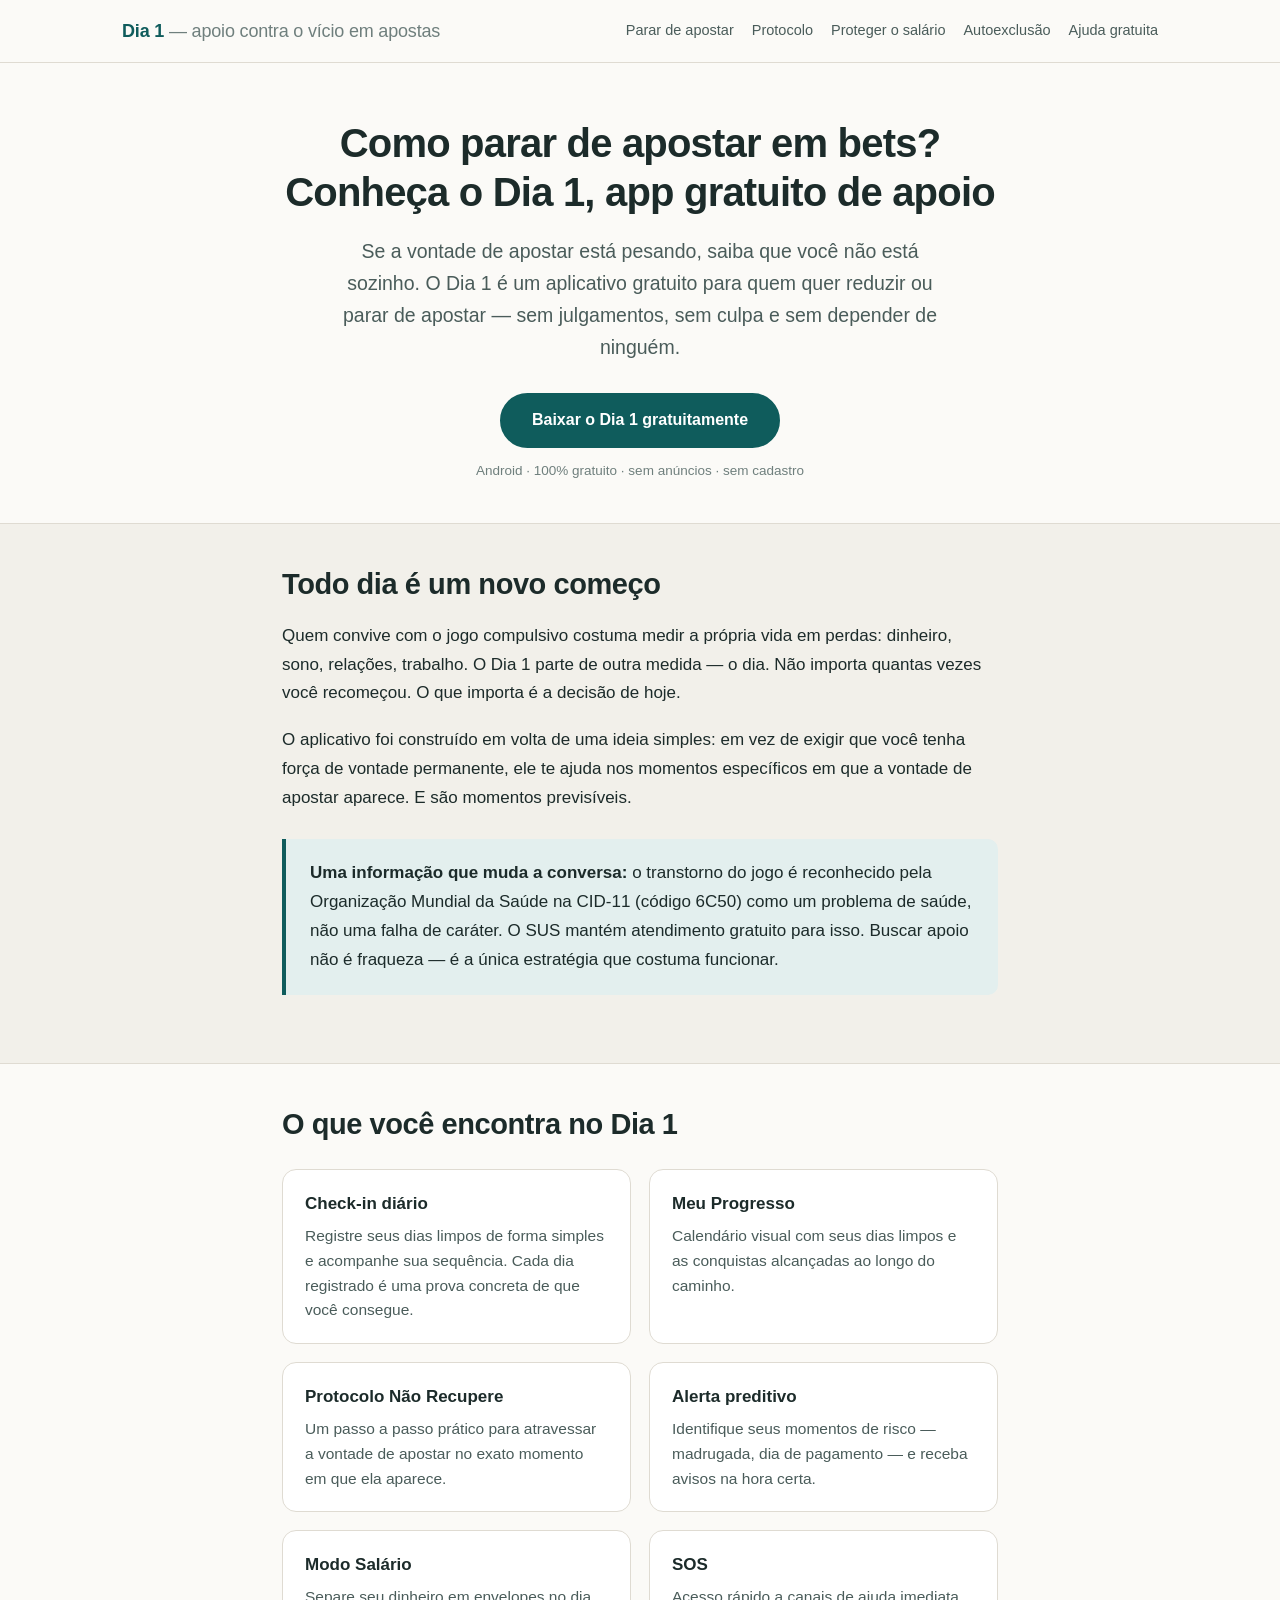
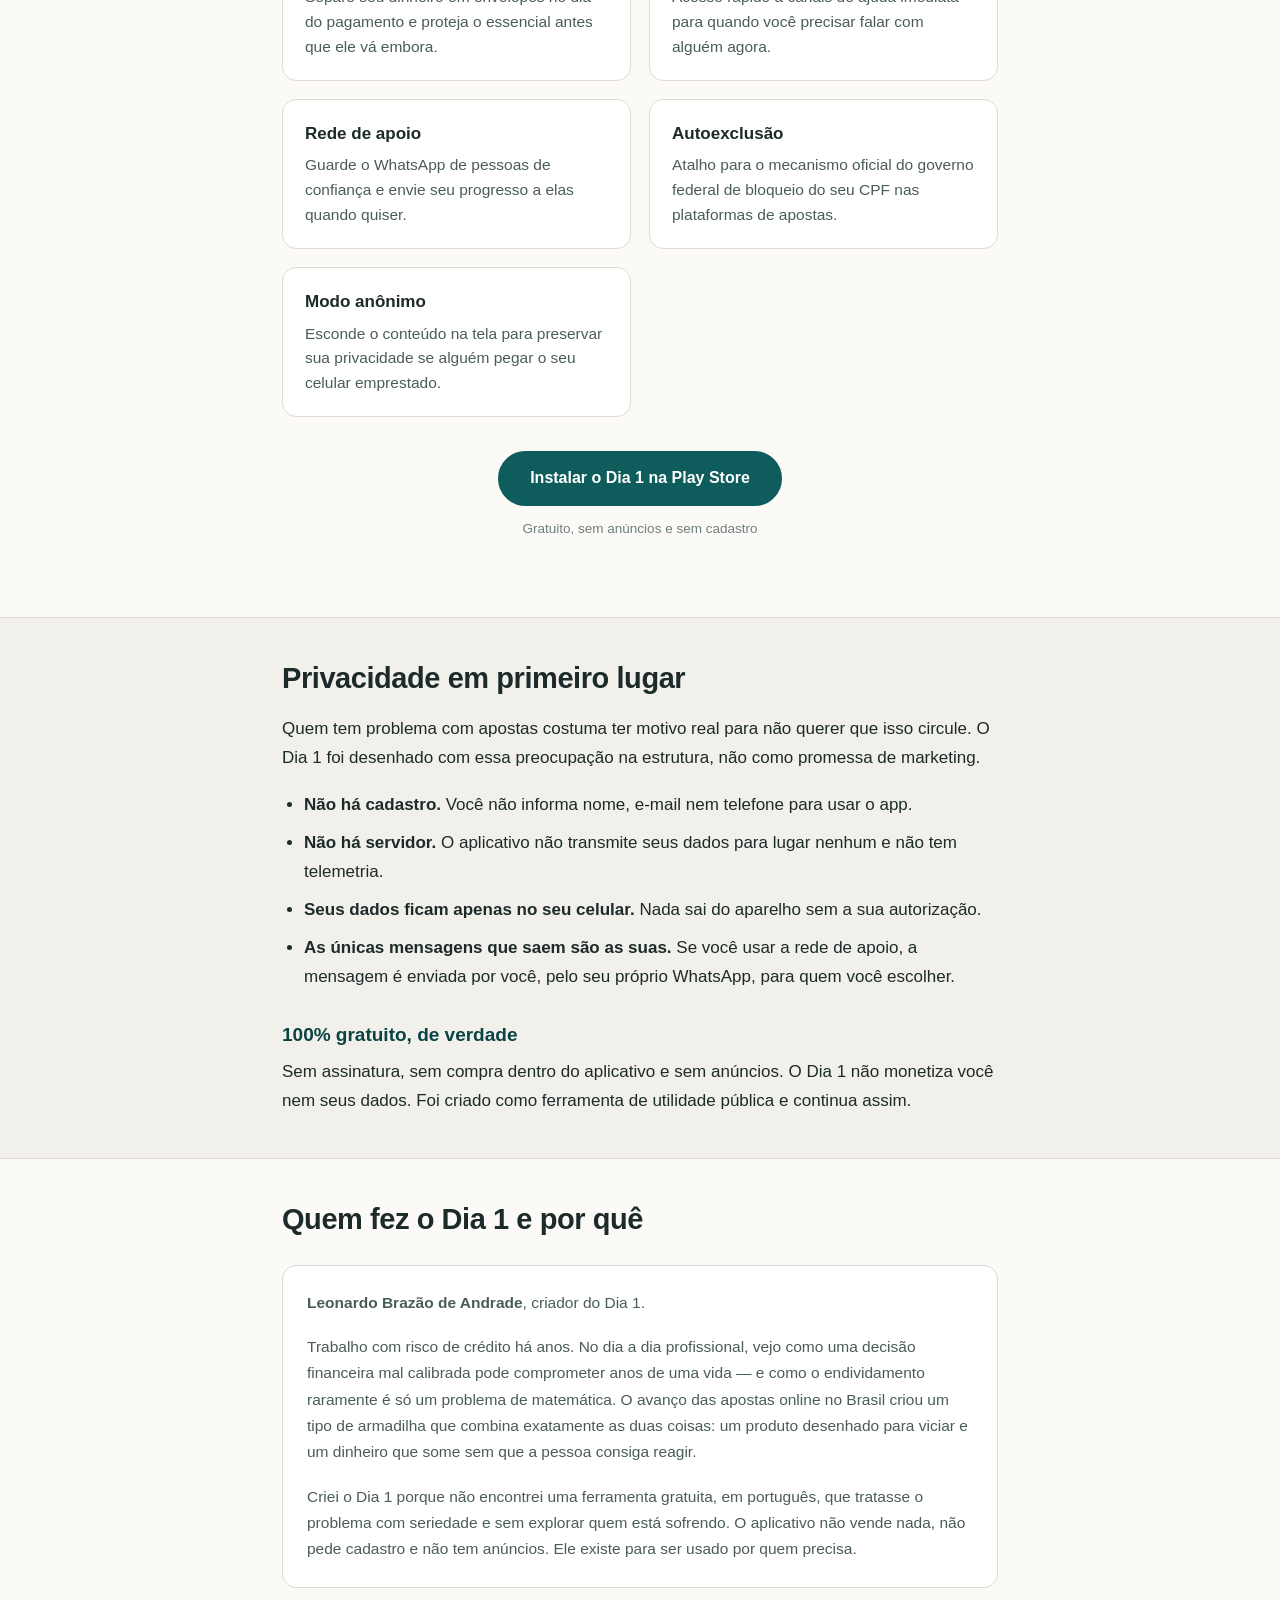
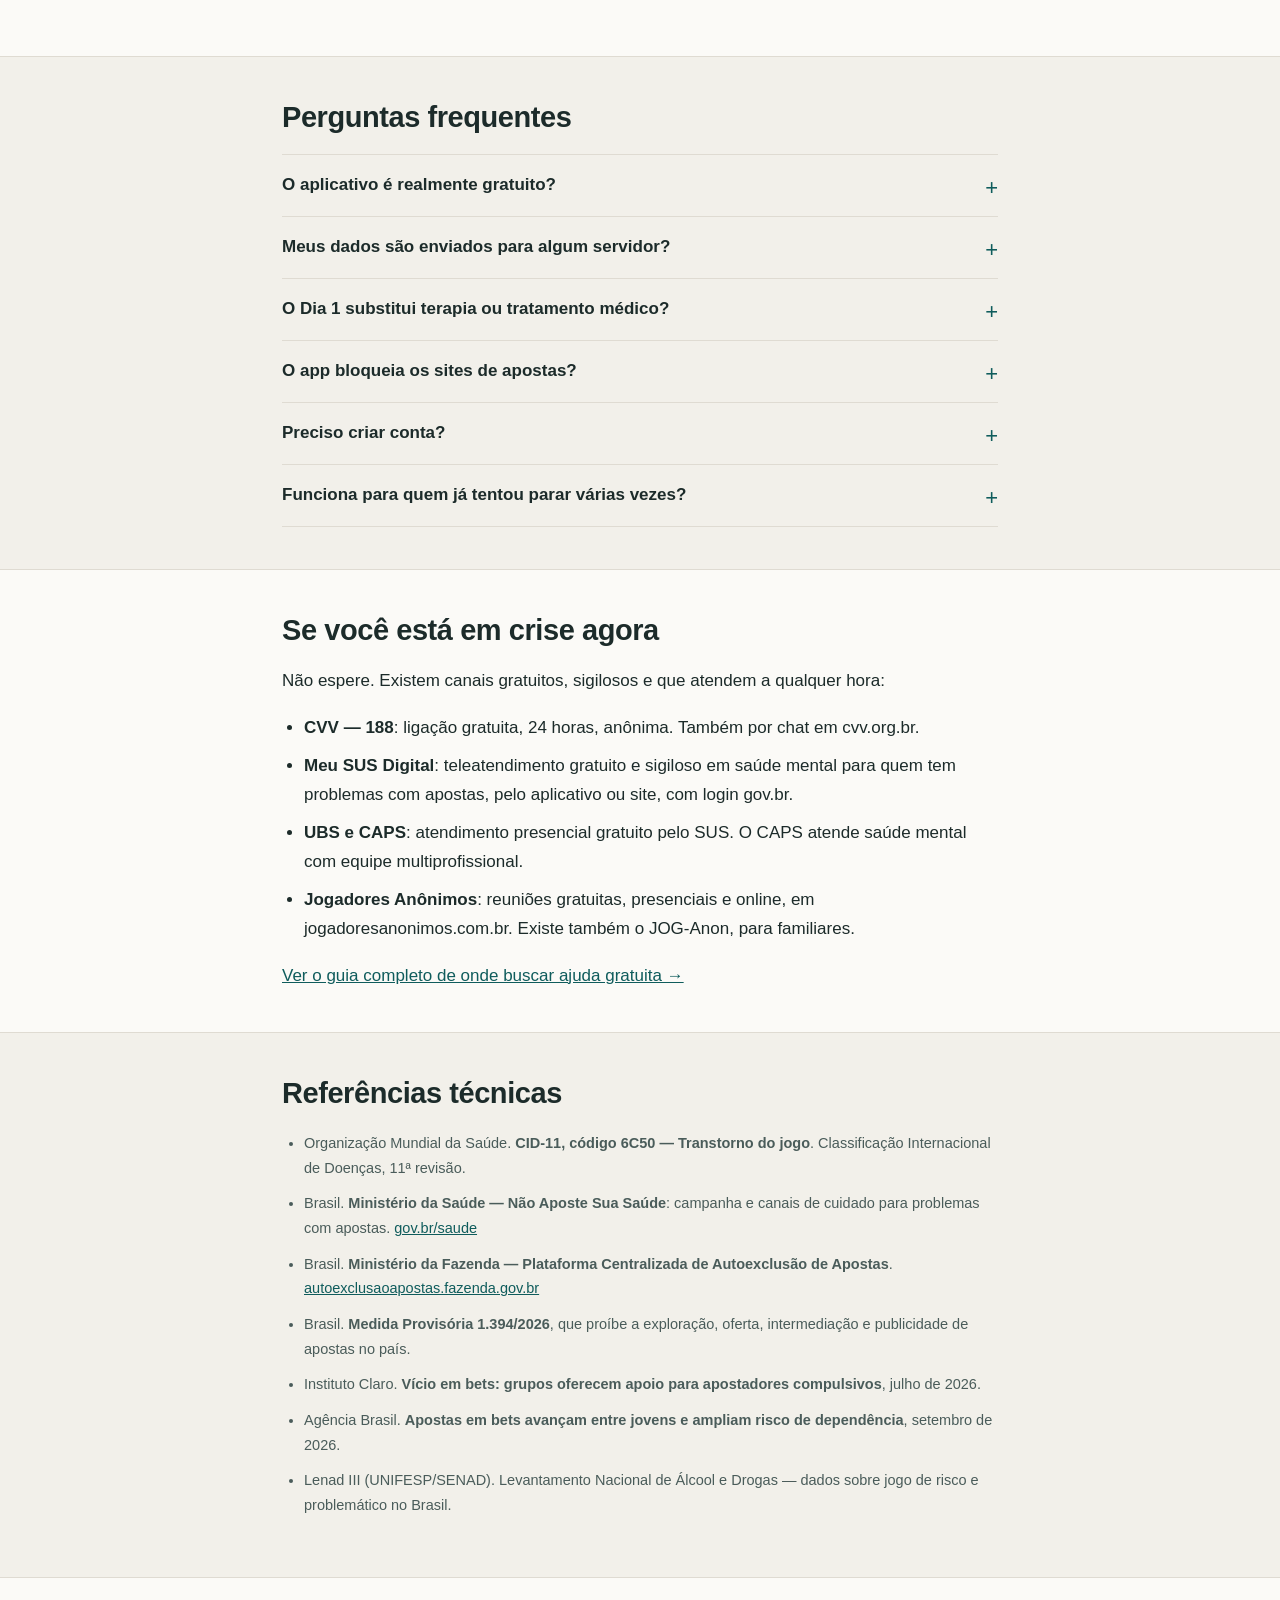
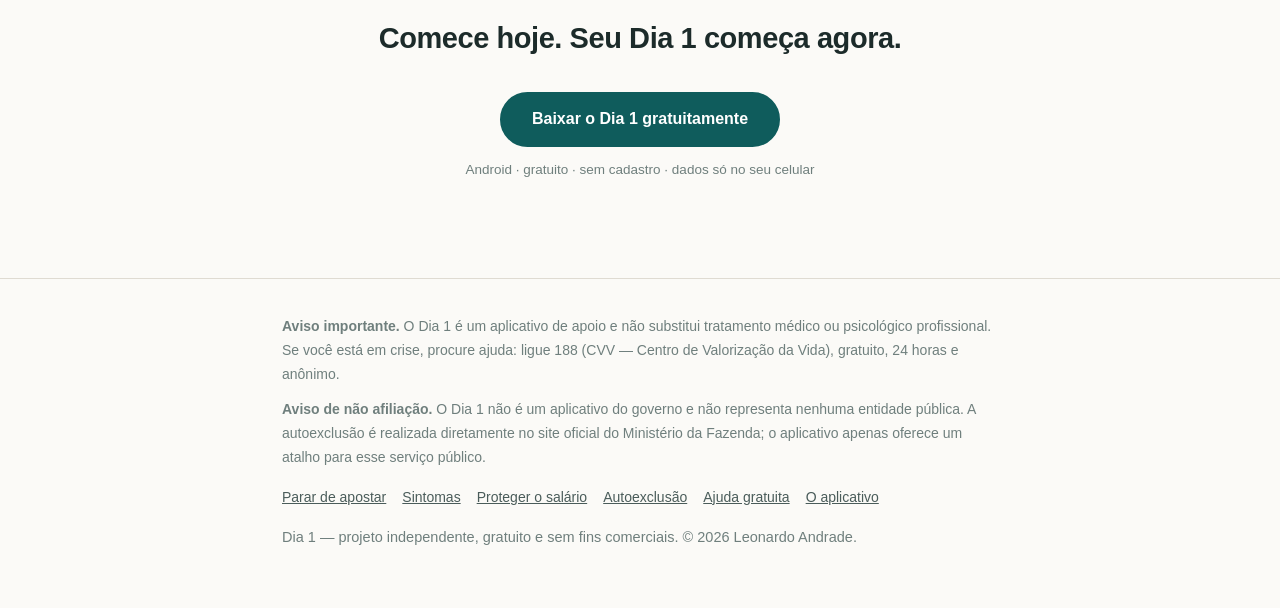
<file: index.html>
<!DOCTYPE html>
<html lang="pt-BR">
<head>
<meta charset="utf-8">
<meta name="viewport" content="width=device-width, initial-scale=1">
<title>Dia 1 — App gratuito para parar de apostar e reduzir o vício em bets</title>
<meta name="description" content="O Dia 1 é um app gratuito de apoio para quem quer reduzir ou parar de apostar. Registre seus dias limpos, proteja seu salário e receba apoio. Sem anúncios, sem cadastro, dados só no seu celular.">
<link rel="canonical" href="https://leoandradefr.github.io/dia1/">
<meta name="robots" content="index, follow">
<meta name="author" content="Leonardo Andrade">
<meta name="theme-color" content="#0f5c5c">

<meta property="og:type" content="website">
<meta property="og:locale" content="pt_BR">
<meta property="og:site_name" content="Dia 1">
<meta property="og:title" content="Dia 1 — App gratuito para parar de apostar e reduzir o vício em bets">
<meta property="og:description" content="App gratuito de apoio para quem quer reduzir ou parar de apostar. Sem anúncios, sem cadastro, dados só no seu celular.">
<meta property="og:url" content="https://leoandradefr.github.io/dia1/">
<meta name="twitter:card" content="summary_large_image">
<meta name="twitter:title" content="Dia 1 — App gratuito para parar de apostar">
<meta name="twitter:description" content="App gratuito de apoio para quem quer reduzir ou parar de apostar. Sem anúncios, sem cadastro, dados só no seu celular.">

<link rel="stylesheet" href="style.css">

<script type="application/ld+json">
{
  "@context": "https://schema.org",
  "@type": "SoftwareApplication",
  "name": "Dia 1",
  "alternateName": "Dia 1 - Reduza o Vício em Bets",
  "applicationCategory": "LifestyleApplication",
  "applicationSubCategory": "Saúde mental e apoio à dependência",
  "operatingSystem": "Android",
  "description": "Aplicativo gratuito de apoio para quem quer reduzir ou parar de apostar. Check-in diário de dias limpos, protocolo para momentos de fissura, alerta preditivo de risco, organização financeira do salário e acesso a canais de ajuda.",
  "url": "https://leoandradefr.github.io/dia1/",
  "installUrl": "https://play.google.com/store/apps/details?id=br.com.leonardo_andrade.dia1&hl=pt_BR",
  "inLanguage": "pt-BR",
  "isAccessibleForFree": true,
  "offers": {
    "@type": "Offer",
    "price": "0",
    "priceCurrency": "BRL"
  },
  "author": {
    "@type": "Person",
    "name": "Leonardo Brazão de Andrade"
  },
  "publisher": {
    "@type": "Organization",
    "name": "Dia 1"
  }
}
</script>
<script type="application/ld+json">
{
  "@context": "https://schema.org",
  "@type": "FAQPage",
  "mainEntity": [
    {
      "@type": "Question",
      "name": "O aplicativo Dia 1 é realmente gratuito?",
      "acceptedAnswer": {
        "@type": "Answer",
        "text": "Sim. O Dia 1 é totalmente gratuito: não tem assinatura, não tem compra dentro do app e não exibe anúncios. Ele foi criado como ferramenta de apoio e continua gratuito para todo mundo."
      }
    },
    {
      "@type": "Question",
      "name": "O Dia 1 coleta ou envia meus dados para algum servidor?",
      "acceptedAnswer": {
        "@type": "Answer",
        "text": "Não. O aplicativo não tem servidor e não transmite seus dados. Todas as informações ficam armazenadas apenas no seu celular. Não existe cadastro obrigatório. As únicas mensagens que podem sair do aparelho são aquelas que você mesmo escolhe enviar para pessoas de confiança, pelo seu próprio WhatsApp."
      }
    },
    {
      "@type": "Question",
      "name": "O Dia 1 substitui tratamento médico ou psicológico?",
      "acceptedAnswer": {
        "@type": "Answer",
        "text": "Não. O Dia 1 é uma ferramenta de apoio e não substitui acompanhamento profissional. Se você está em crise, ligue 188 para o CVV, que atende gratuitamente, 24 horas por dia, de forma anônima. O SUS também oferece atendimento gratuito nas UBS e nos CAPS."
      }
    },
    {
      "@type": "Question",
      "name": "O Dia 1 bloqueia os sites de apostas no meu celular?",
      "acceptedAnswer": {
        "@type": "Answer",
        "text": "O Dia 1 não é um bloqueador de sites. Ele oferece um atalho facilitado para a Plataforma Centralizada de Autoexclusão do Ministério da Fazenda, serviço oficial do governo federal em que você solicita o bloqueio do seu CPF nas plataformas de apostas autorizadas. O bloqueio é feito diretamente no site oficial do governo."
      }
    },
    {
      "@type": "Question",
      "name": "Preciso criar conta ou fazer login para usar o aplicativo?",
      "acceptedAnswer": {
        "@type": "Answer",
        "text": "Não. O Dia 1 não exige cadastro nem login. Você instala e começa a usar. Existe um modo anônimo que esconde o conteúdo da tela para preservar sua privacidade caso outra pessoa use o seu celular."
      }
    }
  ]
}
</script>
</head>
<body>

<a class="skip-link" href="#conteudo">Ir para o conteúdo</a>

<header class="site">
  <div class="wrap-wide">
    <a class="brand" href="index.html">Dia 1 <span>— apoio contra o vício em apostas</span></a>
    <nav class="site">
      <a href="como-parar-de-apostar.html">Parar de apostar</a>
      <a href="protocolo-nao-recupere.html">Protocolo</a>
      <a href="proteger-salario-de-apostas.html">Proteger o salário</a>
      <a href="autoexclusao-apostas.html">Autoexclusão</a>
      <a href="onde-buscar-ajuda-gratuita.html">Ajuda gratuita</a>
    </nav>
  </div>
</header>

<main id="conteudo">

  <div class="wrap">
    <div class="hero">
      <h1>Como parar de apostar em bets? Conheça o Dia 1, app gratuito de apoio</h1>
      <p class="lead">Se a vontade de apostar está pesando, saiba que você não está sozinho. O Dia 1 é um aplicativo gratuito para quem quer reduzir ou parar de apostar — sem julgamentos, sem culpa e sem depender de ninguém.</p>
      <a class="btn" href="https://play.google.com/store/apps/details?id=br.com.leonardo_andrade.dia1&amp;hl=pt_BR">Baixar o Dia 1 gratuitamente</a>
      <span class="btn-note">Android · 100% gratuito · sem anúncios · sem cadastro</span>
    </div>
  </div>

  <section class="alt">
    <div class="wrap">
      <h2>Todo dia é um novo começo</h2>
      <p>Quem convive com o jogo compulsivo costuma medir a própria vida em perdas: dinheiro, sono, relações, trabalho. O Dia 1 parte de outra medida — o dia. Não importa quantas vezes você recomeçou. O que importa é a decisão de hoje.</p>
      <p>O aplicativo foi construído em volta de uma ideia simples: em vez de exigir que você tenha força de vontade permanente, ele te ajuda nos momentos específicos em que a vontade de apostar aparece. E são momentos previsíveis.</p>
      <div class="callout">
        <p><strong>Uma informação que muda a conversa:</strong> o transtorno do jogo é reconhecido pela Organização Mundial da Saúde na CID-11 (código 6C50) como um problema de saúde, não uma falha de caráter. O SUS mantém atendimento gratuito para isso. Buscar apoio não é fraqueza — é a única estratégia que costuma funcionar.</p>
      </div>
    </div>
  </section>

  <section>
    <div class="wrap">
      <h2>O que você encontra no Dia 1</h2>
      <div class="cards">
        <div class="card">
          <h3>Check-in diário</h3>
          <p>Registre seus dias limpos de forma simples e acompanhe sua sequência. Cada dia registrado é uma prova concreta de que você consegue.</p>
        </div>
        <div class="card">
          <h3>Meu Progresso</h3>
          <p>Calendário visual com seus dias limpos e as conquistas alcançadas ao longo do caminho.</p>
        </div>
        <div class="card">
          <h3>Protocolo Não Recupere</h3>
          <p>Um passo a passo prático para atravessar a vontade de apostar no exato momento em que ela aparece.</p>
        </div>
        <div class="card">
          <h3>Alerta preditivo</h3>
          <p>Identifique seus momentos de risco — madrugada, dia de pagamento — e receba avisos na hora certa.</p>
        </div>
        <div class="card">
          <h3>Modo Salário</h3>
          <p>Separe seu dinheiro em envelopes no dia do pagamento e proteja o essencial antes que ele vá embora.</p>
        </div>
        <div class="card">
          <h3>SOS</h3>
          <p>Acesso rápido a canais de ajuda imediata para quando você precisar falar com alguém agora.</p>
        </div>
        <div class="card">
          <h3>Rede de apoio</h3>
          <p>Guarde o WhatsApp de pessoas de confiança e envie seu progresso a elas quando quiser.</p>
        </div>
        <div class="card">
          <h3>Autoexclusão</h3>
          <p>Atalho para o mecanismo oficial do governo federal de bloqueio do seu CPF nas plataformas de apostas.</p>
        </div>
        <div class="card">
          <h3>Modo anônimo</h3>
          <p>Esconde o conteúdo na tela para preservar sua privacidade se alguém pegar o seu celular emprestado.</p>
        </div>
      </div>
      <div class="btn-row">
        <a class="btn" href="https://play.google.com/store/apps/details?id=br.com.leonardo_andrade.dia1&amp;hl=pt_BR">Instalar o Dia 1 na Play Store</a>
        <span class="btn-note">Gratuito, sem anúncios e sem cadastro</span>
      </div>
    </div>
  </section>

  <section class="alt">
    <div class="wrap">
      <h2>Privacidade em primeiro lugar</h2>
      <p>Quem tem problema com apostas costuma ter motivo real para não querer que isso circule. O Dia 1 foi desenhado com essa preocupação na estrutura, não como promessa de marketing.</p>
      <ul>
        <li><strong>Não há cadastro.</strong> Você não informa nome, e-mail nem telefone para usar o app.</li>
        <li><strong>Não há servidor.</strong> O aplicativo não transmite seus dados para lugar nenhum e não tem telemetria.</li>
        <li><strong>Seus dados ficam apenas no seu celular.</strong> Nada sai do aparelho sem a sua autorização.</li>
        <li><strong>As únicas mensagens que saem são as suas.</strong> Se você usar a rede de apoio, a mensagem é enviada por você, pelo seu próprio WhatsApp, para quem você escolher.</li>
      </ul>
      <h3>100% gratuito, de verdade</h3>
      <p>Sem assinatura, sem compra dentro do aplicativo e sem anúncios. O Dia 1 não monetiza você nem seus dados. Foi criado como ferramenta de utilidade pública e continua assim.</p>
    </div>
  </section>

  <section>
    <div class="wrap">
      <h2>Quem fez o Dia 1 e por quê</h2>
      <div class="author">
        <div class="author-text">
          <p><strong>Leonardo Brazão de Andrade</strong>, criador do Dia 1.</p>
          <p>Trabalho com risco de crédito há anos. No dia a dia profissional, vejo como uma decisão financeira mal calibrada pode comprometer anos de uma vida — e como o endividamento raramente é só um problema de matemática. O avanço das apostas online no Brasil criou um tipo de armadilha que combina exatamente as duas coisas: um produto desenhado para viciar e um dinheiro que some sem que a pessoa consiga reagir.</p>
          <p>Criei o Dia 1 porque não encontrei uma ferramenta gratuita, em português, que tratasse o problema com seriedade e sem explorar quem está sofrendo. O aplicativo não vende nada, não pede cadastro e não tem anúncios. Ele existe para ser usado por quem precisa.</p>
        </div>
      </div>
    </div>
  </section>

  <section class="alt">
    <div class="wrap">
      <h2>Perguntas frequentes</h2>
      <div class="faq">
        <details>
          <summary>O aplicativo é realmente gratuito?</summary>
          <p>Sim. Não existe assinatura, compra dentro do app ou anúncio. O Dia 1 é gratuito para todo mundo e continua assim.</p>
        </details>
        <details>
          <summary>Meus dados são enviados para algum servidor?</summary>
          <p>Não. O app não tem servidor e não transmite dados. Tudo fica no seu celular. As únicas mensagens que podem sair do aparelho são as que você mesmo envia para pessoas de confiança, pelo seu WhatsApp.</p>
        </details>
        <details>
          <summary>O Dia 1 substitui terapia ou tratamento médico?</summary>
          <p>Não. Ele é uma ferramenta de apoio e não substitui acompanhamento profissional. Se você está em crise, ligue 188 (CVV), gratuito e 24 horas. Para tratamento, procure uma UBS ou um CAPS — o atendimento é gratuito pelo SUS.</p>
        </details>
        <details>
          <summary>O app bloqueia os sites de apostas?</summary>
          <p>O bloqueio é feito pela Plataforma Centralizada de Autoexclusão do Ministério da Fazenda, um serviço oficial do governo federal. O Dia 1 apenas oferece um atalho para esse serviço. O bloqueio em si é solicitado no site do governo.</p>
        </details>
        <details>
          <summary>Preciso criar conta?</summary>
          <p>Não. O app não exige cadastro nem login. Existe um modo anônimo que esconde o conteúdo da tela caso alguém use seu celular.</p>
        </details>
        <details>
          <summary>Funciona para quem já tentou parar várias vezes?</summary>
          <p>Funciona justamente para isso. O app foi construído em torno do recomeço: o contador zera, mas o histórico fica. A proposta não é nunca falhar — é voltar mais rápido.</p>
        </details>
      </div>
    </div>
  </section>

  <section>
    <div class="wrap">
      <h2>Se você está em crise agora</h2>
      <p>Não espere. Existem canais gratuitos, sigilosos e que atendem a qualquer hora:</p>
      <ul>
        <li><strong>CVV — 188</strong>: ligação gratuita, 24 horas, anônima. Também por chat em cvv.org.br.</li>
        <li><strong>Meu SUS Digital</strong>: teleatendimento gratuito e sigiloso em saúde mental para quem tem problemas com apostas, pelo aplicativo ou site, com login gov.br.</li>
        <li><strong>UBS e CAPS</strong>: atendimento presencial gratuito pelo SUS. O CAPS atende saúde mental com equipe multiprofissional.</li>
        <li><strong>Jogadores Anônimos</strong>: reuniões gratuitas, presenciais e online, em jogadoresanonimos.com.br. Existe também o JOG-Anon, para familiares.</li>
      </ul>
      <p><a href="onde-buscar-ajuda-gratuita.html">Ver o guia completo de onde buscar ajuda gratuita →</a></p>
    </div>
  </section>

  <section class="alt">
    <div class="wrap">
      <h2>Referências técnicas</h2>
      <ul class="refs">
        <li>Organização Mundial da Saúde. <strong>CID-11, código 6C50 — Transtorno do jogo</strong>. Classificação Internacional de Doenças, 11ª revisão.</li>
        <li>Brasil. <strong>Ministério da Saúde — Não Aposte Sua Saúde</strong>: campanha e canais de cuidado para problemas com apostas. <a href="https://www.gov.br/saude/pt-br/assuntos/saude-de-a-a-z/s/saude-mental/nao-aposte-sua-saude" rel="noopener">gov.br/saude</a></li>
        <li>Brasil. <strong>Ministério da Fazenda — Plataforma Centralizada de Autoexclusão de Apostas</strong>. <a href="https://autoexclusaoapostas.fazenda.gov.br/" rel="noopener">autoexclusaoapostas.fazenda.gov.br</a></li>
        <li>Brasil. <strong>Medida Provisória 1.394/2026</strong>, que proíbe a exploração, oferta, intermediação e publicidade de apostas no país.</li>
        <li>Instituto Claro. <strong>Vício em bets: grupos oferecem apoio para apostadores compulsivos</strong>, julho de 2026.</li>
        <li>Agência Brasil. <strong>Apostas em bets avançam entre jovens e ampliam risco de dependência</strong>, setembro de 2026.</li>
        <li>Lenad III (UNIFESP/SENAD). Levantamento Nacional de Álcool e Drogas — dados sobre jogo de risco e problemático no Brasil.</li>
      </ul>
    </div>
  </section>

  <section>
    <div class="wrap center">
      <h2>Comece hoje. Seu Dia 1 começa agora.</h2>
      <div class="btn-row">
        <a class="btn" href="https://play.google.com/store/apps/details?id=br.com.leonardo_andrade.dia1&amp;hl=pt_BR">Baixar o Dia 1 gratuitamente</a>
        <span class="btn-note">Android · gratuito · sem cadastro · dados só no seu celular</span>
      </div>
    </div>
  </section>

</main>

<footer class="site">
  <div class="wrap">
    <p><strong>Aviso importante.</strong> O Dia 1 é um aplicativo de apoio e não substitui tratamento médico ou psicológico profissional. Se você está em crise, procure ajuda: ligue 188 (CVV — Centro de Valorização da Vida), gratuito, 24 horas e anônimo.</p>
    <p><strong>Aviso de não afiliação.</strong> O Dia 1 não é um aplicativo do governo e não representa nenhuma entidade pública. A autoexclusão é realizada diretamente no site oficial do Ministério da Fazenda; o aplicativo apenas oferece um atalho para esse serviço público.</p>
    <div class="foot-links">
      <a href="como-parar-de-apostar.html">Parar de apostar</a>
      <a href="vicio-em-bets-sintomas.html">Sintomas</a>
      <a href="proteger-salario-de-apostas.html">Proteger o salário</a>
      <a href="autoexclusao-apostas.html">Autoexclusão</a>
      <a href="onde-buscar-ajuda-gratuita.html">Ajuda gratuita</a>
      <a href="app.html">O aplicativo</a>
    </div>
    <p class="small">Dia 1 — projeto independente, gratuito e sem fins comerciais. © 2026 Leonardo Andrade.</p>
  </div>
</footer>

</body>
</html>
</file>
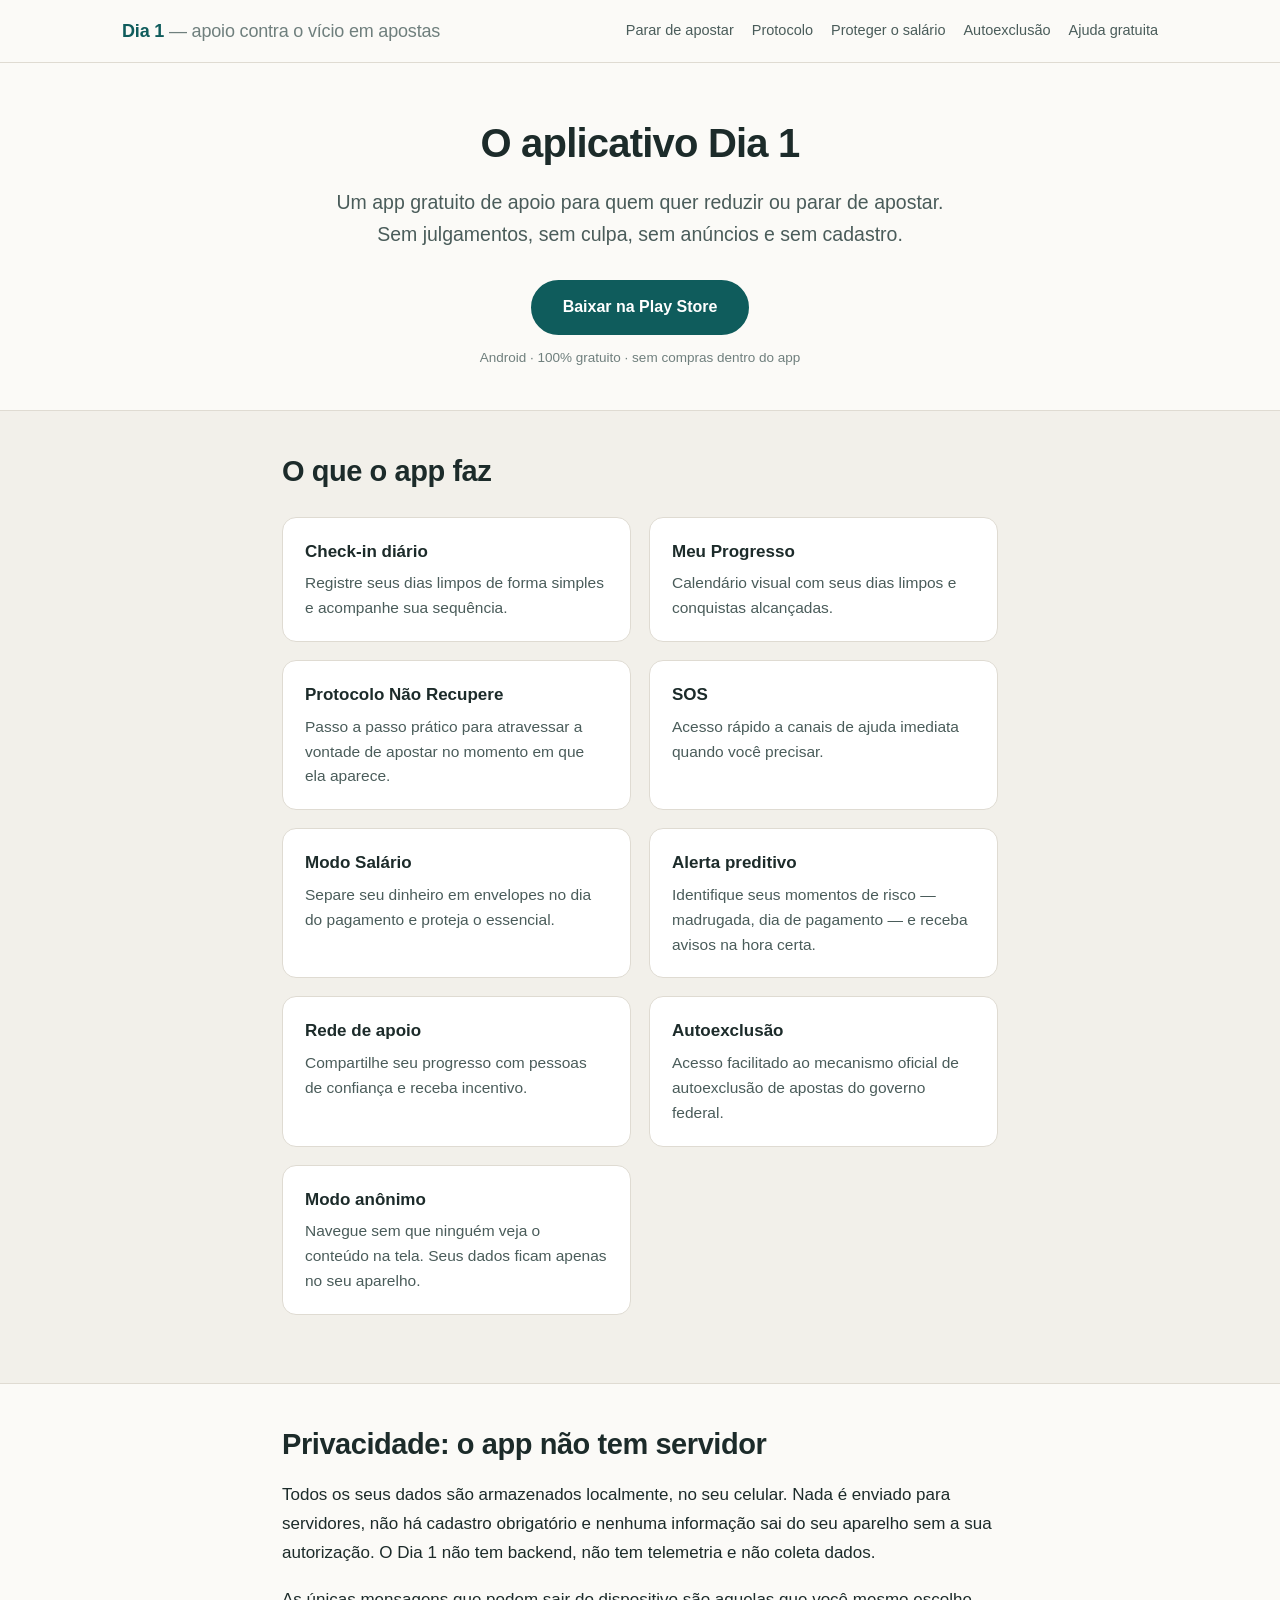
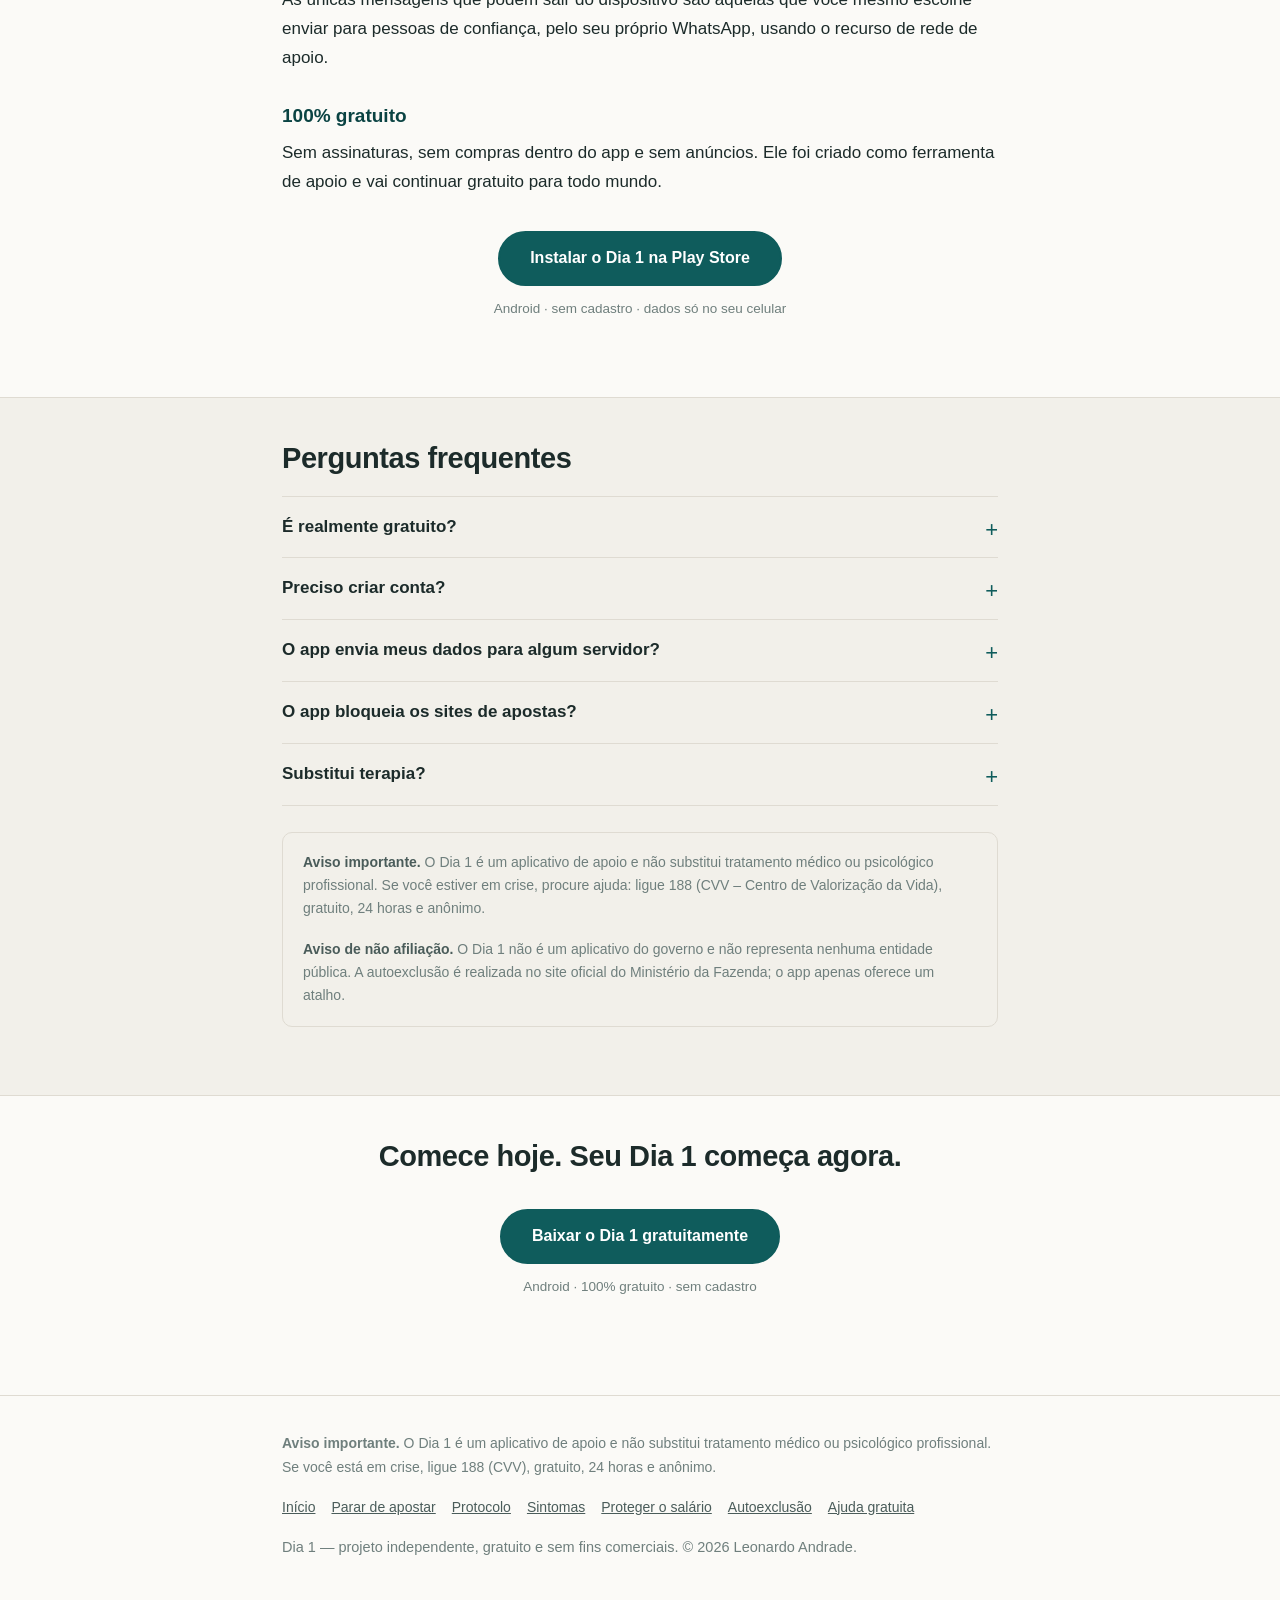
<file: app.html>
<!DOCTYPE html>
<html lang="pt-BR">
<head>
<meta charset="utf-8">
<meta name="viewport" content="width=device-width, initial-scale=1">
<title>O aplicativo Dia 1: gratuito, sem anúncios e sem cadastro</title>
<meta name="description" content="Conheça o Dia 1: app gratuito de apoio para quem quer reduzir ou parar de apostar. Check-in de dias limpos, protocolo para fissura, alerta preditivo, Modo Salário e modo anônimo. Dados só no seu celular.">
<link rel="canonical" href="https://leoandradefr.github.io/dia1/app.html">
<meta name="robots" content="index, follow">
<meta name="author" content="Leonardo Andrade">
<meta name="theme-color" content="#0f5c5c">
<meta property="og:type" content="website">
<meta property="og:locale" content="pt_BR">
<meta property="og:site_name" content="Dia 1">
<meta property="og:title" content="O aplicativo Dia 1: gratuito, sem anúncios e sem cadastro">
<meta property="og:description" content="App gratuito de apoio para quem quer reduzir ou parar de apostar. Dados só no seu celular.">
<meta property="og:url" content="https://leoandradefr.github.io/dia1/app.html">
<meta name="twitter:card" content="summary_large_image">
<link rel="stylesheet" href="style.css">
<script type="application/ld+json">
{
  "@context": "https://schema.org",
  "@type": "SoftwareApplication",
  "name": "Dia 1",
  "alternateName": "Dia 1 - Reduza o Vício em Bets",
  "applicationCategory": "LifestyleApplication",
  "applicationSubCategory": "Saúde mental e apoio à dependência",
  "operatingSystem": "Android",
  "description": "Aplicativo gratuito de apoio para quem quer reduzir ou parar de apostar. Check-in diário, protocolo para momentos de fissura, alerta preditivo, organização financeira e acesso a canais de ajuda.",
  "url": "https://leoandradefr.github.io/dia1/app.html",
  "installUrl": "https://play.google.com/store/apps/details?id=br.com.leonardo_andrade.dia1&hl=pt_BR",
  "inLanguage": "pt-BR",
  "isAccessibleForFree": true,
  "offers": {"@type": "Offer", "price": "0", "priceCurrency": "BRL"},
  "author": {"@type": "Person", "name": "Leonardo Brazão de Andrade"},
  "publisher": {"@type": "Organization", "name": "Dia 1"}
}
</script>
</head>
<body>
<a class="skip-link" href="#conteudo">Ir para o conteúdo</a>
<header class="site">
  <div class="wrap-wide">
    <a class="brand" href="index.html">Dia 1 <span>— apoio contra o vício em apostas</span></a>
    <nav class="site">
      <a href="como-parar-de-apostar.html">Parar de apostar</a>
      <a href="protocolo-nao-recupere.html">Protocolo</a>
      <a href="proteger-salario-de-apostas.html">Proteger o salário</a>
      <a href="autoexclusao-apostas.html">Autoexclusão</a>
      <a href="onde-buscar-ajuda-gratuita.html">Ajuda gratuita</a>
    </nav>
  </div>
</header>

<main id="conteudo">
  <div class="wrap">
    <div class="hero">
      <h1>O aplicativo Dia 1</h1>
      <p class="lead">Um app gratuito de apoio para quem quer reduzir ou parar de apostar. Sem julgamentos, sem culpa, sem anúncios e sem cadastro.</p>
      <a class="btn" href="https://play.google.com/store/apps/details?id=br.com.leonardo_andrade.dia1&amp;hl=pt_BR">Baixar na Play Store</a>
      <span class="btn-note">Android · 100% gratuito · sem compras dentro do app</span>
    </div>
  </div>

  <section class="alt">
    <div class="wrap">
      <h2>O que o app faz</h2>
      <div class="cards">
        <div class="card">
          <h3>Check-in diário</h3>
          <p>Registre seus dias limpos de forma simples e acompanhe sua sequência.</p>
        </div>
        <div class="card">
          <h3>Meu Progresso</h3>
          <p>Calendário visual com seus dias limpos e conquistas alcançadas.</p>
        </div>
        <div class="card">
          <h3>Protocolo Não Recupere</h3>
          <p>Passo a passo prático para atravessar a vontade de apostar no momento em que ela aparece.</p>
        </div>
        <div class="card">
          <h3>SOS</h3>
          <p>Acesso rápido a canais de ajuda imediata quando você precisar.</p>
        </div>
        <div class="card">
          <h3>Modo Salário</h3>
          <p>Separe seu dinheiro em envelopes no dia do pagamento e proteja o essencial.</p>
        </div>
        <div class="card">
          <h3>Alerta preditivo</h3>
          <p>Identifique seus momentos de risco — madrugada, dia de pagamento — e receba avisos na hora certa.</p>
        </div>
        <div class="card">
          <h3>Rede de apoio</h3>
          <p>Compartilhe seu progresso com pessoas de confiança e receba incentivo.</p>
        </div>
        <div class="card">
          <h3>Autoexclusão</h3>
          <p>Acesso facilitado ao mecanismo oficial de autoexclusão de apostas do governo federal.</p>
        </div>
        <div class="card">
          <h3>Modo anônimo</h3>
          <p>Navegue sem que ninguém veja o conteúdo na tela. Seus dados ficam apenas no seu aparelho.</p>
        </div>
      </div>
    </div>
  </section>

  <section>
    <div class="wrap">
      <h2>Privacidade: o app não tem servidor</h2>
      <p>Todos os seus dados são armazenados localmente, no seu celular. Nada é enviado para servidores, não há cadastro obrigatório e nenhuma informação sai do seu aparelho sem a sua autorização. O Dia 1 não tem backend, não tem telemetria e não coleta dados.</p>
      <p>As únicas mensagens que podem sair do dispositivo são aquelas que você mesmo escolhe enviar para pessoas de confiança, pelo seu próprio WhatsApp, usando o recurso de rede de apoio.</p>
      <h3>100% gratuito</h3>
      <p>Sem assinaturas, sem compras dentro do app e sem anúncios. Ele foi criado como ferramenta de apoio e vai continuar gratuito para todo mundo.</p>
      <div class="btn-row">
        <a class="btn" href="https://play.google.com/store/apps/details?id=br.com.leonardo_andrade.dia1&amp;hl=pt_BR">Instalar o Dia 1 na Play Store</a>
        <span class="btn-note">Android · sem cadastro · dados só no seu celular</span>
      </div>
    </div>
  </section>

  <section class="alt">
    <div class="wrap">
      <h2>Perguntas frequentes</h2>
      <div class="faq">
        <details>
          <summary>É realmente gratuito?</summary>
          <p>Sim. Não há assinatura, compra dentro do app ou anúncio. O Dia 1 é gratuito para todo mundo.</p>
        </details>
        <details>
          <summary>Preciso criar conta?</summary>
          <p>Não. O app não exige cadastro nem login. Você instala e começa a usar.</p>
        </details>
        <details>
          <summary>O app envia meus dados para algum servidor?</summary>
          <p>Não. Não existe servidor. Tudo fica no seu celular. As únicas mensagens que saem do aparelho são as que você mesmo envia pelo seu WhatsApp.</p>
        </details>
        <details>
          <summary>O app bloqueia os sites de apostas?</summary>
          <p>Não. O bloqueio é feito pela Plataforma Centralizada de Autoexclusão do Ministério da Fazenda. O app apenas oferece um atalho para esse serviço oficial.</p>
        </details>
        <details>
          <summary>Substitui terapia?</summary>
          <p>Não. É uma ferramenta de apoio e não substitui acompanhamento médico ou psicológico. Em crise, ligue 188 (CVV).</p>
        </details>
      </div>
      <div class="notice">
        <p><strong>Aviso importante.</strong> O Dia 1 é um aplicativo de apoio e não substitui tratamento médico ou psicológico profissional. Se você estiver em crise, procure ajuda: ligue 188 (CVV – Centro de Valorização da Vida), gratuito, 24 horas e anônimo.</p>
        <p><strong>Aviso de não afiliação.</strong> O Dia 1 não é um aplicativo do governo e não representa nenhuma entidade pública. A autoexclusão é realizada no site oficial do Ministério da Fazenda; o app apenas oferece um atalho.</p>
      </div>
    </div>
  </section>

  <section>
    <div class="wrap center">
      <h2>Comece hoje. Seu Dia 1 começa agora.</h2>
      <div class="btn-row">
        <a class="btn" href="https://play.google.com/store/apps/details?id=br.com.leonardo_andrade.dia1&amp;hl=pt_BR">Baixar o Dia 1 gratuitamente</a>
        <span class="btn-note">Android · 100% gratuito · sem cadastro</span>
      </div>
    </div>
  </section>
</main>

<footer class="site">
  <div class="wrap">
    <p><strong>Aviso importante.</strong> O Dia 1 é um aplicativo de apoio e não substitui tratamento médico ou psicológico profissional. Se você está em crise, ligue 188 (CVV), gratuito, 24 horas e anônimo.</p>
    <div class="foot-links">
      <a href="index.html">Início</a>
      <a href="como-parar-de-apostar.html">Parar de apostar</a>
      <a href="protocolo-nao-recupere.html">Protocolo</a>
      <a href="vicio-em-bets-sintomas.html">Sintomas</a>
      <a href="proteger-salario-de-apostas.html">Proteger o salário</a>
      <a href="autoexclusao-apostas.html">Autoexclusão</a>
      <a href="onde-buscar-ajuda-gratuita.html">Ajuda gratuita</a>
    </div>
    <p class="small">Dia 1 — projeto independente, gratuito e sem fins comerciais. © 2026 Leonardo Andrade.</p>
  </div>
</footer>
</body>
</html>
</file>
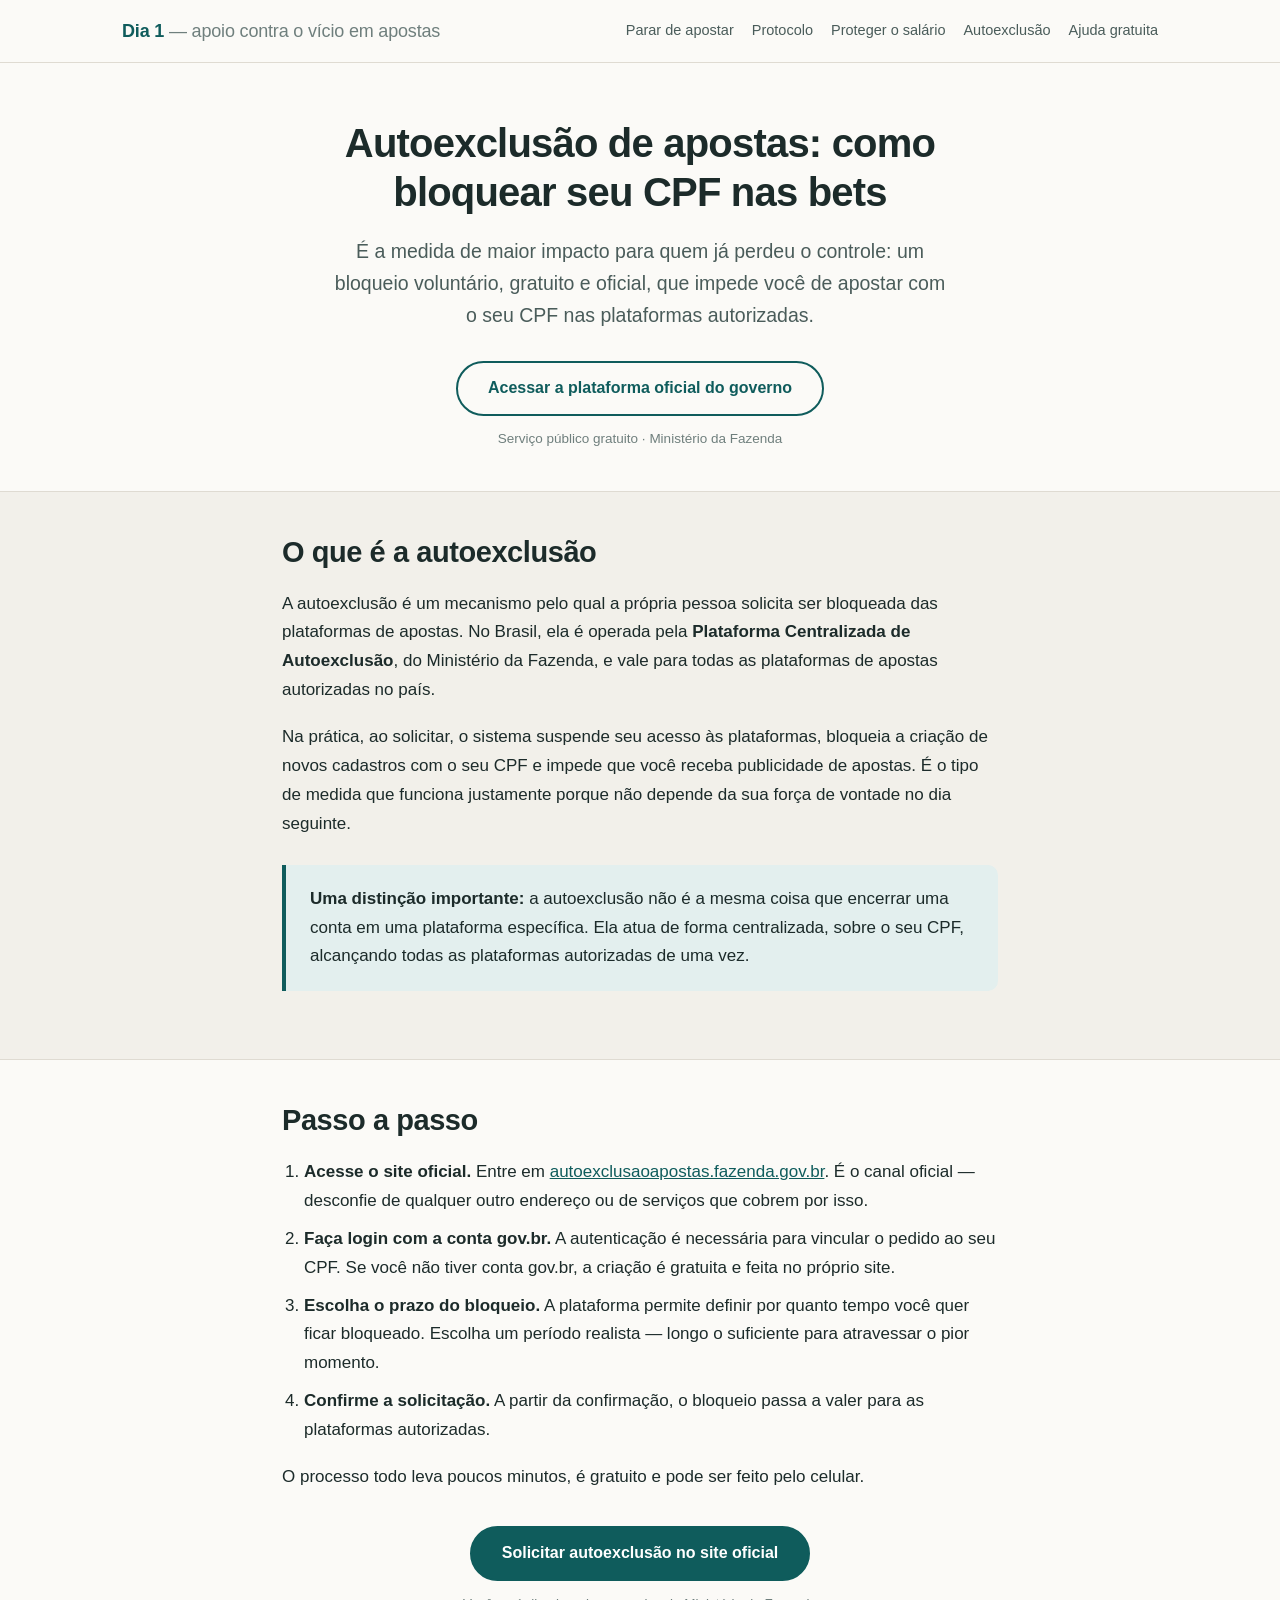
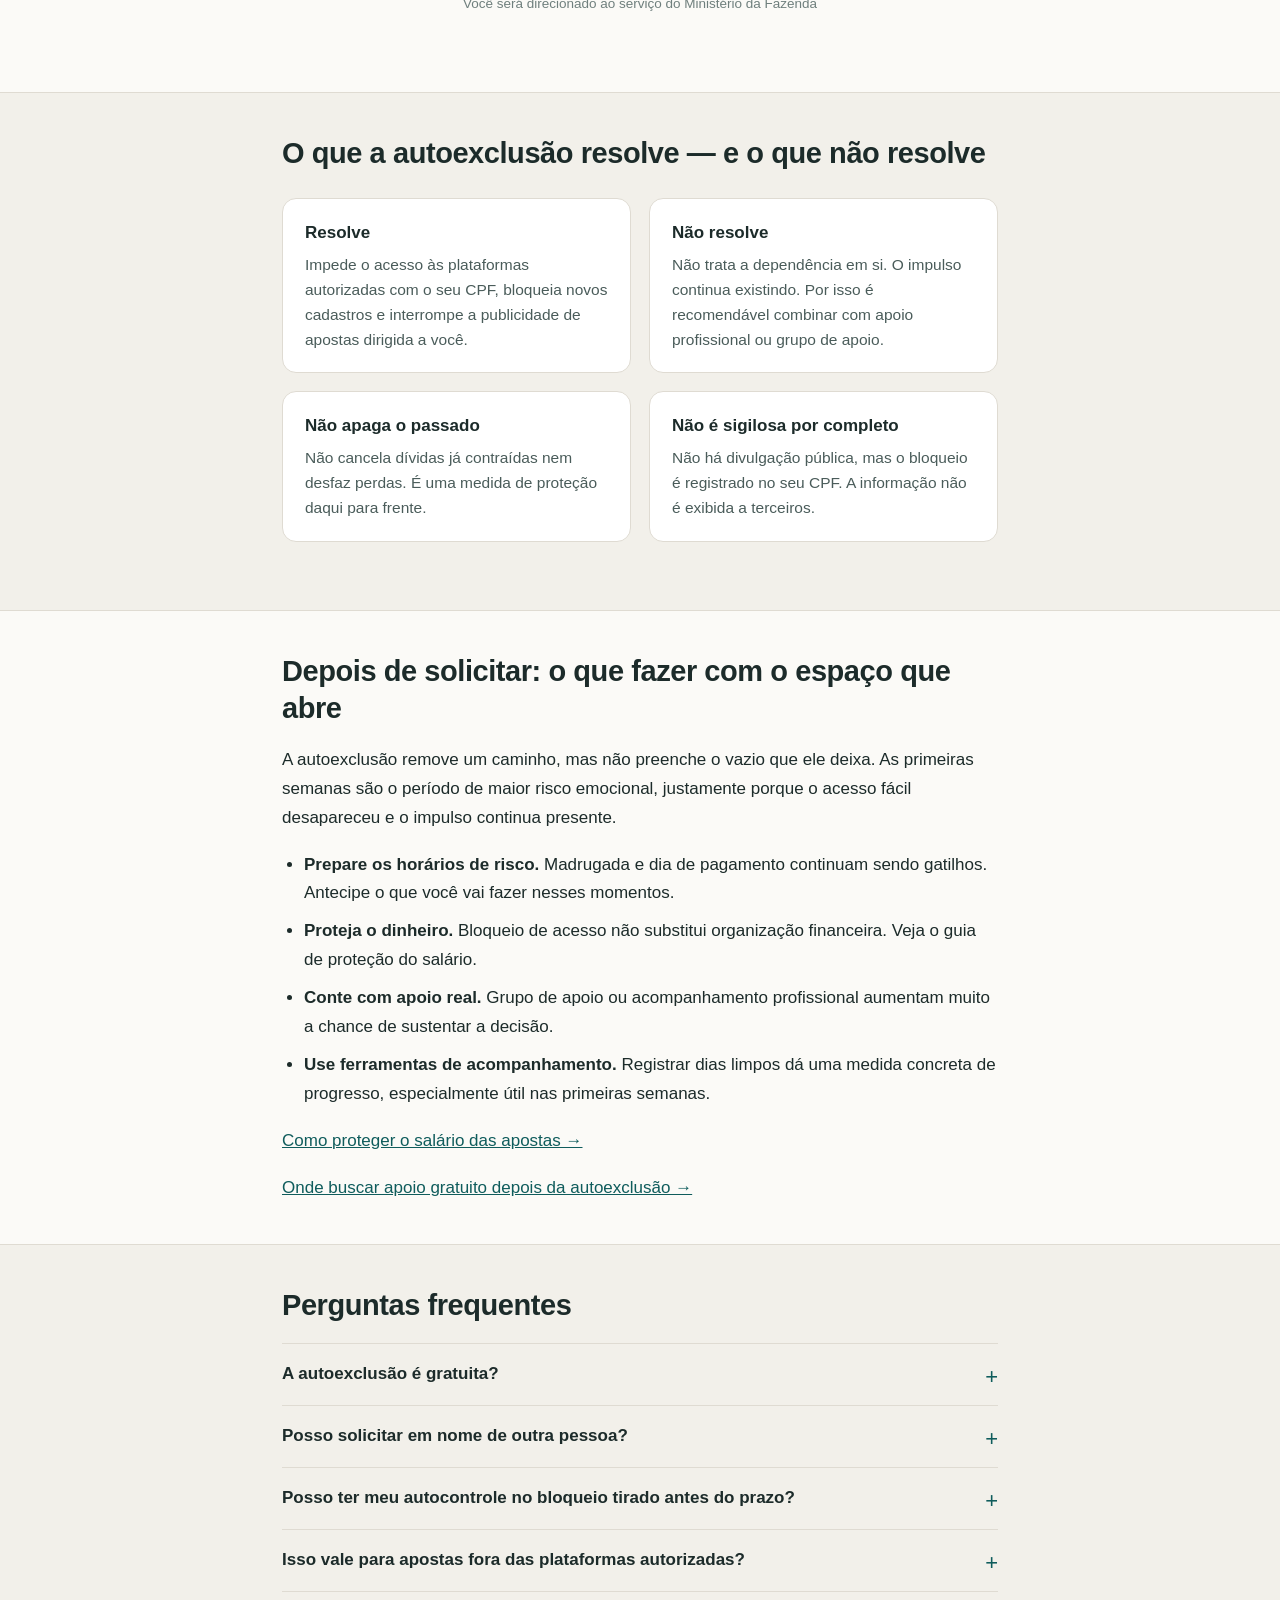
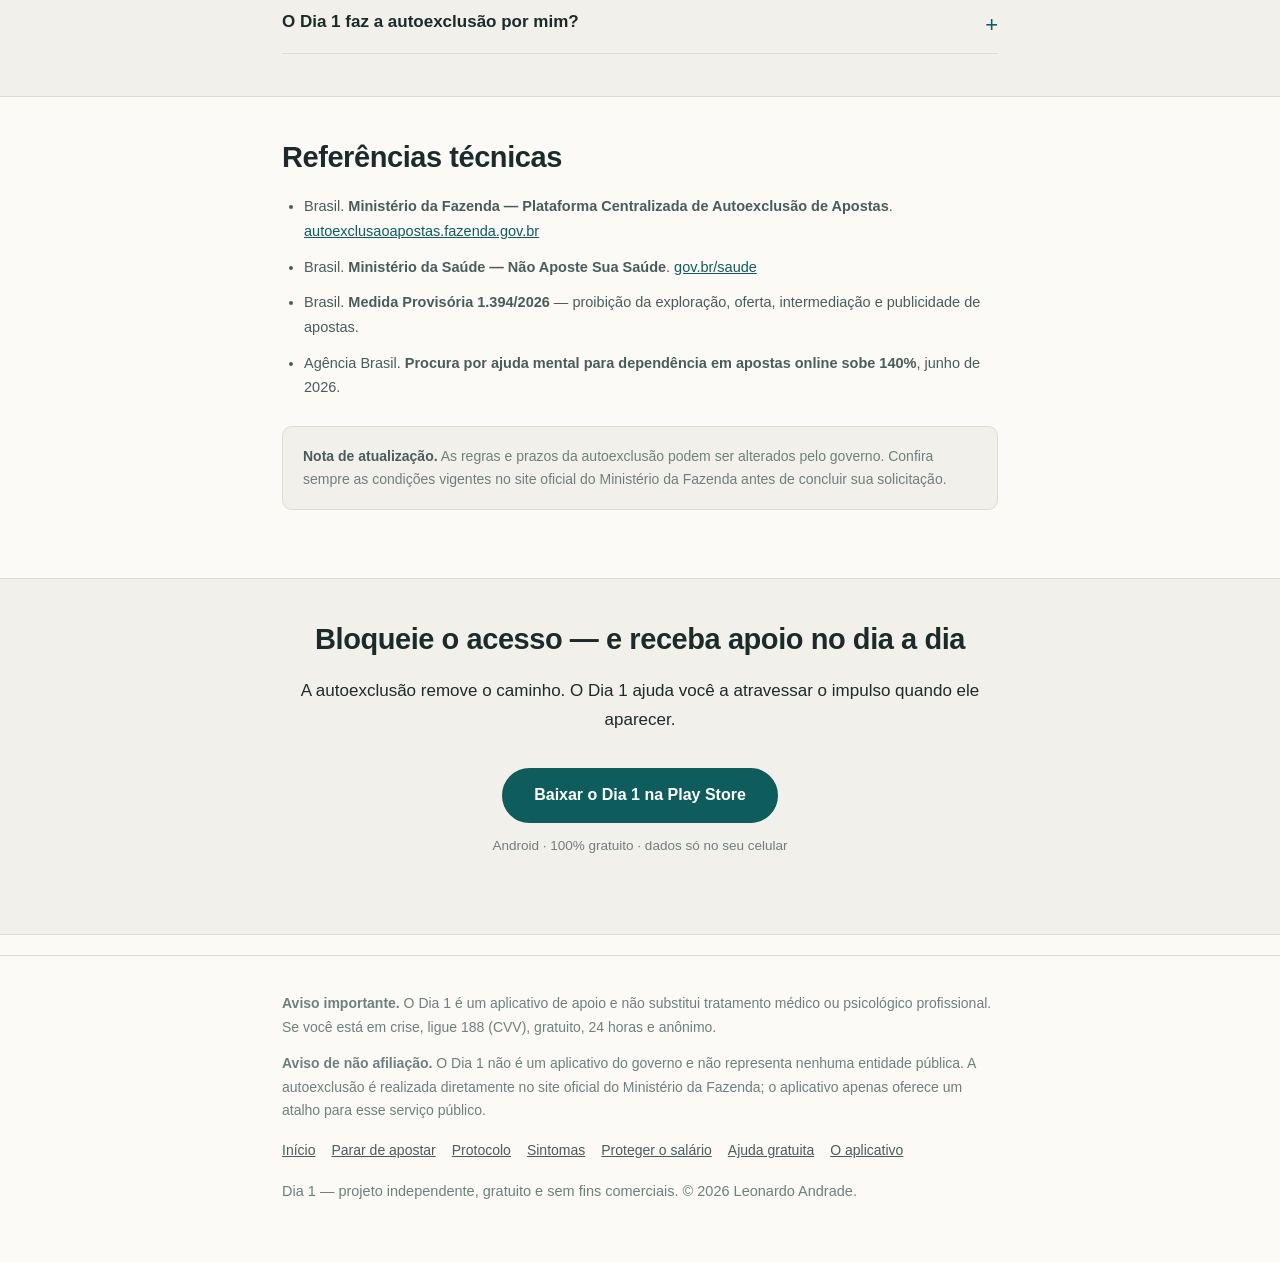
<file: autoexclusao-apostas.html>
<!DOCTYPE html>
<html lang="pt-BR">
<head>
<meta charset="utf-8">
<meta name="viewport" content="width=device-width, initial-scale=1">
<title>Autoexclusão de apostas: como bloquear seu CPF nas bets (passo a passo)</title>
<meta name="description" content="Passo a passo da autoexclusão de apostas pela plataforma oficial do Ministério da Fazenda: como solicitar o bloqueio do CPF, prazos, o que acontece depois e quais são os limites.">
<link rel="canonical" href="https://leoandradefr.github.io/dia1/autoexclusao-apostas.html">
<meta name="robots" content="index, follow">
<meta name="author" content="Leonardo Andrade">
<meta name="theme-color" content="#0f5c5c">
<meta property="og:type" content="article">
<meta property="og:locale" content="pt_BR">
<meta property="og:site_name" content="Dia 1">
<meta property="og:title" content="Autoexclusão de apostas: como bloquear seu CPF nas bets (passo a passo)">
<meta property="og:description" content="Como solicitar o bloqueio voluntário do CPF nas plataformas de apostas pelo serviço oficial do governo federal.">
<meta property="og:url" content="https://leoandradefr.github.io/dia1/autoexclusao-apostas.html">
<meta name="twitter:card" content="summary_large_image">
<link rel="stylesheet" href="style.css">
<script type="application/ld+json">
{
  "@context": "https://schema.org",
  "@type": "HowTo",
  "name": "Como solicitar a autoexclusão de apostas pelo CPF",
  "description": "Passo a passo para solicitar o bloqueio voluntário do CPF nas plataformas de apostas autorizadas, pela Plataforma Centralizada de Autoexclusão do Ministério da Fazenda.",
  "inLanguage": "pt-BR",
  "totalTime": "PT5M",
  "step": [
    {"@type": "HowToStep", "name": "Acesse a plataforma oficial", "text": "Entre no site autoexclusaoapostas.fazenda.gov.br, serviço oficial do Ministério da Fazenda."},
    {"@type": "HowToStep", "name": "Faça login com gov.br", "text": "Use sua conta gov.br. A autenticação é necessária para vincular o pedido ao seu CPF."},
    {"@type": "HowToStep", "name": "Escolha o prazo do bloqueio", "text": "Selecione por quanto tempo quer ficar bloqueado de apostar nas plataformas autorizadas."},
    {"@type": "HowToStep", "name": "Confirme a solicitação", "text": "Finalize o pedido. A partir daí, o acesso às plataformas autorizadas é suspenso e novos cadastros são bloqueados."}
  ]
}
</script>
</head>
<body>
<a class="skip-link" href="#conteudo">Ir para o conteúdo</a>
<header class="site">
  <div class="wrap-wide">
    <a class="brand" href="index.html">Dia 1 <span>— apoio contra o vício em apostas</span></a>
    <nav class="site">
      <a href="como-parar-de-apostar.html">Parar de apostar</a>
      <a href="protocolo-nao-recupere.html">Protocolo</a>
      <a href="proteger-salario-de-apostas.html">Proteger o salário</a>
      <a href="autoexclusao-apostas.html">Autoexclusão</a>
      <a href="onde-buscar-ajuda-gratuita.html">Ajuda gratuita</a>
    </nav>
  </div>
</header>

<main id="conteudo">
  <div class="wrap">
    <div class="hero">
      <h1>Autoexclusão de apostas: como bloquear seu CPF nas bets</h1>
      <p class="lead">É a medida de maior impacto para quem já perdeu o controle: um bloqueio voluntário, gratuito e oficial, que impede você de apostar com o seu CPF nas plataformas autorizadas.</p>
      <a class="btn btn-outline" href="https://autoexclusaoapostas.fazenda.gov.br/" rel="noopener">Acessar a plataforma oficial do governo</a>
      <span class="btn-note">Serviço público gratuito · Ministério da Fazenda</span>
    </div>
  </div>

  <section class="alt">
    <div class="wrap">
      <h2>O que é a autoexclusão</h2>
      <p>A autoexclusão é um mecanismo pelo qual a própria pessoa solicita ser bloqueada das plataformas de apostas. No Brasil, ela é operada pela <strong>Plataforma Centralizada de Autoexclusão</strong>, do Ministério da Fazenda, e vale para todas as plataformas de apostas autorizadas no país.</p>
      <p>Na prática, ao solicitar, o sistema suspende seu acesso às plataformas, bloqueia a criação de novos cadastros com o seu CPF e impede que você receba publicidade de apostas. É o tipo de medida que funciona justamente porque não depende da sua força de vontade no dia seguinte.</p>
      <div class="callout">
        <p><strong>Uma distinção importante:</strong> a autoexclusão não é a mesma coisa que encerrar uma conta em uma plataforma específica. Ela atua de forma centralizada, sobre o seu CPF, alcançando todas as plataformas autorizadas de uma vez.</p>
      </div>
    </div>
  </section>

  <section>
    <div class="wrap">
      <h2>Passo a passo</h2>
      <ol>
        <li><strong>Acesse o site oficial.</strong> Entre em <a href="https://autoexclusaoapostas.fazenda.gov.br/" rel="noopener">autoexclusaoapostas.fazenda.gov.br</a>. É o canal oficial — desconfie de qualquer outro endereço ou de serviços que cobrem por isso.</li>
        <li><strong>Faça login com a conta gov.br.</strong> A autenticação é necessária para vincular o pedido ao seu CPF. Se você não tiver conta gov.br, a criação é gratuita e feita no próprio site.</li>
        <li><strong>Escolha o prazo do bloqueio.</strong> A plataforma permite definir por quanto tempo você quer ficar bloqueado. Escolha um período realista — longo o suficiente para atravessar o pior momento.</li>
        <li><strong>Confirme a solicitação.</strong> A partir da confirmação, o bloqueio passa a valer para as plataformas autorizadas.</li>
      </ol>
      <p>O processo todo leva poucos minutos, é gratuito e pode ser feito pelo celular.</p>
      <div class="btn-row">
        <a class="btn" href="https://autoexclusaoapostas.fazenda.gov.br/" rel="noopener">Solicitar autoexclusão no site oficial</a>
        <span class="btn-note">Você será direcionado ao serviço do Ministério da Fazenda</span>
      </div>
    </div>
  </section>

  <section class="alt">
    <div class="wrap">
      <h2>O que a autoexclusão resolve — e o que não resolve</h2>
      <div class="cards">
        <div class="card">
          <h3>Resolve</h3>
          <p>Impede o acesso às plataformas autorizadas com o seu CPF, bloqueia novos cadastros e interrompe a publicidade de apostas dirigida a você.</p>
        </div>
        <div class="card">
          <h3>Não resolve</h3>
          <p>Não trata a dependência em si. O impulso continua existindo. Por isso é recomendável combinar com apoio profissional ou grupo de apoio.</p>
        </div>
        <div class="card">
          <h3>Não apaga o passado</h3>
          <p>Não cancela dívidas já contraídas nem desfaz perdas. É uma medida de proteção daqui para frente.</p>
        </div>
        <div class="card">
          <h3>Não é sigilosa por completo</h3>
          <p>Não há divulgação pública, mas o bloqueio é registrado no seu CPF. A informação não é exibida a terceiros.</p>
        </div>
      </div>
    </div>
  </section>

  <section>
    <div class="wrap">
      <h2>Depois de solicitar: o que fazer com o espaço que abre</h2>
      <p>A autoexclusão remove um caminho, mas não preenche o vazio que ele deixa. As primeiras semanas são o período de maior risco emocional, justamente porque o acesso fácil desapareceu e o impulso continua presente.</p>
      <ul>
        <li><strong>Prepare os horários de risco.</strong> Madrugada e dia de pagamento continuam sendo gatilhos. Antecipe o que você vai fazer nesses momentos.</li>
        <li><strong>Proteja o dinheiro.</strong> Bloqueio de acesso não substitui organização financeira. Veja o guia de proteção do salário.</li>
        <li><strong>Conte com apoio real.</strong> Grupo de apoio ou acompanhamento profissional aumentam muito a chance de sustentar a decisão.</li>
        <li><strong>Use ferramentas de acompanhamento.</strong> Registrar dias limpos dá uma medida concreta de progresso, especialmente útil nas primeiras semanas.</li>
      </ul>
      <p><a href="proteger-salario-de-apostas.html">Como proteger o salário das apostas →</a></p>
      <p><a href="onde-buscar-ajuda-gratuita.html">Onde buscar apoio gratuito depois da autoexclusão →</a></p>
    </div>
  </section>

  <section class="alt">
    <div class="wrap">
      <h2>Perguntas frequentes</h2>
      <div class="faq">
        <details>
          <summary>A autoexclusão é gratuita?</summary>
          <p>Sim. É um serviço público, oferecido pela Plataforma Centralizada de Autoexclusão do Ministério da Fazenda. Ninguém deve cobrar por esse serviço.</p>
        </details>
        <details>
          <summary>Posso solicitar em nome de outra pessoa?</summary>
          <p>Não. A autoexclusão é voluntária e vinculada ao CPF do próprio solicitante. Ela exige autenticação pela conta gov.br do titular.</p>
        </details>
        <details>
          <summary>Posso ter meu autocontrole no bloqueio tirado antes do prazo?</summary>
          <p>O prazo escolhido é uma proteção, não uma sugestão. Ele existe justamente para que você não possa desfazer no dia de impulso. Verifique as regras atuais da plataforma no site oficial para casos excepcionais.</p>
        </details>
        <details>
          <summary>Isso vale para apostas fora das plataformas autorizadas?</summary>
          <p>A plataforma atua sobre as operadoras autorizadas no Brasil. Sites clandestinos ficam fora desse alcance — mas estão igualmente sujeitos à proibição pela Medida Provisória 1.394/2026.</p>
        </details>
        <details>
          <summary>O Dia 1 faz a autoexclusão por mim?</summary>
          <p>Não. O aplicativo apenas oferece um atalho para o site oficial do Ministério da Fazenda. O pedido é feito exclusivamente por você, na plataforma do governo, com sua conta gov.br.</p>
        </details>
      </div>
    </div>
  </section>

  <section>
    <div class="wrap">
      <h2>Referências técnicas</h2>
      <ul class="refs">
        <li>Brasil. <strong>Ministério da Fazenda — Plataforma Centralizada de Autoexclusão de Apostas</strong>. <a href="https://autoexclusaoapostas.fazenda.gov.br/" rel="noopener">autoexclusaoapostas.fazenda.gov.br</a></li>
        <li>Brasil. <strong>Ministério da Saúde — Não Aposte Sua Saúde</strong>. <a href="https://www.gov.br/saude/pt-br/assuntos/saude-de-a-a-z/s/saude-mental/nao-aposte-sua-saude" rel="noopener">gov.br/saude</a></li>
        <li>Brasil. <strong>Medida Provisória 1.394/2026</strong> — proibição da exploração, oferta, intermediação e publicidade de apostas.</li>
        <li>Agência Brasil. <strong>Procura por ajuda mental para dependência em apostas online sobe 140%</strong>, junho de 2026.</li>
      </ul>
      <div class="notice">
        <p><strong>Nota de atualização.</strong> As regras e prazos da autoexclusão podem ser alterados pelo governo. Confira sempre as condições vigentes no site oficial do Ministério da Fazenda antes de concluir sua solicitação.</p>
      </div>
    </div>
  </section>

  <section class="alt">
    <div class="wrap center">
      <h2>Bloqueie o acesso — e receba apoio no dia a dia</h2>
      <p>A autoexclusão remove o caminho. O Dia 1 ajuda você a atravessar o impulso quando ele aparecer.</p>
      <div class="btn-row">
        <a class="btn" href="https://play.google.com/store/apps/details?id=br.com.leonardo_andrade.dia1&amp;hl=pt_BR">Baixar o Dia 1 na Play Store</a>
        <span class="btn-note">Android · 100% gratuito · dados só no seu celular</span>
      </div>
    </div>
  </section>
</main>

<footer class="site">
  <div class="wrap">
    <p><strong>Aviso importante.</strong> O Dia 1 é um aplicativo de apoio e não substitui tratamento médico ou psicológico profissional. Se você está em crise, ligue 188 (CVV), gratuito, 24 horas e anônimo.</p>
    <p><strong>Aviso de não afiliação.</strong> O Dia 1 não é um aplicativo do governo e não representa nenhuma entidade pública. A autoexclusão é realizada diretamente no site oficial do Ministério da Fazenda; o aplicativo apenas oferece um atalho para esse serviço público.</p>
    <div class="foot-links">
      <a href="index.html">Início</a>
      <a href="como-parar-de-apostar.html">Parar de apostar</a>
      <a href="protocolo-nao-recupere.html">Protocolo</a>
      <a href="vicio-em-bets-sintomas.html">Sintomas</a>
      <a href="proteger-salario-de-apostas.html">Proteger o salário</a>
      <a href="onde-buscar-ajuda-gratuita.html">Ajuda gratuita</a>
      <a href="app.html">O aplicativo</a>
    </div>
    <p class="small">Dia 1 — projeto independente, gratuito e sem fins comerciais. © 2026 Leonardo Andrade.</p>
  </div>
</footer>
</body>
</html>
</file>
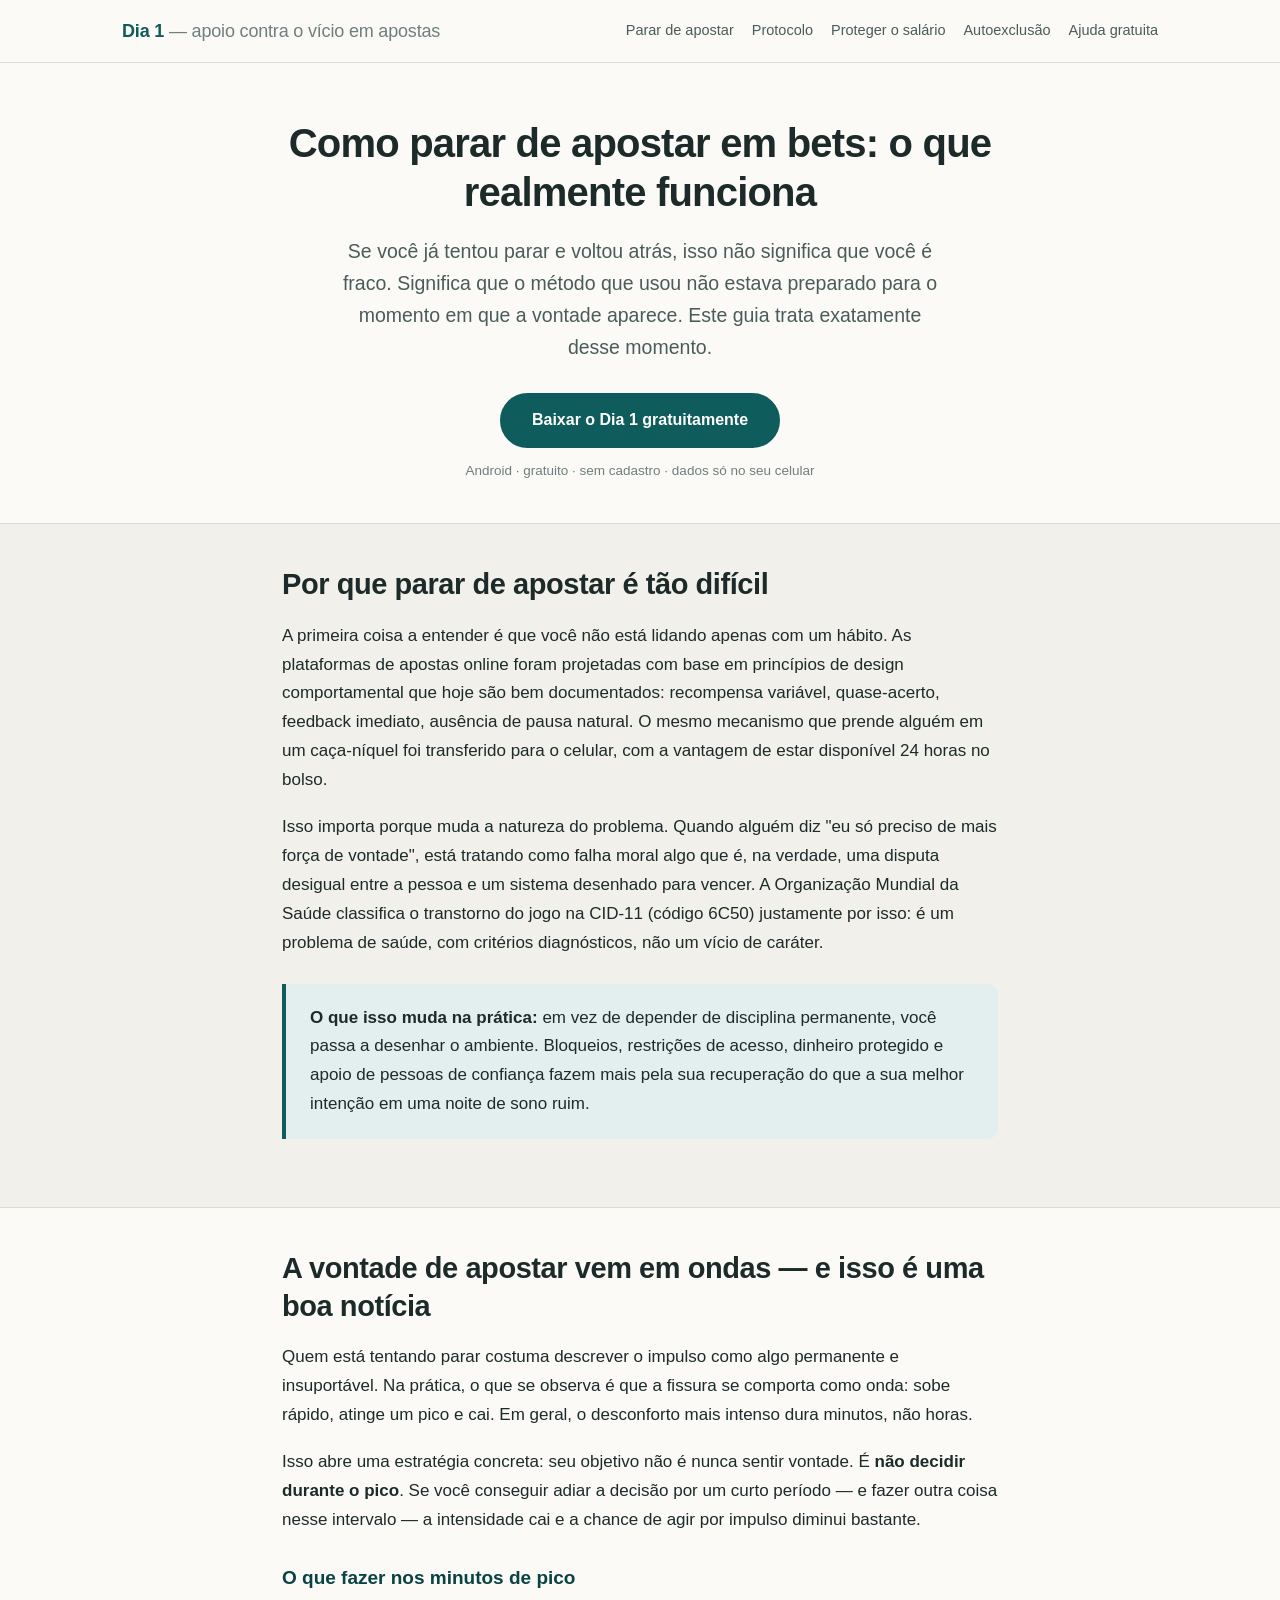
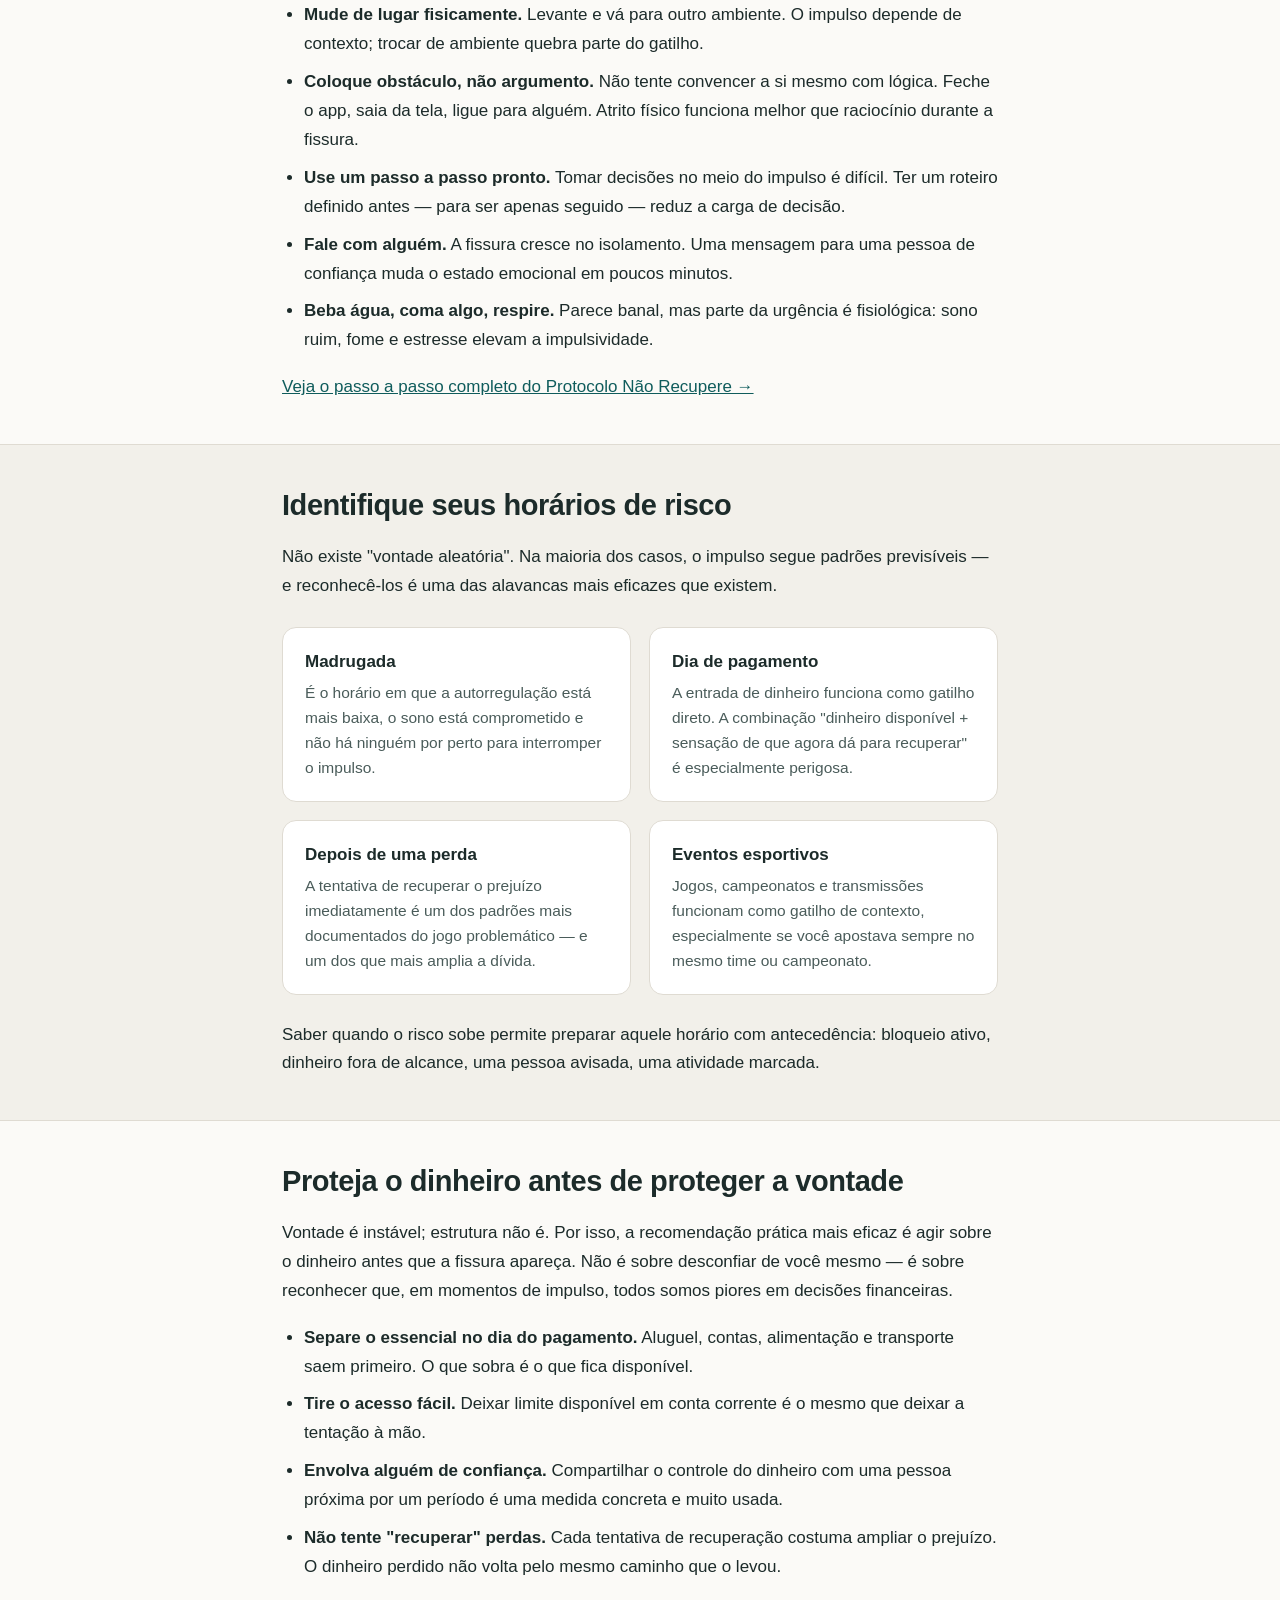
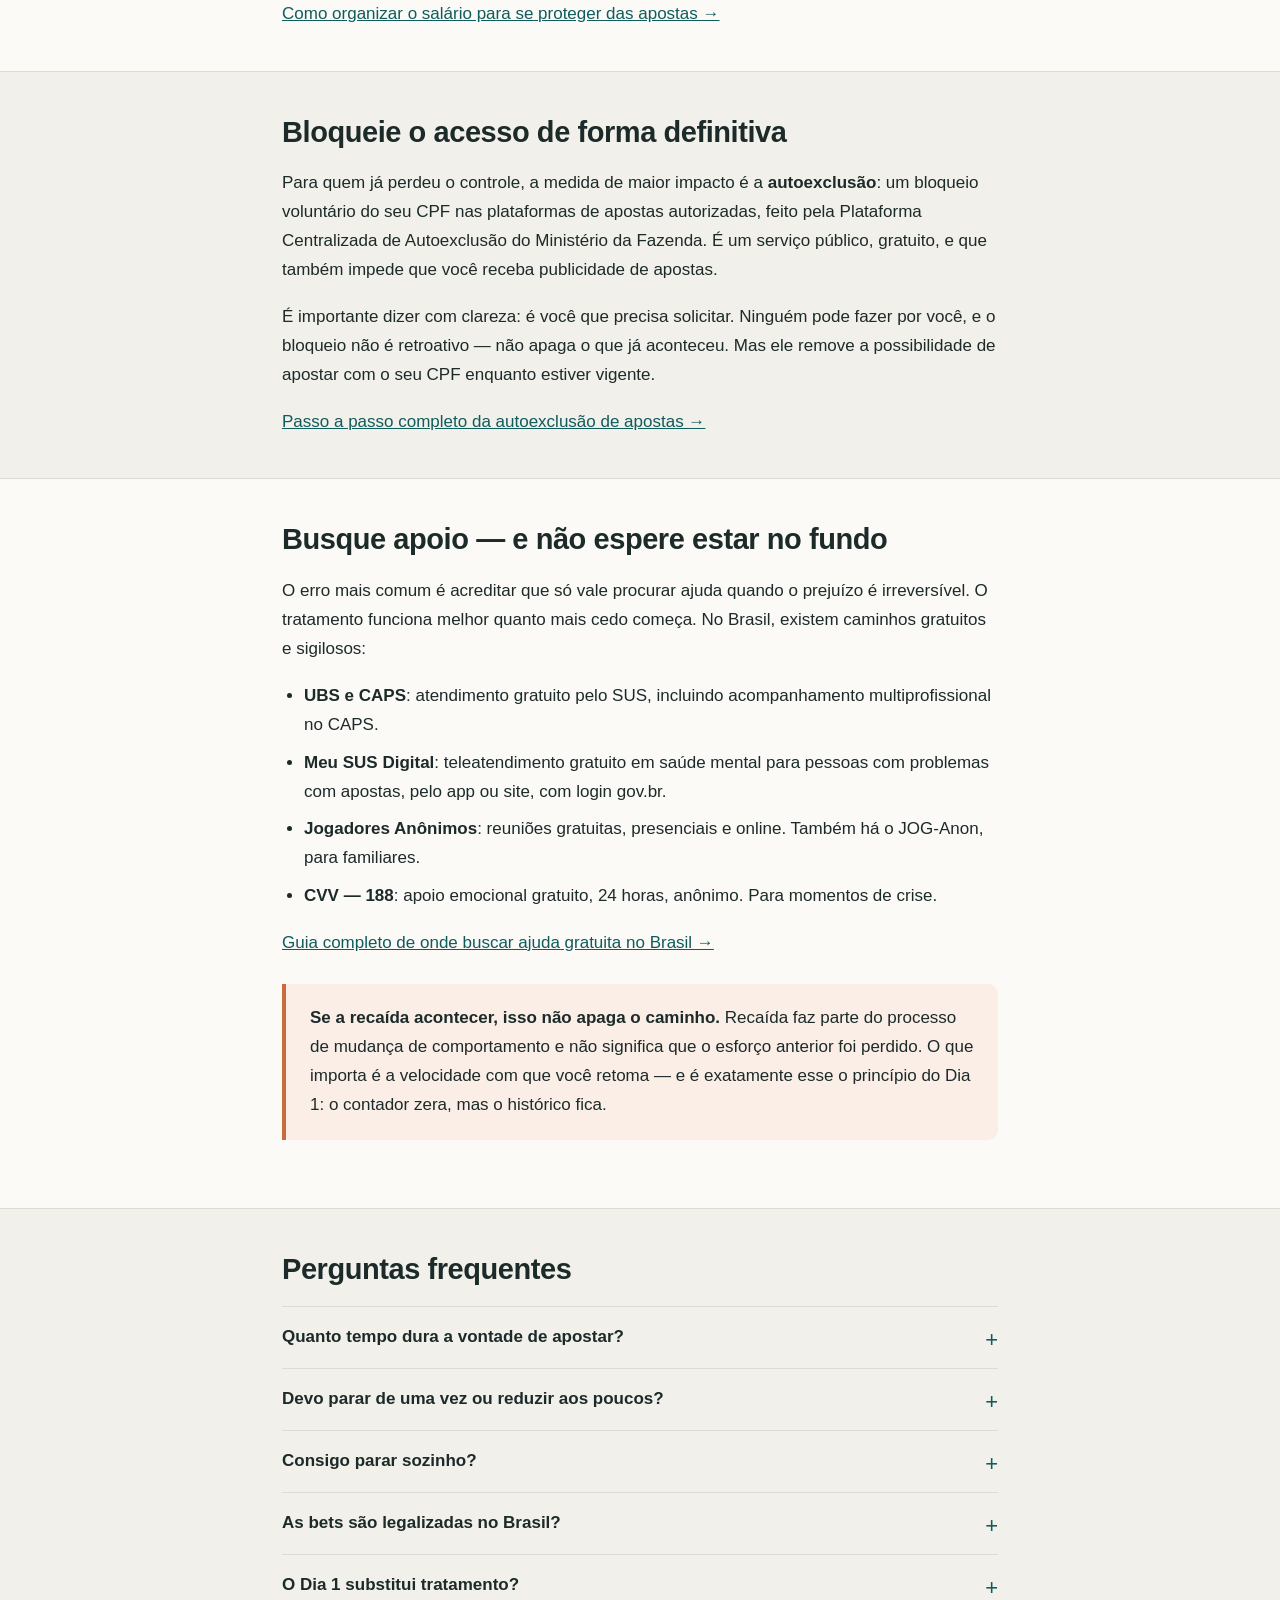
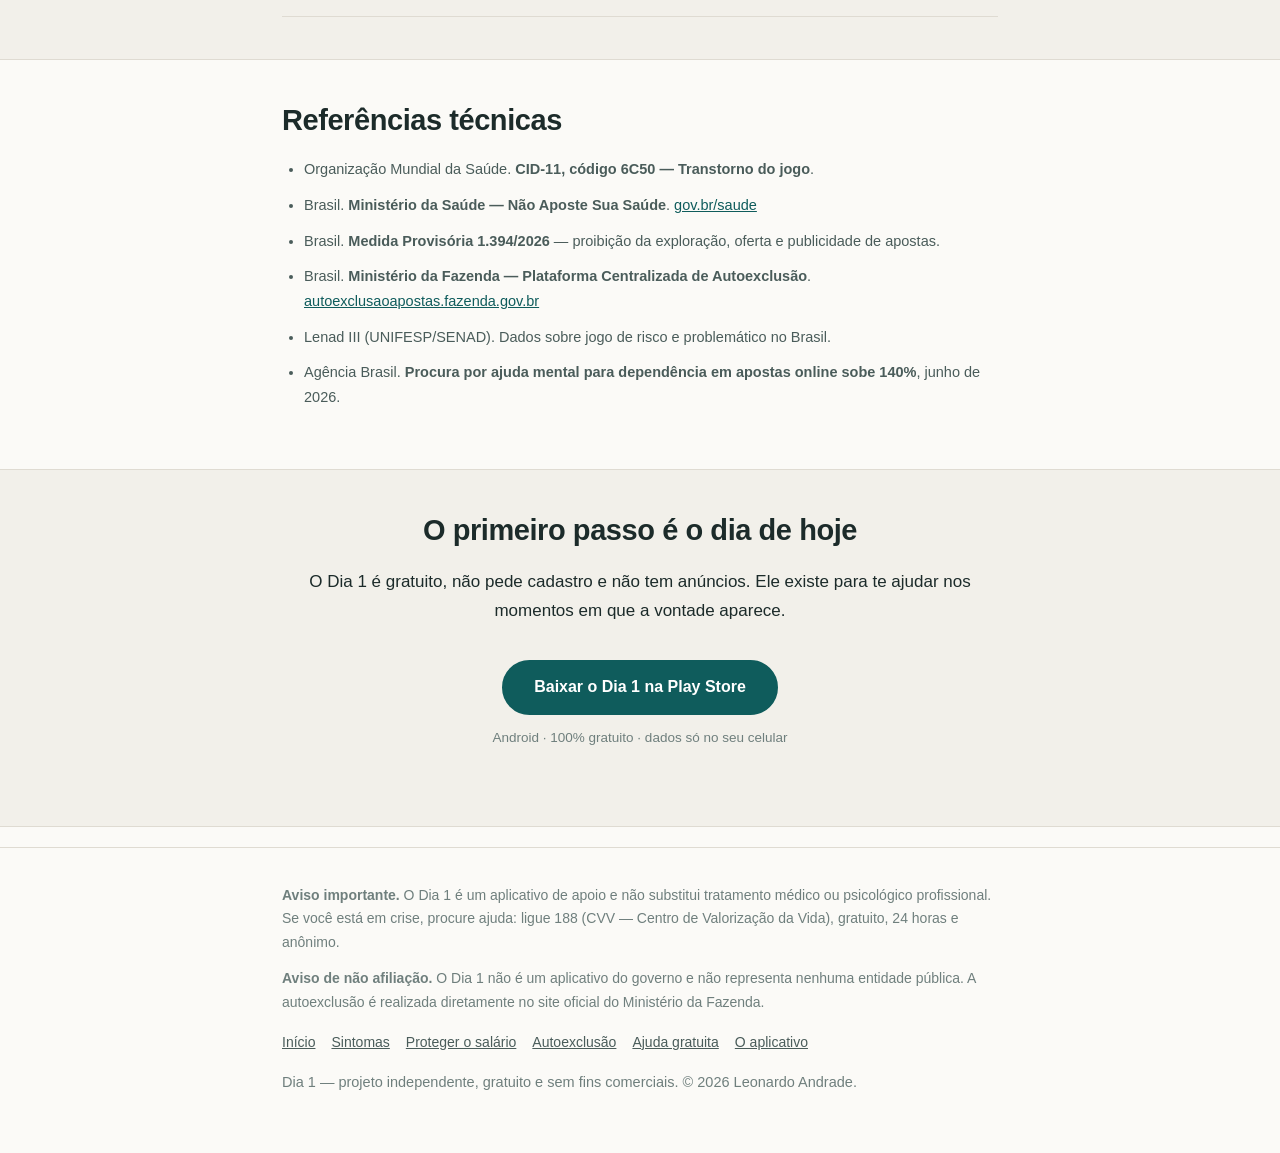
<file: como-parar-de-apostar.html>
<!DOCTYPE html>
<html lang="pt-BR">
<head>
<meta charset="utf-8">
<meta name="viewport" content="width=device-width, initial-scale=1">
<title>Como parar de apostar em bets: o que funciona de verdade</title>
<meta name="description" content="Guia prático para parar de apostar em bets: por que a vontade volta, o que fazer no momento da fissura, como proteger o dinheiro e onde buscar ajuda gratuita. Com app gratuito de apoio.">
<link rel="canonical" href="https://leoandradefr.github.io/dia1/como-parar-de-apostar.html">
<meta name="robots" content="index, follow">
<meta name="author" content="Leonardo Andrade">
<meta name="theme-color" content="#0f5c5c">

<meta property="og:type" content="article">
<meta property="og:locale" content="pt_BR">
<meta property="og:site_name" content="Dia 1">
<meta property="og:title" content="Como parar de apostar em bets: o que funciona de verdade">
<meta property="og:description" content="Guia prático: por que a vontade volta, o que fazer na fissura, como proteger o dinheiro e onde buscar ajuda gratuita.">
<meta property="og:url" content="https://leoandradefr.github.io/dia1/como-parar-de-apostar.html">
<meta name="twitter:card" content="summary_large_image">

<link rel="stylesheet" href="style.css">

<script type="application/ld+json">
{
  "@context": "https://schema.org",
  "@type": "Article",
  "headline": "Como parar de apostar em bets: o que funciona de verdade",
  "description": "Guia prático para parar de apostar: por que a vontade volta, o que fazer no momento da fissura, como proteger o dinheiro e onde buscar ajuda gratuita no Brasil.",
  "inLanguage": "pt-BR",
  "author": {
    "@type": "Person",
    "name": "Leonardo Brazão de Andrade"
  },
  "publisher": {
    "@type": "Organization",
    "name": "Dia 1"
  },
  "datePublished": "2026-11-09",
  "dateModified": "2026-11-09",
  "mainEntityOfPage": {
    "@type": "WebPage",
    "@id": "https://leoandradefr.github.io/dia1/como-parar-de-apostar.html"
  }
}
</script>
<script type="application/ld+json">
{
  "@context": "https://schema.org",
  "@type": "FAQPage",
  "mainEntity": [
    {
      "@type": "Question",
      "name": "Quanto tempo dura a vontade de apostar?",
      "acceptedAnswer": {
        "@type": "Answer",
        "text": "A fissura raramente é permanente. Na maioria dos relatos, ela vem em ondas que duram de poucos minutos a cerca de meia hora, com pico nos primeiros minutos. Isso não significa que o impulso desaparece para sempre, mas significa que atravessar a onda é uma estratégia viável: se você conseguir segurar a decisão por trinta minutos, a intensidade costuma cair."
      }
    },
    {
      "@type": "Question",
      "name": "Preciso parar de apostar de uma vez ou posso reduzir aos poucos?",
      "acceptedAnswer": {
        "@type": "Answer",
        "text": "Depende do grau do problema. Para quem já perdeu controle sobre quanto aposta ou sobre o dinheiro, a redução gradual costuma falhar, porque o próprio ato de apostar reativa o ciclo. Nesses casos, a abstinência total é mais eficaz. Para quem está em risco moderado, a redução com limites definidos pode funcionar. Uma avaliação profissional ajuda a definir o caminho."
      }
    },
    {
      "@type": "Question",
      "name": "É possível parar de apostar sozinho?",
      "acceptedAnswer": {
        "@type": "Answer",
        "text": "Sozinho é possível começar, mas raramente é suficiente para sustentar. Grupos de apoio, acompanhamento profissional e ferramentas de apoio aumentam muito a chance de manter a mudança. O isolamento é um dos fatores que mais favorece a recaída."
      }
    }
  ]
}
</script>
</head>
<body>

<a class="skip-link" href="#conteudo">Ir para o conteúdo</a>

<header class="site">
  <div class="wrap-wide">
    <a class="brand" href="index.html">Dia 1 <span>— apoio contra o vício em apostas</span></a>
    <nav class="site">
      <a href="como-parar-de-apostar.html">Parar de apostar</a>
      <a href="protocolo-nao-recupere.html">Protocolo</a>
      <a href="proteger-salario-de-apostas.html">Proteger o salário</a>
      <a href="autoexclusao-apostas.html">Autoexclusão</a>
      <a href="onde-buscar-ajuda-gratuita.html">Ajuda gratuita</a>
    </nav>
  </div>
</header>

<main id="conteudo">

  <div class="wrap">
    <div class="hero">
      <h1>Como parar de apostar em bets: o que realmente funciona</h1>
      <p class="lead">Se você já tentou parar e voltou atrás, isso não significa que você é fraco. Significa que o método que usou não estava preparado para o momento em que a vontade aparece. Este guia trata exatamente desse momento.</p>
      <a class="btn" href="https://play.google.com/store/apps/details?id=br.com.leonardo_andrade.dia1&amp;hl=pt_BR">Baixar o Dia 1 gratuitamente</a>
      <span class="btn-note">Android · gratuito · sem cadastro · dados só no seu celular</span>
    </div>
  </div>

  <section class="alt">
    <div class="wrap">
      <h2>Por que parar de apostar é tão difícil</h2>
      <p>A primeira coisa a entender é que você não está lidando apenas com um hábito. As plataformas de apostas online foram projetadas com base em princípios de design comportamental que hoje são bem documentados: recompensa variável, quase-acerto, feedback imediato, ausência de pausa natural. O mesmo mecanismo que prende alguém em um caça-níquel foi transferido para o celular, com a vantagem de estar disponível 24 horas no bolso.</p>
      <p>Isso importa porque muda a natureza do problema. Quando alguém diz "eu só preciso de mais força de vontade", está tratando como falha moral algo que é, na verdade, uma disputa desigual entre a pessoa e um sistema desenhado para vencer. A Organização Mundial da Saúde classifica o transtorno do jogo na CID-11 (código 6C50) justamente por isso: é um problema de saúde, com critérios diagnósticos, não um vício de caráter.</p>
      <div class="callout">
        <p><strong>O que isso muda na prática:</strong> em vez de depender de disciplina permanente, você passa a desenhar o ambiente. Bloqueios, restrições de acesso, dinheiro protegido e apoio de pessoas de confiança fazem mais pela sua recuperação do que a sua melhor intenção em uma noite de sono ruim.</p>
      </div>
    </div>
  </section>

  <section>
    <div class="wrap">
      <h2>A vontade de apostar vem em ondas — e isso é uma boa notícia</h2>
      <p>Quem está tentando parar costuma descrever o impulso como algo permanente e insuportável. Na prática, o que se observa é que a fissura se comporta como onda: sobe rápido, atinge um pico e cai. Em geral, o desconforto mais intenso dura minutos, não horas.</p>
      <p>Isso abre uma estratégia concreta: seu objetivo não é nunca sentir vontade. É <strong>não decidir durante o pico</strong>. Se você conseguir adiar a decisão por um curto período — e fazer outra coisa nesse intervalo — a intensidade cai e a chance de agir por impulso diminui bastante.</p>
      <h3>O que fazer nos minutos de pico</h3>
      <ul>
        <li><strong>Mude de lugar fisicamente.</strong> Levante e vá para outro ambiente. O impulso depende de contexto; trocar de ambiente quebra parte do gatilho.</li>
        <li><strong>Coloque obstáculo, não argumento.</strong> Não tente convencer a si mesmo com lógica. Feche o app, saia da tela, ligue para alguém. Atrito físico funciona melhor que raciocínio durante a fissura.</li>
        <li><strong>Use um passo a passo pronto.</strong> Tomar decisões no meio do impulso é difícil. Ter um roteiro definido antes — para ser apenas seguido — reduz a carga de decisão.</li>
        <li><strong>Fale com alguém.</strong> A fissura cresce no isolamento. Uma mensagem para uma pessoa de confiança muda o estado emocional em poucos minutos.</li>
        <li><strong>Beba água, coma algo, respire.</strong> Parece banal, mas parte da urgência é fisiológica: sono ruim, fome e estresse elevam a impulsividade.</li>
      </ul>
      <p><a href="protocolo-nao-recupere.html">Veja o passo a passo completo do Protocolo Não Recupere →</a></p>
    </div>
  </section>

  <section class="alt">
    <div class="wrap">
      <h2>Identifique seus horários de risco</h2>
      <p>Não existe "vontade aleatória". Na maioria dos casos, o impulso segue padrões previsíveis — e reconhecê-los é uma das alavancas mais eficazes que existem.</p>
      <div class="cards">
        <div class="card">
          <h3>Madrugada</h3>
          <p>É o horário em que a autorregulação está mais baixa, o sono está comprometido e não há ninguém por perto para interromper o impulso.</p>
        </div>
        <div class="card">
          <h3>Dia de pagamento</h3>
          <p>A entrada de dinheiro funciona como gatilho direto. A combinação "dinheiro disponível + sensação de que agora dá para recuperar" é especialmente perigosa.</p>
        </div>
        <div class="card">
          <h3>Depois de uma perda</h3>
          <p>A tentativa de recuperar o prejuízo imediatamente é um dos padrões mais documentados do jogo problemático — e um dos que mais amplia a dívida.</p>
        </div>
        <div class="card">
          <h3>Eventos esportivos</h3>
          <p>Jogos, campeonatos e transmissões funcionam como gatilho de contexto, especialmente se você apostava sempre no mesmo time ou campeonato.</p>
        </div>
      </div>
      <p>Saber quando o risco sobe permite preparar aquele horário com antecedência: bloqueio ativo, dinheiro fora de alcance, uma pessoa avisada, uma atividade marcada.</p>
    </div>
  </section>

  <section>
    <div class="wrap">
      <h2>Proteja o dinheiro antes de proteger a vontade</h2>
      <p>Vontade é instável; estrutura não é. Por isso, a recomendação prática mais eficaz é agir sobre o dinheiro antes que a fissura apareça. Não é sobre desconfiar de você mesmo — é sobre reconhecer que, em momentos de impulso, todos somos piores em decisões financeiras.</p>
      <ul>
        <li><strong>Separe o essencial no dia do pagamento.</strong> Aluguel, contas, alimentação e transporte saem primeiro. O que sobra é o que fica disponível.</li>
        <li><strong>Tire o acesso fácil.</strong> Deixar limite disponível em conta corrente é o mesmo que deixar a tentação à mão.</li>
        <li><strong>Envolva alguém de confiança.</strong> Compartilhar o controle do dinheiro com uma pessoa próxima por um período é uma medida concreta e muito usada.</li>
        <li><strong>Não tente "recuperar" perdas.</strong> Cada tentativa de recuperação costuma ampliar o prejuízo. O dinheiro perdido não volta pelo mesmo caminho que o levou.</li>
      </ul>
      <p><a href="proteger-salario-de-apostas.html">Como organizar o salário para se proteger das apostas →</a></p>
    </div>
  </section>

  <section class="alt">
    <div class="wrap">
      <h2>Bloqueie o acesso de forma definitiva</h2>
      <p>Para quem já perdeu o controle, a medida de maior impacto é a <strong>autoexclusão</strong>: um bloqueio voluntário do seu CPF nas plataformas de apostas autorizadas, feito pela Plataforma Centralizada de Autoexclusão do Ministério da Fazenda. É um serviço público, gratuito, e que também impede que você receba publicidade de apostas.</p>
      <p>É importante dizer com clareza: é você que precisa solicitar. Ninguém pode fazer por você, e o bloqueio não é retroativo — não apaga o que já aconteceu. Mas ele remove a possibilidade de apostar com o seu CPF enquanto estiver vigente.</p>
      <p><a href="autoexclusao-apostas.html">Passo a passo completo da autoexclusão de apostas →</a></p>
    </div>
  </section>

  <section>
    <div class="wrap">
      <h2>Busque apoio — e não espere estar no fundo</h2>
      <p>O erro mais comum é acreditar que só vale procurar ajuda quando o prejuízo é irreversível. O tratamento funciona melhor quanto mais cedo começa. No Brasil, existem caminhos gratuitos e sigilosos:</p>
      <ul>
        <li><strong>UBS e CAPS</strong>: atendimento gratuito pelo SUS, incluindo acompanhamento multiprofissional no CAPS.</li>
        <li><strong>Meu SUS Digital</strong>: teleatendimento gratuito em saúde mental para pessoas com problemas com apostas, pelo app ou site, com login gov.br.</li>
        <li><strong>Jogadores Anônimos</strong>: reuniões gratuitas, presenciais e online. Também há o JOG-Anon, para familiares.</li>
        <li><strong>CVV — 188</strong>: apoio emocional gratuito, 24 horas, anônimo. Para momentos de crise.</li>
      </ul>
      <p><a href="onde-buscar-ajuda-gratuita.html">Guia completo de onde buscar ajuda gratuita no Brasil →</a></p>
      <div class="callout callout-warm">
        <p><strong>Se a recaída acontecer, isso não apaga o caminho.</strong> Recaída faz parte do processo de mudança de comportamento e não significa que o esforço anterior foi perdido. O que importa é a velocidade com que você retoma — e é exatamente esse o princípio do Dia 1: o contador zera, mas o histórico fica.</p>
      </div>
    </div>
  </section>

  <section class="alt">
    <div class="wrap">
      <h2>Perguntas frequentes</h2>
      <div class="faq">
        <details>
          <summary>Quanto tempo dura a vontade de apostar?</summary>
          <p>Ela vem em ondas. O pico costuma durar minutos, não horas. O objetivo prático é não tomar decisões durante o pico — se você conseguir adiar por trinta minutos e mudar de atividade, a intensidade geralmente cai.</p>
        </details>
        <details>
          <summary>Devo parar de uma vez ou reduzir aos poucos?</summary>
          <p>Se você já perdeu o controle sobre quanto aposta ou sobre o dinheiro, a redução gradual costuma falhar, porque apostar reativa o ciclo. Nesses casos, a abstinência total funciona melhor. Uma avaliação profissional ajuda a definir o caminho adequado ao seu caso.</p>
        </details>
        <details>
          <summary>Consigo parar sozinho?</summary>
          <p>Começar sozinho é possível; sustentar raramente é. Grupos de apoio, acompanhamento profissional e ferramentas de apoio aumentam bastante a chance de manter a mudança. O isolamento é um dos fatores que mais favorece a recaída.</p>
        </details>
        <details>
          <summary>As bets são legalizadas no Brasil?</summary>
          <p>Em setembro de 2026, a Medida Provisória 1.394/2026 proibiu em todo o país a exploração, oferta, intermediação e publicidade das apostas. Ainda assim, o problema em quem já desenvolveu dependência não desaparece com a mudança de regra — e o cuidado continua necessário.</p>
        </details>
        <details>
          <summary>O Dia 1 substitui tratamento?</summary>
          <p>Não. É uma ferramenta de apoio, gratuita, que ajuda no dia a dia. Não substitui acompanhamento médico ou psicológico. Em crise, ligue 188 (CVV).</p>
        </details>
      </div>
    </div>
  </section>

  <section>
    <div class="wrap">
      <h2>Referências técnicas</h2>
      <ul class="refs">
        <li>Organização Mundial da Saúde. <strong>CID-11, código 6C50 — Transtorno do jogo</strong>.</li>
        <li>Brasil. <strong>Ministério da Saúde — Não Aposte Sua Saúde</strong>. <a href="https://www.gov.br/saude/pt-br/assuntos/saude-de-a-a-z/s/saude-mental/nao-aposte-sua-saude" rel="noopener">gov.br/saude</a></li>
        <li>Brasil. <strong>Medida Provisória 1.394/2026</strong> — proibição da exploração, oferta e publicidade de apostas.</li>
        <li>Brasil. <strong>Ministério da Fazenda — Plataforma Centralizada de Autoexclusão</strong>. <a href="https://autoexclusaoapostas.fazenda.gov.br/" rel="noopener">autoexclusaoapostas.fazenda.gov.br</a></li>
        <li>Lenad III (UNIFESP/SENAD). Dados sobre jogo de risco e problemático no Brasil.</li>
        <li>Agência Brasil. <strong>Procura por ajuda mental para dependência em apostas online sobe 140%</strong>, junho de 2026.</li>
      </ul>
    </div>
  </section>

  <section class="alt">
    <div class="wrap center">
      <h2>O primeiro passo é o dia de hoje</h2>
      <p>O Dia 1 é gratuito, não pede cadastro e não tem anúncios. Ele existe para te ajudar nos momentos em que a vontade aparece.</p>
      <div class="btn-row">
        <a class="btn" href="https://play.google.com/store/apps/details?id=br.com.leonardo_andrade.dia1&amp;hl=pt_BR">Baixar o Dia 1 na Play Store</a>
        <span class="btn-note">Android · 100% gratuito · dados só no seu celular</span>
      </div>
    </div>
  </section>

</main>

<footer class="site">
  <div class="wrap">
    <p><strong>Aviso importante.</strong> O Dia 1 é um aplicativo de apoio e não substitui tratamento médico ou psicológico profissional. Se você está em crise, procure ajuda: ligue 188 (CVV — Centro de Valorização da Vida), gratuito, 24 horas e anônimo.</p>
    <p><strong>Aviso de não afiliação.</strong> O Dia 1 não é um aplicativo do governo e não representa nenhuma entidade pública. A autoexclusão é realizada diretamente no site oficial do Ministério da Fazenda.</p>
    <div class="foot-links">
      <a href="index.html">Início</a>
      <a href="vicio-em-bets-sintomas.html">Sintomas</a>
      <a href="proteger-salario-de-apostas.html">Proteger o salário</a>
      <a href="autoexclusao-apostas.html">Autoexclusão</a>
      <a href="onde-buscar-ajuda-gratuita.html">Ajuda gratuita</a>
      <a href="app.html">O aplicativo</a>
    </div>
    <p class="small">Dia 1 — projeto independente, gratuito e sem fins comerciais. © 2026 Leonardo Andrade.</p>
  </div>
</footer>

</body>
</html>
</file>
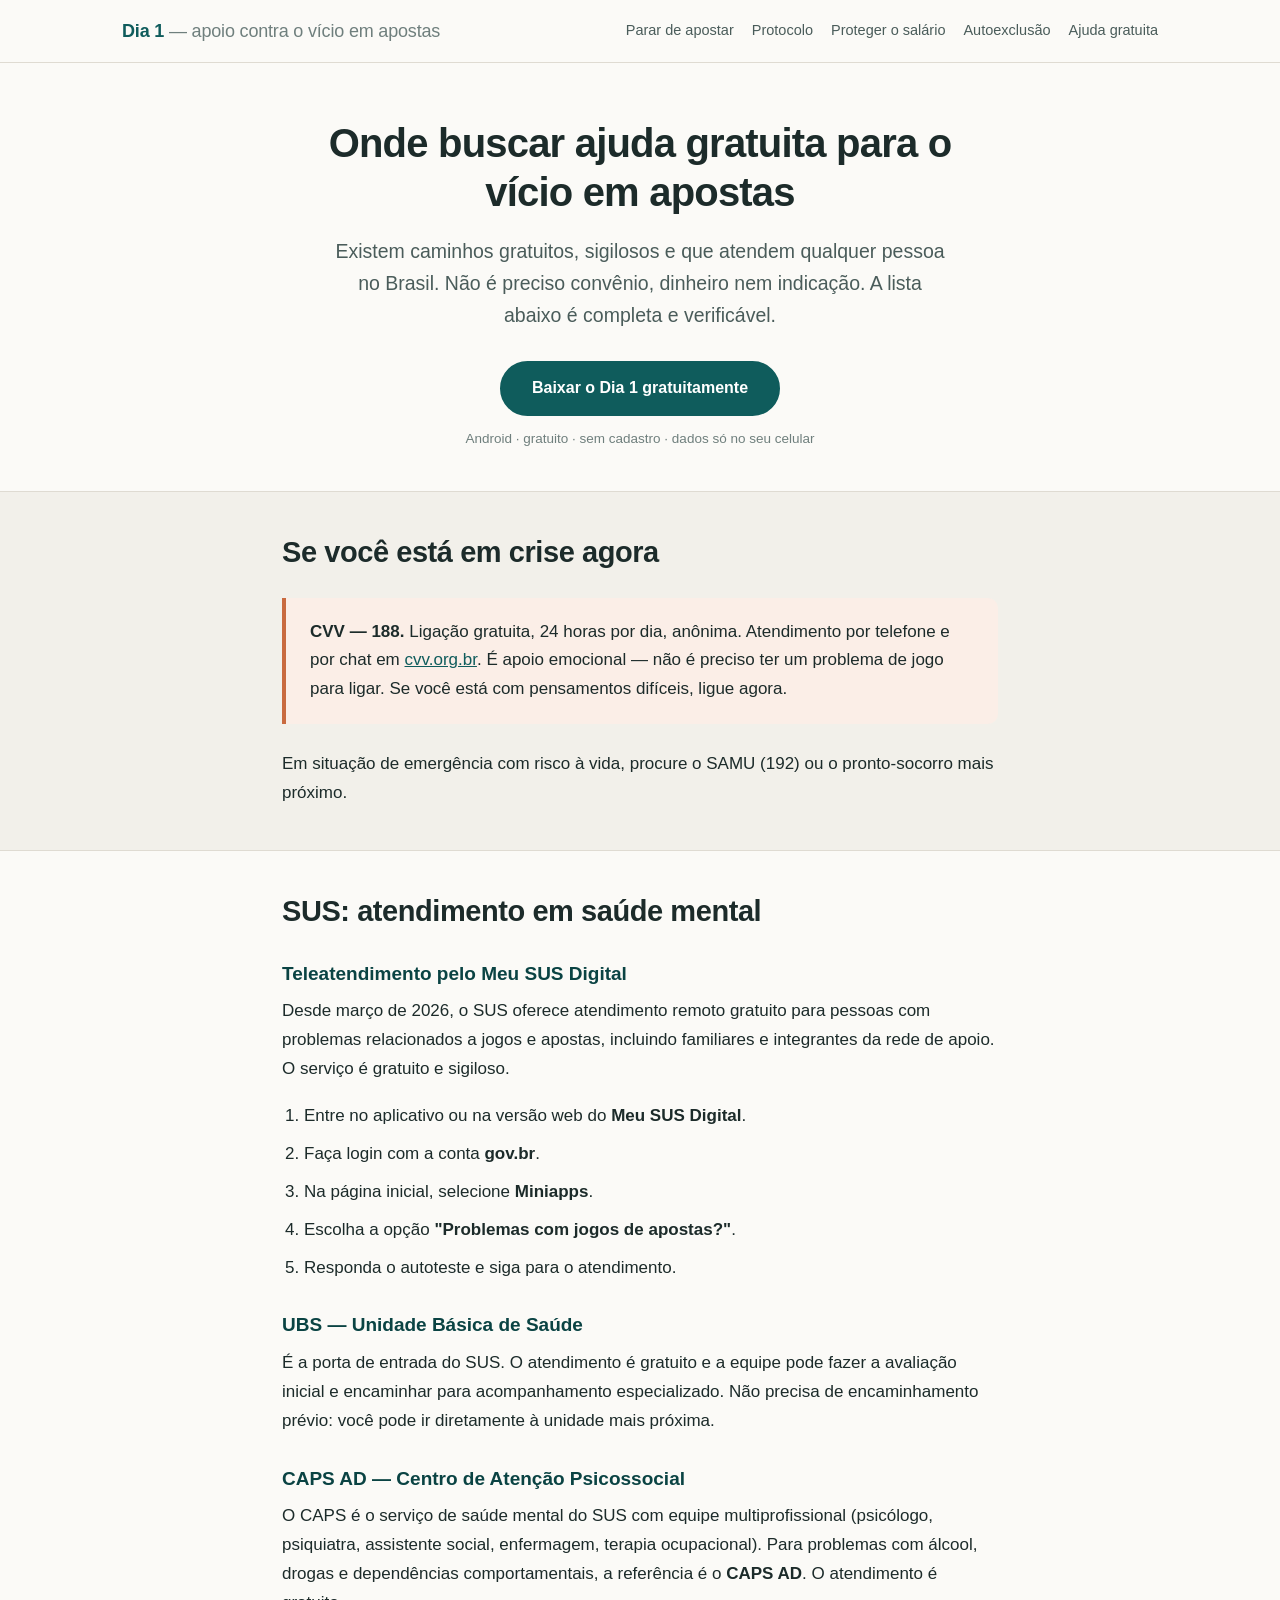
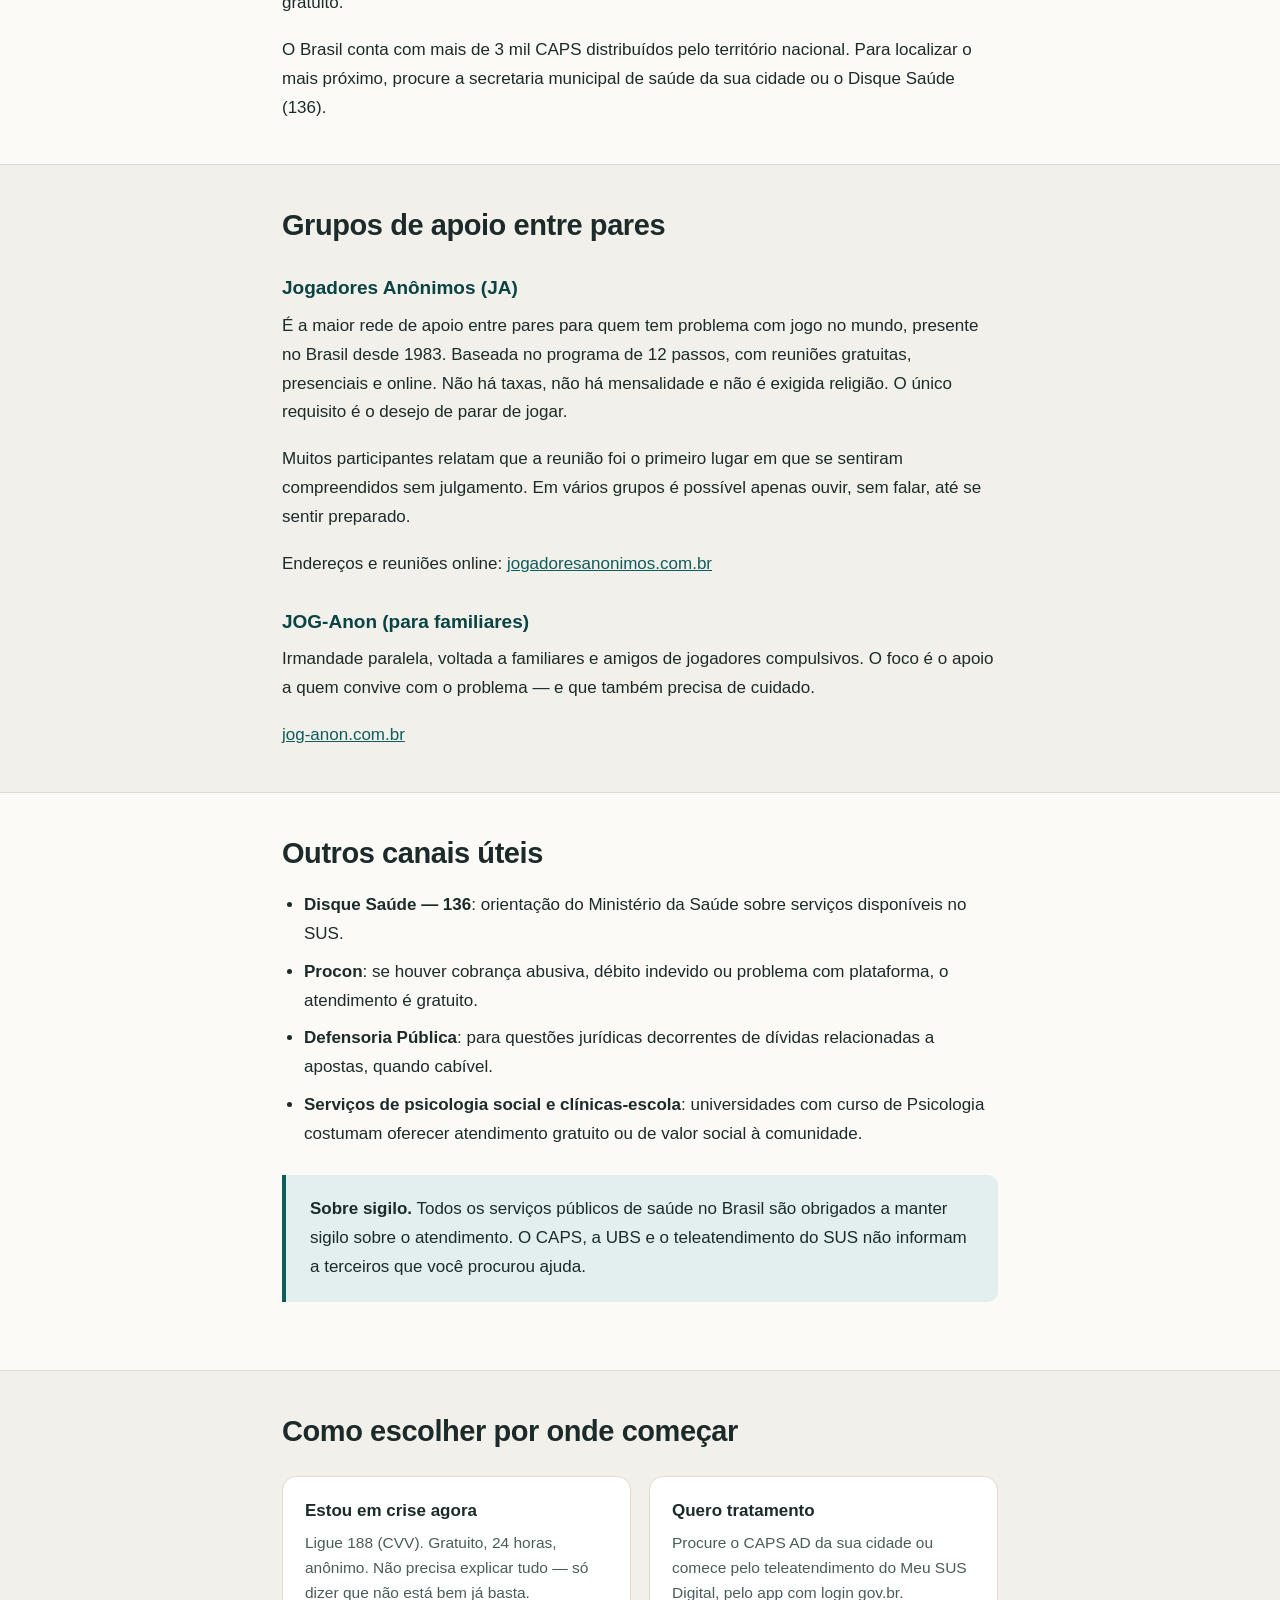
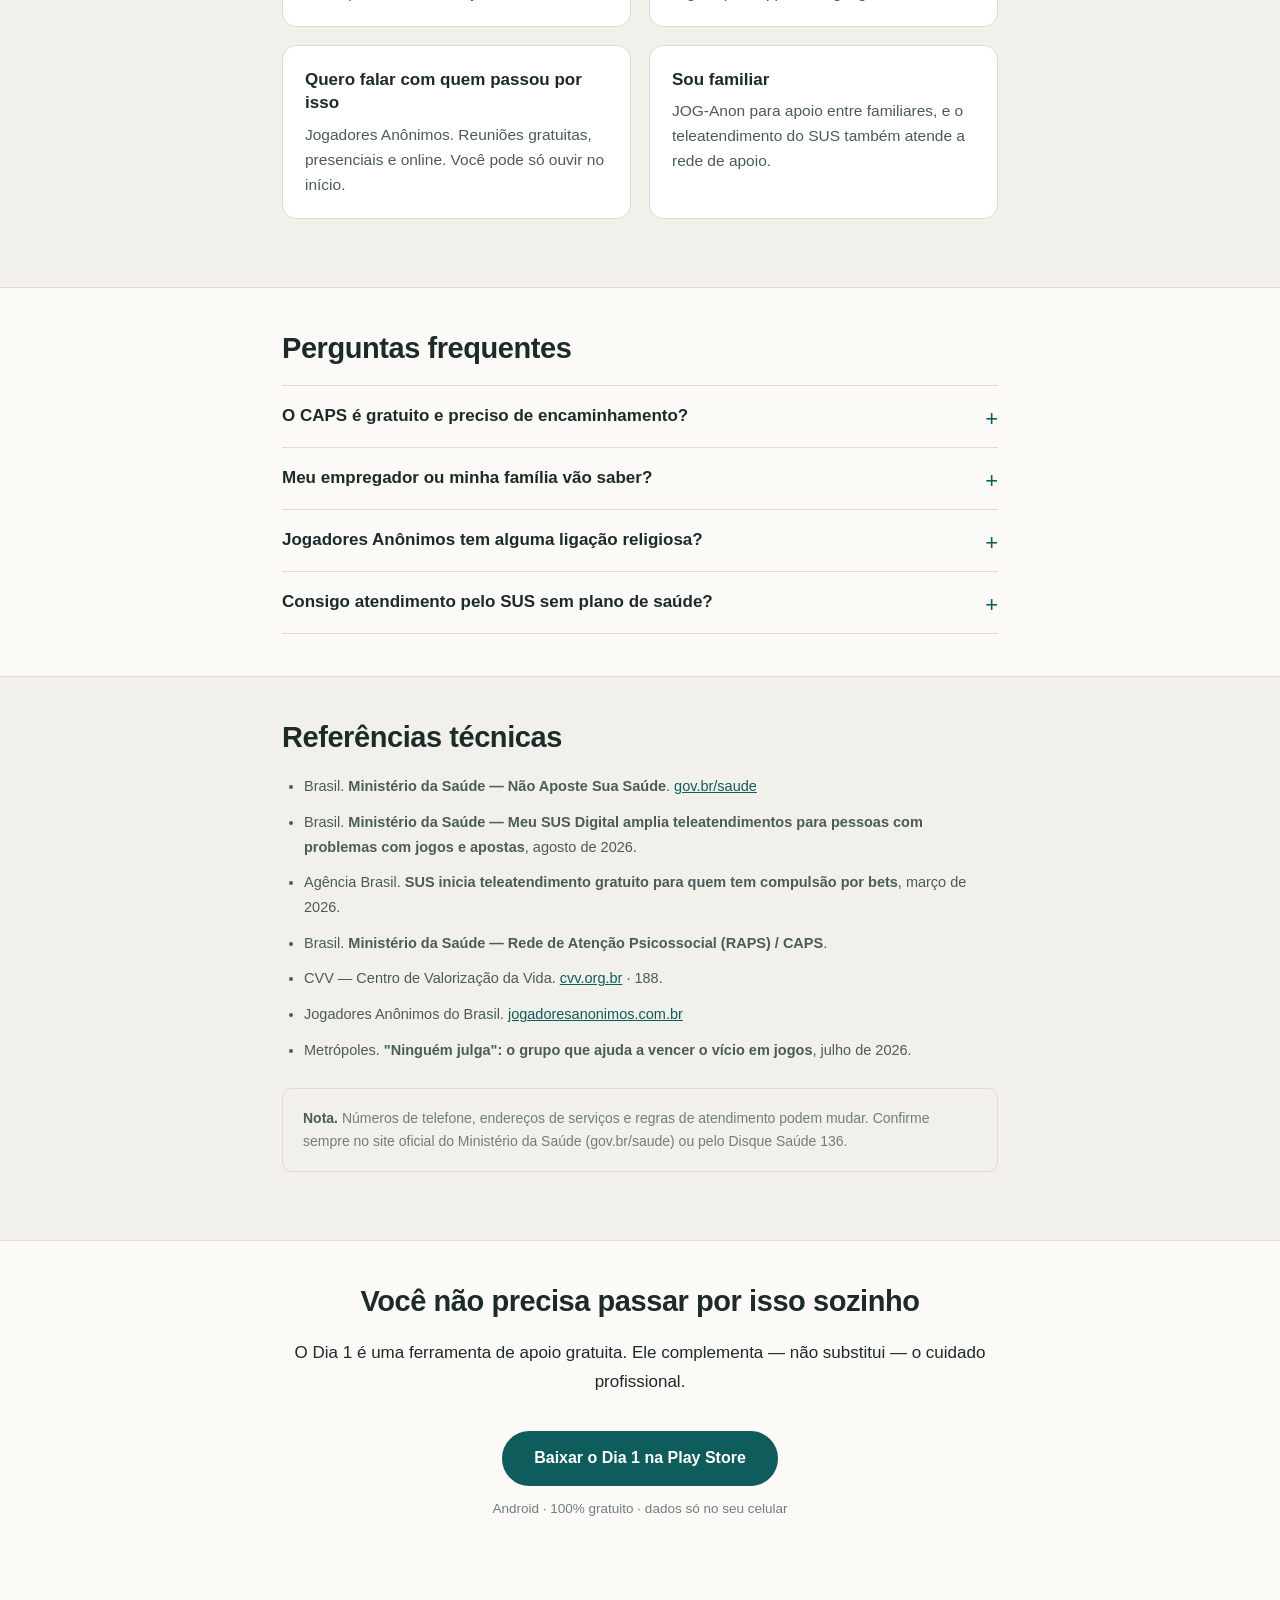
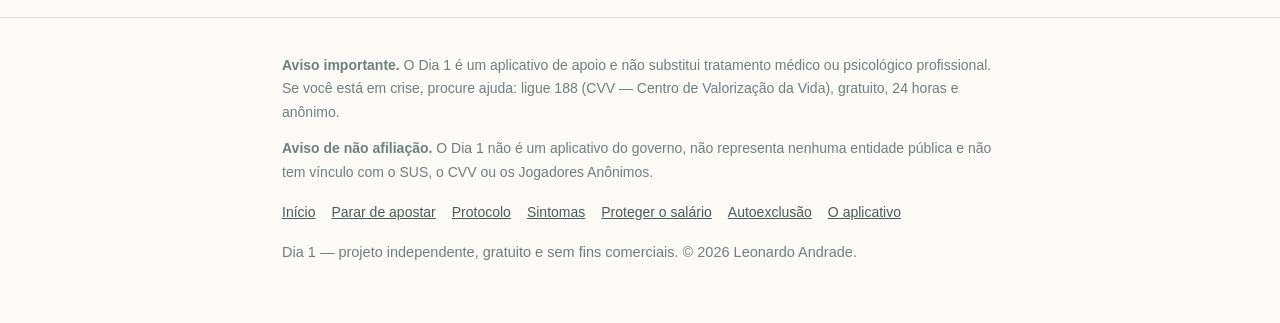
<file: onde-buscar-ajuda-gratuita.html>
<!DOCTYPE html>
<html lang="pt-BR">
<head>
<meta charset="utf-8">
<meta name="viewport" content="width=device-width, initial-scale=1">
<title>Onde buscar ajuda gratuita para o vício em apostas (CVV, CAPS, SUS)</title>
<meta name="description" content="Lista completa de canais gratuitos e sigilosos para quem tem problema com apostas no Brasil: CVV 188, UBS e CAPS do SUS, teleatendimento do Meu SUS Digital e reuniões de Jogadores Anônimos.">
<link rel="canonical" href="https://leoandradefr.github.io/dia1/onde-buscar-ajuda-gratuita.html">
<meta name="robots" content="index, follow">
<meta name="author" content="Leonardo Andrade">
<meta name="theme-color" content="#0f5c5c">
<meta property="og:type" content="article">
<meta property="og:locale" content="pt_BR">
<meta property="og:site_name" content="Dia 1">
<meta property="og:title" content="Onde buscar ajuda gratuita para o vício em apostas (CVV, CAPS, SUS)">
<meta property="og:description" content="CVV 188, UBS, CAPS, teleatendimento do Meu SUS Digital e Jogadores Anônimos: todos gratuitos.">
<meta property="og:url" content="https://leoandradefr.github.io/dia1/onde-buscar-ajuda-gratuita.html">
<meta name="twitter:card" content="summary_large_image">
<link rel="stylesheet" href="style.css">
<script type="application/ld+json">
{
  "@context": "https://schema.org",
  "@type": "Article",
  "headline": "Onde buscar ajuda gratuita para o vício em apostas no Brasil",
  "description": "Guia completo dos canais gratuitos e sigilosos de apoio para quem tem problema com apostas: CVV, UBS, CAPS, Meu SUS Digital e Jogadores Anônimos.",
  "inLanguage": "pt-BR",
  "author": {"@type": "Person", "name": "Leonardo Brazão de Andrade"},
  "publisher": {"@type": "Organization", "name": "Dia 1"},
  "datePublished": "2026-11-09",
  "dateModified": "2026-11-09",
  "mainEntityOfPage": {"@type": "WebPage", "@id": "https://leoandradefr.github.io/dia1/onde-buscar-ajuda-gratuita.html"}
}
</script>
<script type="application/ld+json">
{
  "@context": "https://schema.org",
  "@type": "FAQPage",
  "mainEntity": [
    {
      "@type": "Question",
      "name": "O atendimento no CAPS é gratuito?",
      "acceptedAnswer": {
        "@type": "Answer",
        "text": "Sim. O CAPS é um serviço do SUS, gratuito, com equipe multiprofissional. Para problemas relacionados a jogos e apostas, o CAPS AD é a referência principal. O acesso não exige encaminhamento prévio: você pode ir diretamente à unidade."
      }
    },
    {
      "@type": "Question",
      "name": "Consigo atendimento à distância pelo SUS?",
      "acceptedAnswer": {
        "@type": "Answer",
        "text": "Sim. Desde março de 2026 o SUS oferece teleatendimento gratuito e sigiloso em saúde mental para pessoas com problemas relacionados a jogos e apostas. O acesso é pelo aplicativo ou site Meu SUS Digital, com login gov.br, na área de Miniapps."
      }
    },
    {
      "@type": "Question",
      "name": "Jogadores Anônimos cobra alguma coisa?",
      "acceptedAnswer": {
        "@type": "Answer",
        "text": "Não. Jogadores Anônimos é uma irmandade baseada em 12 passos, com reuniões gratuitas, presenciais e online, sem taxas nem mensalidades. O único requisito é o desejo de parar de jogar. Existe também o JOG-Anon, para familiares e amigos."
      }
    }
  ]
}
</script>
</head>
<body>
<a class="skip-link" href="#conteudo">Ir para o conteúdo</a>
<header class="site">
  <div class="wrap-wide">
    <a class="brand" href="index.html">Dia 1 <span>— apoio contra o vício em apostas</span></a>
    <nav class="site">
      <a href="como-parar-de-apostar.html">Parar de apostar</a>
      <a href="protocolo-nao-recupere.html">Protocolo</a>
      <a href="proteger-salario-de-apostas.html">Proteger o salário</a>
      <a href="autoexclusao-apostas.html">Autoexclusão</a>
      <a href="onde-buscar-ajuda-gratuita.html">Ajuda gratuita</a>
    </nav>
  </div>
</header>

<main id="conteudo">
  <div class="wrap">
    <div class="hero">
      <h1>Onde buscar ajuda gratuita para o vício em apostas</h1>
      <p class="lead">Existem caminhos gratuitos, sigilosos e que atendem qualquer pessoa no Brasil. Não é preciso convênio, dinheiro nem indicação. A lista abaixo é completa e verificável.</p>
      <a class="btn" href="https://play.google.com/store/apps/details?id=br.com.leonardo_andrade.dia1&amp;hl=pt_BR">Baixar o Dia 1 gratuitamente</a>
      <span class="btn-note">Android · gratuito · sem cadastro · dados só no seu celular</span>
    </div>
  </div>

  <section class="alt">
    <div class="wrap">
      <h2>Se você está em crise agora</h2>
      <div class="callout callout-warm">
        <p><strong>CVV — 188.</strong> Ligação gratuita, 24 horas por dia, anônima. Atendimento por telefone e por chat em <a href="https://www.cvv.org.br/" rel="noopener">cvv.org.br</a>. É apoio emocional — não é preciso ter um problema de jogo para ligar. Se você está com pensamentos difíceis, ligue agora.</p>
      </div>
      <p>Em situação de emergência com risco à vida, procure o SAMU (192) ou o pronto-socorro mais próximo.</p>
    </div>
  </section>

  <section>
    <div class="wrap">
      <h2>SUS: atendimento em saúde mental</h2>
      <h3>Teleatendimento pelo Meu SUS Digital</h3>
      <p>Desde março de 2026, o SUS oferece atendimento remoto gratuito para pessoas com problemas relacionados a jogos e apostas, incluindo familiares e integrantes da rede de apoio. O serviço é gratuito e sigiloso.</p>
      <ol>
        <li>Entre no aplicativo ou na versão web do <strong>Meu SUS Digital</strong>.</li>
        <li>Faça login com a conta <strong>gov.br</strong>.</li>
        <li>Na página inicial, selecione <strong>Miniapps</strong>.</li>
        <li>Escolha a opção <strong>"Problemas com jogos de apostas?"</strong>.</li>
        <li>Responda o autoteste e siga para o atendimento.</li>
      </ol>
      <h3>UBS — Unidade Básica de Saúde</h3>
      <p>É a porta de entrada do SUS. O atendimento é gratuito e a equipe pode fazer a avaliação inicial e encaminhar para acompanhamento especializado. Não precisa de encaminhamento prévio: você pode ir diretamente à unidade mais próxima.</p>
      <h3>CAPS AD — Centro de Atenção Psicossocial</h3>
      <p>O CAPS é o serviço de saúde mental do SUS com equipe multiprofissional (psicólogo, psiquiatra, assistente social, enfermagem, terapia ocupacional). Para problemas com álcool, drogas e dependências comportamentais, a referência é o <strong>CAPS AD</strong>. O atendimento é gratuito.</p>
      <p>O Brasil conta com mais de 3 mil CAPS distribuídos pelo território nacional. Para localizar o mais próximo, procure a secretaria municipal de saúde da sua cidade ou o Disque Saúde (136).</p>
    </div>
  </section>

  <section class="alt">
    <div class="wrap">
      <h2>Grupos de apoio entre pares</h2>
      <h3>Jogadores Anônimos (JA)</h3>
      <p>É a maior rede de apoio entre pares para quem tem problema com jogo no mundo, presente no Brasil desde 1983. Baseada no programa de 12 passos, com reuniões gratuitas, presenciais e online. Não há taxas, não há mensalidade e não é exigida religião. O único requisito é o desejo de parar de jogar.</p>
      <p>Muitos participantes relatam que a reunião foi o primeiro lugar em que se sentiram compreendidos sem julgamento. Em vários grupos é possível apenas ouvir, sem falar, até se sentir preparado.</p>
      <p>Endereços e reuniões online: <a href="https://www.jogadoresanonimos.com.br/" rel="noopener">jogadoresanonimos.com.br</a></p>
      <h3>JOG-Anon (para familiares)</h3>
      <p>Irmandade paralela, voltada a familiares e amigos de jogadores compulsivos. O foco é o apoio a quem convive com o problema — e que também precisa de cuidado.</p>
      <p><a href="https://www.jog-anon.com.br/" rel="noopener">jog-anon.com.br</a></p>
    </div>
  </section>

  <section>
    <div class="wrap">
      <h2>Outros canais úteis</h2>
      <ul>
        <li><strong>Disque Saúde — 136</strong>: orientação do Ministério da Saúde sobre serviços disponíveis no SUS.</li>
        <li><strong>Procon</strong>: se houver cobrança abusiva, débito indevido ou problema com plataforma, o atendimento é gratuito.</li>
        <li><strong>Defensoria Pública</strong>: para questões jurídicas decorrentes de dívidas relacionadas a apostas, quando cabível.</li>
        <li><strong>Serviços de psicologia social e clínicas-escola</strong>: universidades com curso de Psicologia costumam oferecer atendimento gratuito ou de valor social à comunidade.</li>
      </ul>
      <div class="callout">
        <p><strong>Sobre sigilo.</strong> Todos os serviços públicos de saúde no Brasil são obrigados a manter sigilo sobre o atendimento. O CAPS, a UBS e o teleatendimento do SUS não informam a terceiros que você procurou ajuda.</p>
      </div>
    </div>
  </section>

  <section class="alt">
    <div class="wrap">
      <h2>Como escolher por onde começar</h2>
      <div class="cards">
        <div class="card">
          <h3>Estou em crise agora</h3>
          <p>Ligue 188 (CVV). Gratuito, 24 horas, anônimo. Não precisa explicar tudo — só dizer que não está bem já basta.</p>
        </div>
        <div class="card">
          <h3>Quero tratamento</h3>
          <p>Procure o CAPS AD da sua cidade ou comece pelo teleatendimento do Meu SUS Digital, pelo app com login gov.br.</p>
        </div>
        <div class="card">
          <h3>Quero falar com quem passou por isso</h3>
          <p>Jogadores Anônimos. Reuniões gratuitas, presenciais e online. Você pode só ouvir no início.</p>
        </div>
        <div class="card">
          <h3>Sou familiar</h3>
          <p>JOG-Anon para apoio entre familiares, e o teleatendimento do SUS também atende a rede de apoio.</p>
        </div>
      </div>
    </div>
  </section>

  <section>
    <div class="wrap">
      <h2>Perguntas frequentes</h2>
      <div class="faq">
        <details>
          <summary>O CAPS é gratuito e preciso de encaminhamento?</summary>
          <p>É gratuito e não exige encaminhamento prévio. Você pode ir diretamente à unidade. Se preferir, comece pela UBS mais próxima, que também é gratuita.</p>
        </details>
        <details>
          <summary>Meu empregador ou minha família vão saber?</summary>
          <p>Não. Os serviços de saúde são obrigados a manter sigilo. Nenhum serviço público de saúde informa a terceiros que você procurou atendimento.</p>
        </details>
        <details>
          <summary>Jogadores Anônimos tem alguma ligação religiosa?</summary>
          <p>O programa de 12 passos tem origem em grupos de apoio e menciona uma "força superior" como cada pessoa a concebe. Não há exigência de religião, filiação ou crença específica. O único requisito é o desejo de parar de jogar.</p>
        </details>
        <details>
          <summary>Consigo atendimento pelo SUS sem plano de saúde?</summary>
          <p>Sim. O SUS atende toda a população de forma gratuita, independentemente de plano de saúde ou situação de emprego.</p>
        </details>
      </div>
    </div>
  </section>

  <section class="alt">
    <div class="wrap">
      <h2>Referências técnicas</h2>
      <ul class="refs">
        <li>Brasil. <strong>Ministério da Saúde — Não Aposte Sua Saúde</strong>. <a href="https://www.gov.br/saude/pt-br/assuntos/saude-de-a-a-z/s/saude-mental/nao-aposte-sua-saude" rel="noopener">gov.br/saude</a></li>
        <li>Brasil. <strong>Ministério da Saúde — Meu SUS Digital amplia teleatendimentos para pessoas com problemas com jogos e apostas</strong>, agosto de 2026.</li>
        <li>Agência Brasil. <strong>SUS inicia teleatendimento gratuito para quem tem compulsão por bets</strong>, março de 2026.</li>
        <li>Brasil. <strong>Ministério da Saúde — Rede de Atenção Psicossocial (RAPS) / CAPS</strong>.</li>
        <li>CVV — Centro de Valorização da Vida. <a href="https://www.cvv.org.br/" rel="noopener">cvv.org.br</a> · 188.</li>
        <li>Jogadores Anônimos do Brasil. <a href="https://www.jogadoresanonimos.com.br/" rel="noopener">jogadoresanonimos.com.br</a></li>
        <li>Metrópoles. <strong>"Ninguém julga": o grupo que ajuda a vencer o vício em jogos</strong>, julho de 2026.</li>
      </ul>
      <div class="notice">
        <p><strong>Nota.</strong> Números de telefone, endereços de serviços e regras de atendimento podem mudar. Confirme sempre no site oficial do Ministério da Saúde (gov.br/saude) ou pelo Disque Saúde 136.</p>
      </div>
    </div>
  </section>

  <section>
    <div class="wrap center">
      <h2>Você não precisa passar por isso sozinho</h2>
      <p>O Dia 1 é uma ferramenta de apoio gratuita. Ele complementa — não substitui — o cuidado profissional.</p>
      <div class="btn-row">
        <a class="btn" href="https://play.google.com/store/apps/details?id=br.com.leonardo_andrade.dia1&amp;hl=pt_BR">Baixar o Dia 1 na Play Store</a>
        <span class="btn-note">Android · 100% gratuito · dados só no seu celular</span>
      </div>
    </div>
  </section>
</main>

<footer class="site">
  <div class="wrap">
    <p><strong>Aviso importante.</strong> O Dia 1 é um aplicativo de apoio e não substitui tratamento médico ou psicológico profissional. Se você está em crise, procure ajuda: ligue 188 (CVV — Centro de Valorização da Vida), gratuito, 24 horas e anônimo.</p>
    <p><strong>Aviso de não afiliação.</strong> O Dia 1 não é um aplicativo do governo, não representa nenhuma entidade pública e não tem vínculo com o SUS, o CVV ou os Jogadores Anônimos.</p>
    <div class="foot-links">
      <a href="index.html">Início</a>
      <a href="como-parar-de-apostar.html">Parar de apostar</a>
      <a href="protocolo-nao-recupere.html">Protocolo</a>
      <a href="vicio-em-bets-sintomas.html">Sintomas</a>
      <a href="proteger-salario-de-apostas.html">Proteger o salário</a>
      <a href="autoexclusao-apostas.html">Autoexclusão</a>
      <a href="app.html">O aplicativo</a>
    </div>
    <p class="small">Dia 1 — projeto independente, gratuito e sem fins comerciais. © 2026 Leonardo Andrade.</p>
  </div>
</footer>
</body>
</html>
</file>
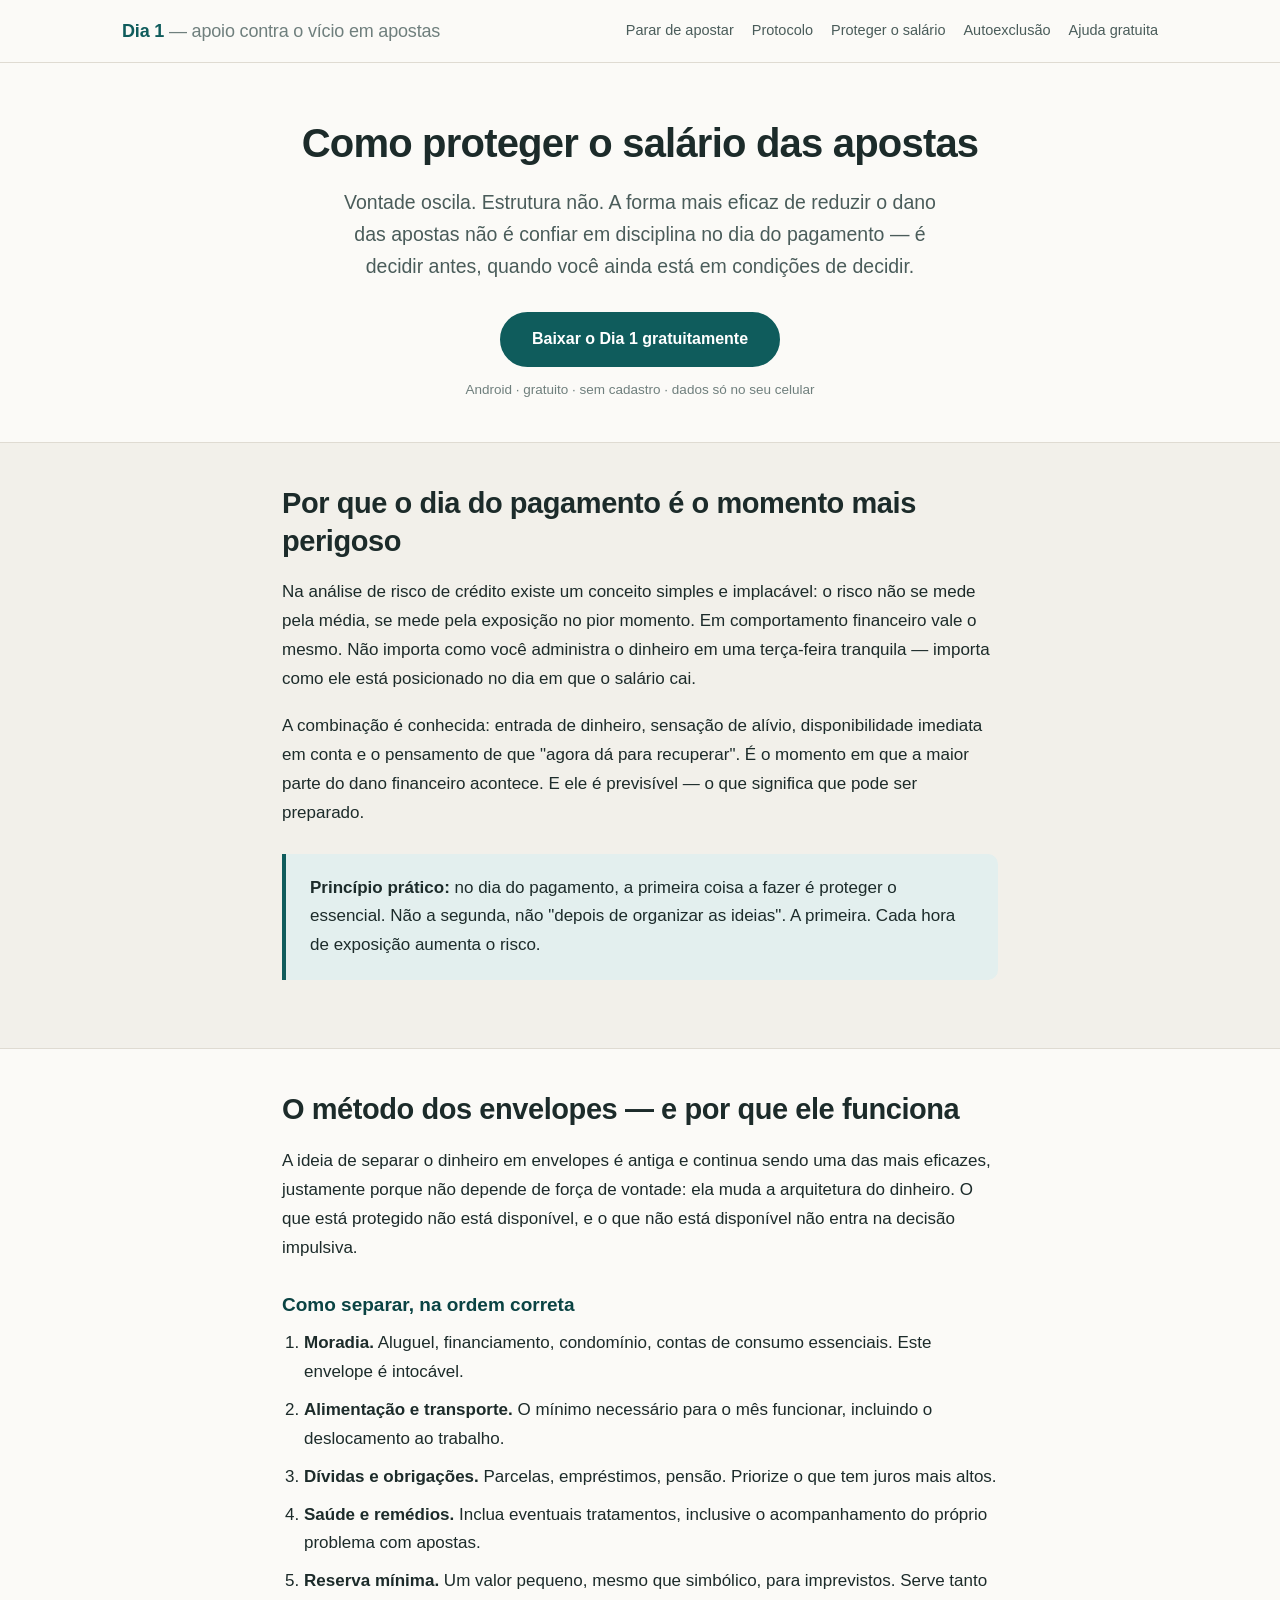
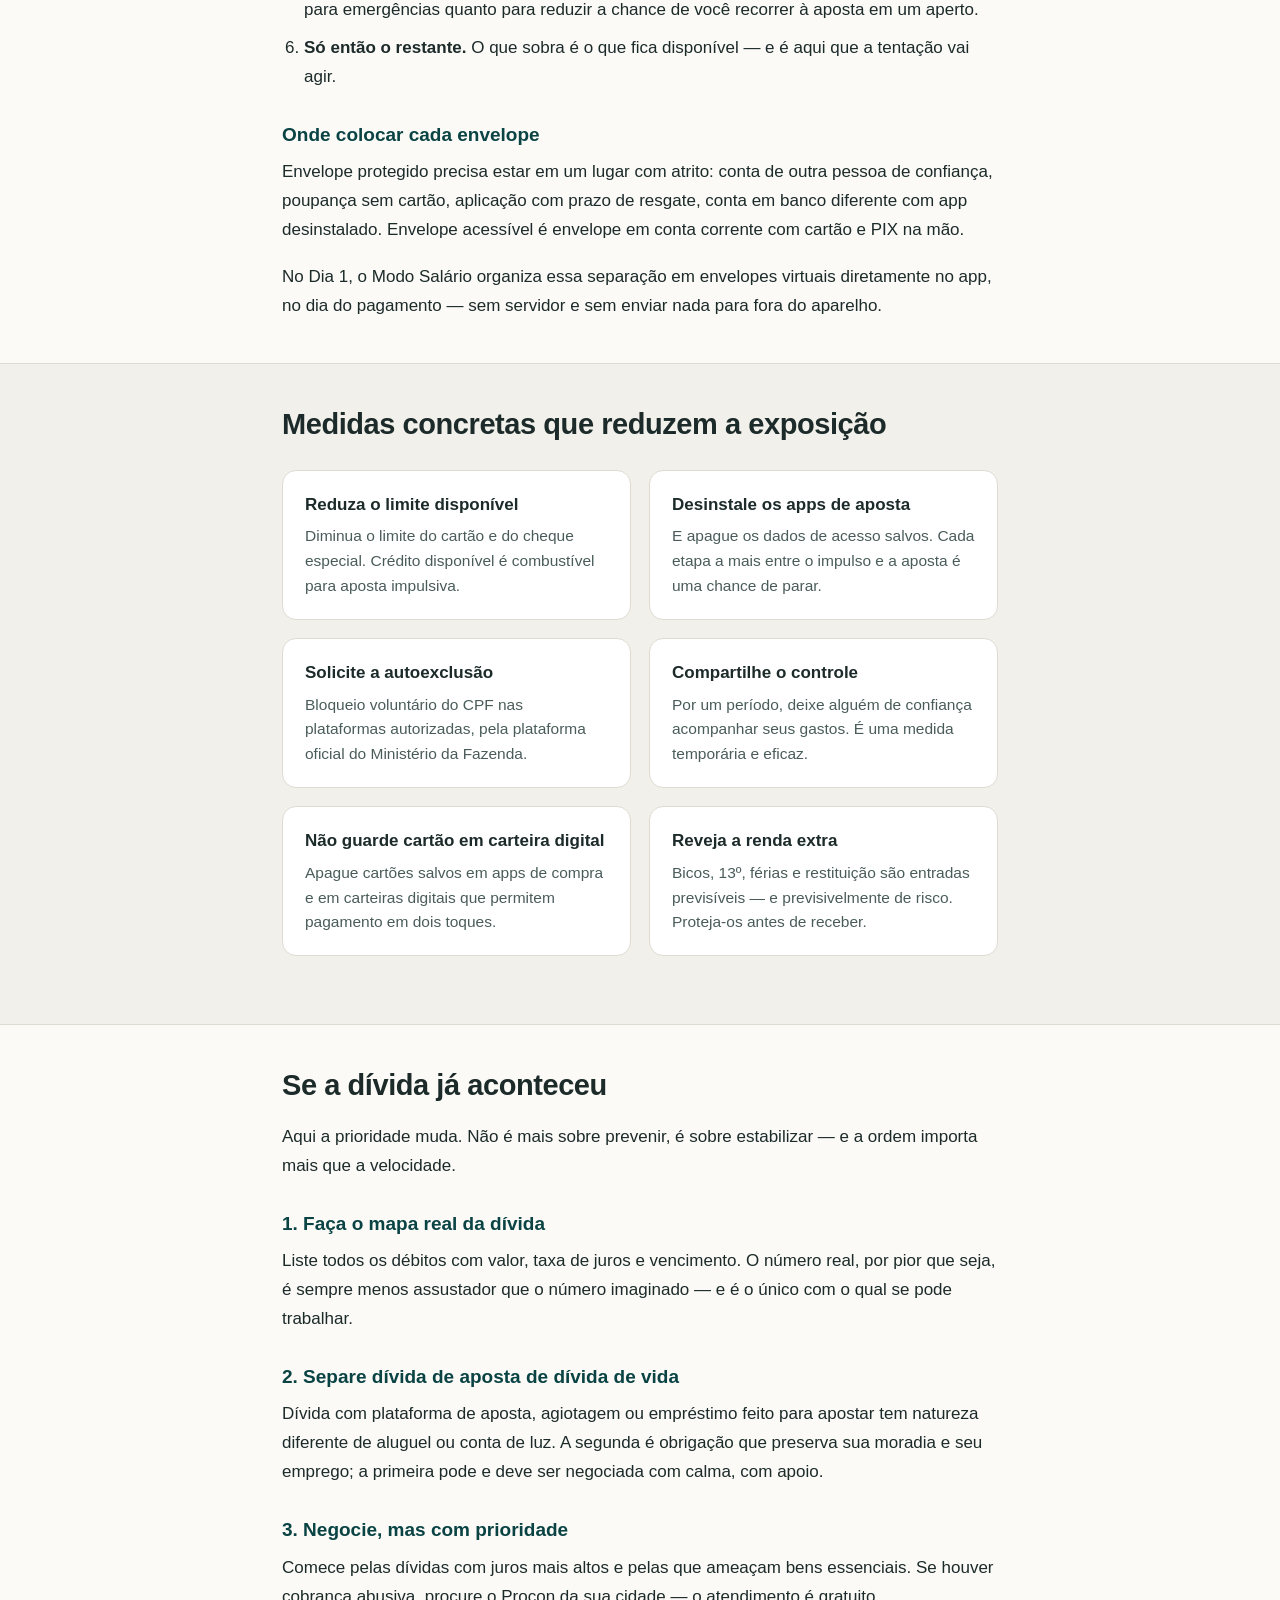
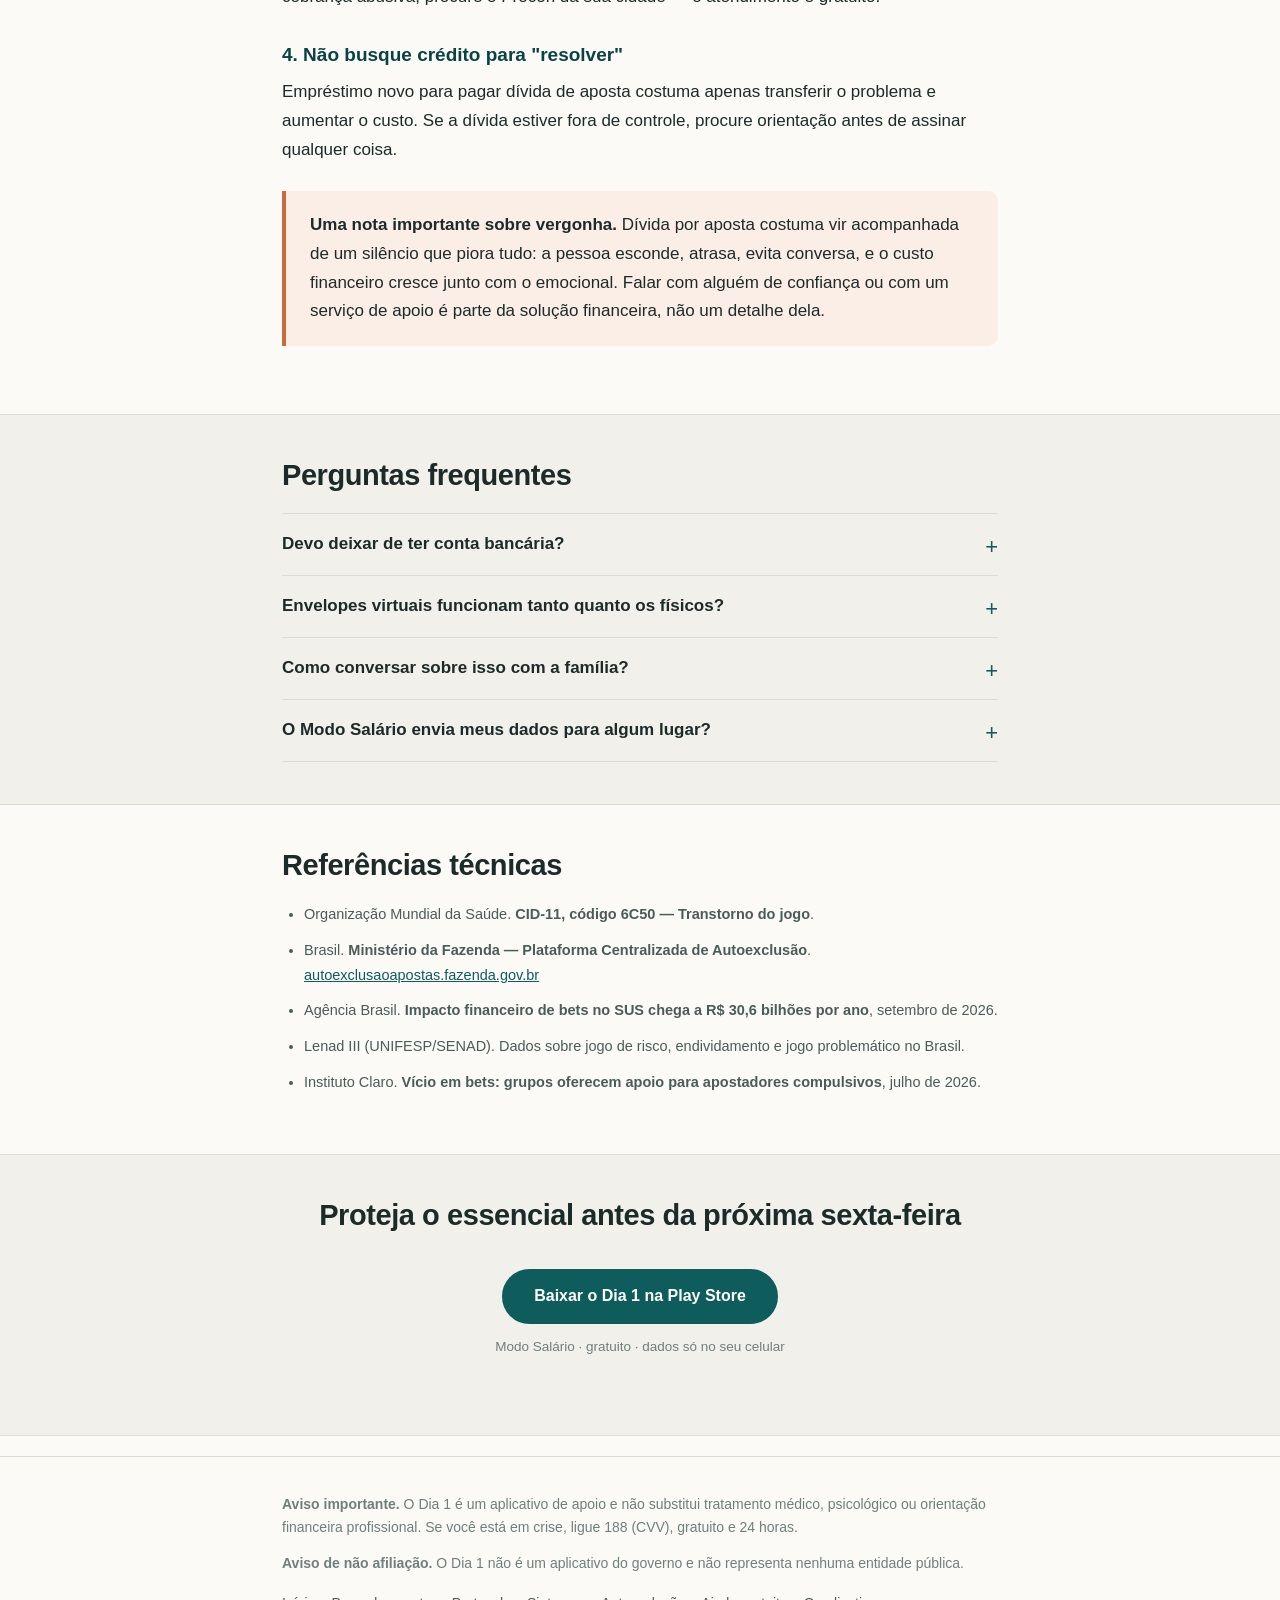
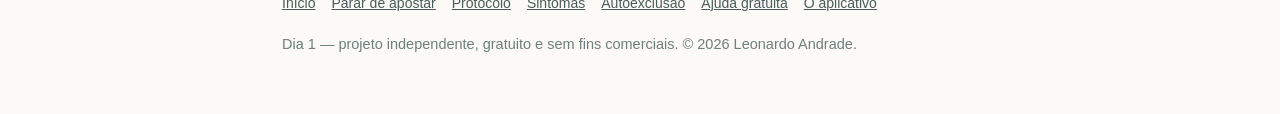
<file: proteger-salario-de-apostas.html>
<!DOCTYPE html>
<html lang="pt-BR">
<head>
<meta charset="utf-8">
<meta name="viewport" content="width=device-width, initial-scale=1">
<title>Como proteger o salário das apostas: organização financeira na prática</title>
<meta name="description" content="Como separar o essencial do dinheiro, tirar o acesso fácil em dias de risco e proteger o salário das bets. Guia prático de organização financeira para quem quer parar de apostar.">
<link rel="canonical" href="https://leoandradefr.github.io/dia1/proteger-salario-de-apostas.html">
<meta name="robots" content="index, follow">
<meta name="author" content="Leonardo Andrade">
<meta name="theme-color" content="#0f5c5c">
<meta property="og:type" content="article">
<meta property="og:locale" content="pt_BR">
<meta property="og:site_name" content="Dia 1">
<meta property="og:title" content="Como proteger o salário das apostas: organização financeira na prática">
<meta property="og:description" content="Como separar o essencial, tirar o acesso fácil e proteger o salário das bets.">
<meta property="og:url" content="https://leoandradefr.github.io/dia1/proteger-salario-de-apostas.html">
<meta name="twitter:card" content="summary_large_image">
<link rel="stylesheet" href="style.css">
<script type="application/ld+json">
{
  "@context": "https://schema.org",
  "@type": "Article",
  "headline": "Como proteger o salário das apostas: organização financeira na prática",
  "description": "Guia prático de organização financeira para proteger o salário de quem tem problema com apostas.",
  "inLanguage": "pt-BR",
  "author": {"@type": "Person", "name": "Leonardo Brazão de Andrade"},
  "publisher": {"@type": "Organization", "name": "Dia 1"},
  "datePublished": "2026-11-09",
  "dateModified": "2026-11-09",
  "mainEntityOfPage": {"@type": "WebPage", "@id": "https://leoandradefr.github.io/dia1/proteger-salario-de-apostas.html"}
}
</script>
</head>
<body>
<a class="skip-link" href="#conteudo">Ir para o conteúdo</a>
<header class="site">
  <div class="wrap-wide">
    <a class="brand" href="index.html">Dia 1 <span>— apoio contra o vício em apostas</span></a>
    <nav class="site">
      <a href="como-parar-de-apostar.html">Parar de apostar</a>
      <a href="protocolo-nao-recupere.html">Protocolo</a>
      <a href="proteger-salario-de-apostas.html">Proteger o salário</a>
      <a href="autoexclusao-apostas.html">Autoexclusão</a>
      <a href="onde-buscar-ajuda-gratuita.html">Ajuda gratuita</a>
    </nav>
  </div>
</header>

<main id="conteudo">
  <div class="wrap">
    <div class="hero">
      <h1>Como proteger o salário das apostas</h1>
      <p class="lead">Vontade oscila. Estrutura não. A forma mais eficaz de reduzir o dano das apostas não é confiar em disciplina no dia do pagamento — é decidir antes, quando você ainda está em condições de decidir.</p>
      <a class="btn" href="https://play.google.com/store/apps/details?id=br.com.leonardo_andrade.dia1&amp;hl=pt_BR">Baixar o Dia 1 gratuitamente</a>
      <span class="btn-note">Android · gratuito · sem cadastro · dados só no seu celular</span>
    </div>
  </div>

  <section class="alt">
    <div class="wrap">
      <h2>Por que o dia do pagamento é o momento mais perigoso</h2>
      <p>Na análise de risco de crédito existe um conceito simples e implacável: o risco não se mede pela média, se mede pela exposição no pior momento. Em comportamento financeiro vale o mesmo. Não importa como você administra o dinheiro em uma terça-feira tranquila — importa como ele está posicionado no dia em que o salário cai.</p>
      <p>A combinação é conhecida: entrada de dinheiro, sensação de alívio, disponibilidade imediata em conta e o pensamento de que "agora dá para recuperar". É o momento em que a maior parte do dano financeiro acontece. E ele é previsível — o que significa que pode ser preparado.</p>
      <div class="callout">
        <p><strong>Princípio prático:</strong> no dia do pagamento, a primeira coisa a fazer é proteger o essencial. Não a segunda, não "depois de organizar as ideias". A primeira. Cada hora de exposição aumenta o risco.</p>
      </div>
    </div>
  </section>

  <section>
    <div class="wrap">
      <h2>O método dos envelopes — e por que ele funciona</h2>
      <p>A ideia de separar o dinheiro em envelopes é antiga e continua sendo uma das mais eficazes, justamente porque não depende de força de vontade: ela muda a arquitetura do dinheiro. O que está protegido não está disponível, e o que não está disponível não entra na decisão impulsiva.</p>
      <h3>Como separar, na ordem correta</h3>
      <ol>
        <li><strong>Moradia.</strong> Aluguel, financiamento, condomínio, contas de consumo essenciais. Este envelope é intocável.</li>
        <li><strong>Alimentação e transporte.</strong> O mínimo necessário para o mês funcionar, incluindo o deslocamento ao trabalho.</li>
        <li><strong>Dívidas e obrigações.</strong> Parcelas, empréstimos, pensão. Priorize o que tem juros mais altos.</li>
        <li><strong>Saúde e remédios.</strong> Inclua eventuais tratamentos, inclusive o acompanhamento do próprio problema com apostas.</li>
        <li><strong>Reserva mínima.</strong> Um valor pequeno, mesmo que simbólico, para imprevistos. Serve tanto para emergências quanto para reduzir a chance de você recorrer à aposta em um aperto.</li>
        <li><strong>Só então o restante.</strong> O que sobra é o que fica disponível — e é aqui que a tentação vai agir.</li>
      </ol>
      <h3>Onde colocar cada envelope</h3>
      <p>Envelope protegido precisa estar em um lugar com atrito: conta de outra pessoa de confiança, poupança sem cartão, aplicação com prazo de resgate, conta em banco diferente com app desinstalado. Envelope acessível é envelope em conta corrente com cartão e PIX na mão.</p>
      <p>No Dia 1, o Modo Salário organiza essa separação em envelopes virtuais diretamente no app, no dia do pagamento — sem servidor e sem enviar nada para fora do aparelho.</p>
    </div>
  </section>

  <section class="alt">
    <div class="wrap">
      <h2>Medidas concretas que reduzem a exposição</h2>
      <div class="cards">
        <div class="card">
          <h3>Reduza o limite disponível</h3>
          <p>Diminua o limite do cartão e do cheque especial. Crédito disponível é combustível para aposta impulsiva.</p>
        </div>
        <div class="card">
          <h3>Desinstale os apps de aposta</h3>
          <p>E apague os dados de acesso salvos. Cada etapa a mais entre o impulso e a aposta é uma chance de parar.</p>
        </div>
        <div class="card">
          <h3>Solicite a autoexclusão</h3>
          <p>Bloqueio voluntário do CPF nas plataformas autorizadas, pela plataforma oficial do Ministério da Fazenda.</p>
        </div>
        <div class="card">
          <h3>Compartilhe o controle</h3>
          <p>Por um período, deixe alguém de confiança acompanhar seus gastos. É uma medida temporária e eficaz.</p>
        </div>
        <div class="card">
          <h3>Não guarde cartão em carteira digital</h3>
          <p>Apague cartões salvos em apps de compra e em carteiras digitais que permitem pagamento em dois toques.</p>
        </div>
        <div class="card">
          <h3>Reveja a renda extra</h3>
          <p>Bicos, 13º, férias e restituição são entradas previsíveis — e previsivelmente de risco. Proteja-os antes de receber.</p>
        </div>
      </div>
    </div>
  </section>

  <section>
    <div class="wrap">
      <h2>Se a dívida já aconteceu</h2>
      <p>Aqui a prioridade muda. Não é mais sobre prevenir, é sobre estabilizar — e a ordem importa mais que a velocidade.</p>
      <h3>1. Faça o mapa real da dívida</h3>
      <p>Liste todos os débitos com valor, taxa de juros e vencimento. O número real, por pior que seja, é sempre menos assustador que o número imaginado — e é o único com o qual se pode trabalhar.</p>
      <h3>2. Separe dívida de aposta de dívida de vida</h3>
      <p>Dívida com plataforma de aposta, agiotagem ou empréstimo feito para apostar tem natureza diferente de aluguel ou conta de luz. A segunda é obrigação que preserva sua moradia e seu emprego; a primeira pode e deve ser negociada com calma, com apoio.</p>
      <h3>3. Negocie, mas com prioridade</h3>
      <p>Comece pelas dívidas com juros mais altos e pelas que ameaçam bens essenciais. Se houver cobrança abusiva, procure o Procon da sua cidade — o atendimento é gratuito.</p>
      <h3>4. Não busque crédito para "resolver"</h3>
      <p>Empréstimo novo para pagar dívida de aposta costuma apenas transferir o problema e aumentar o custo. Se a dívida estiver fora de controle, procure orientação antes de assinar qualquer coisa.</p>
      <div class="callout callout-warm">
        <p><strong>Uma nota importante sobre vergonha.</strong> Dívida por aposta costuma vir acompanhada de um silêncio que piora tudo: a pessoa esconde, atrasa, evita conversa, e o custo financeiro cresce junto com o emocional. Falar com alguém de confiança ou com um serviço de apoio é parte da solução financeira, não um detalhe dela.</p>
      </div>
    </div>
  </section>

  <section class="alt">
    <div class="wrap">
      <h2>Perguntas frequentes</h2>
      <div class="faq">
        <details>
          <summary>Devo deixar de ter conta bancária?</summary>
          <p>Não é necessário nem recomendável. O objetivo é reduzir acesso fácil, não eliminar sua autonomia financeira. Contas em bancos diferentes, com app desinstalado na principal, costumam resolver bem.</p>
        </details>
        <details>
          <summary>Envelopes virtuais funcionam tanto quanto os físicos?</summary>
          <p>Funcionam se o dinheiro separado exigir atrito real para ser acessado. Um envelope virtual em conta com PIX e cartão na mão tem pouco efeito. O critério é o esforço necessário para desfazer a proteção.</p>
        </details>
        <details>
          <summary>Como conversar sobre isso com a família?</summary>
          <p>Direto e com números concretos costuma funcionar melhor que desculpas. Mostre o mapa da dívida, apresente o plano e peça um apoio específico — por exemplo, guardar o cartão por 90 dias. Familiares também encontram apoio no JOG-Anon.</p>
        </details>
        <details>
          <summary>O Modo Salário envia meus dados para algum lugar?</summary>
          <p>Não. Tudo fica armazenado no seu celular. O aplicativo não tem servidor e não transmite informações.</p>
        </details>
      </div>
    </div>
  </section>

  <section>
    <div class="wrap">
      <h2>Referências técnicas</h2>
      <ul class="refs">
        <li>Organização Mundial da Saúde. <strong>CID-11, código 6C50 — Transtorno do jogo</strong>.</li>
        <li>Brasil. <strong>Ministério da Fazenda — Plataforma Centralizada de Autoexclusão</strong>. <a href="https://autoexclusaoapostas.fazenda.gov.br/" rel="noopener">autoexclusaoapostas.fazenda.gov.br</a></li>
        <li>Agência Brasil. <strong>Impacto financeiro de bets no SUS chega a R$ 30,6 bilhões por ano</strong>, setembro de 2026.</li>
        <li>Lenad III (UNIFESP/SENAD). Dados sobre jogo de risco, endividamento e jogo problemático no Brasil.</li>
        <li>Instituto Claro. <strong>Vício em bets: grupos oferecem apoio para apostadores compulsivos</strong>, julho de 2026.</li>
      </ul>
    </div>
  </section>

  <section class="alt">
    <div class="wrap center">
      <h2>Proteja o essencial antes da próxima sexta-feira</h2>
      <div class="btn-row">
        <a class="btn" href="https://play.google.com/store/apps/details?id=br.com.leonardo_andrade.dia1&amp;hl=pt_BR">Baixar o Dia 1 na Play Store</a>
        <span class="btn-note">Modo Salário · gratuito · dados só no seu celular</span>
      </div>
    </div>
  </section>
</main>

<footer class="site">
  <div class="wrap">
    <p><strong>Aviso importante.</strong> O Dia 1 é um aplicativo de apoio e não substitui tratamento médico, psicológico ou orientação financeira profissional. Se você está em crise, ligue 188 (CVV), gratuito e 24 horas.</p>
    <p><strong>Aviso de não afiliação.</strong> O Dia 1 não é um aplicativo do governo e não representa nenhuma entidade pública.</p>
    <div class="foot-links">
      <a href="index.html">Início</a>
      <a href="como-parar-de-apostar.html">Parar de apostar</a>
      <a href="protocolo-nao-recupere.html">Protocolo</a>
      <a href="vicio-em-bets-sintomas.html">Sintomas</a>
      <a href="autoexclusao-apostas.html">Autoexclusão</a>
      <a href="onde-buscar-ajuda-gratuita.html">Ajuda gratuita</a>
      <a href="app.html">O aplicativo</a>
    </div>
    <p class="small">Dia 1 — projeto independente, gratuito e sem fins comerciais. © 2026 Leonardo Andrade.</p>
  </div>
</footer>
</body>
</html>
</file>
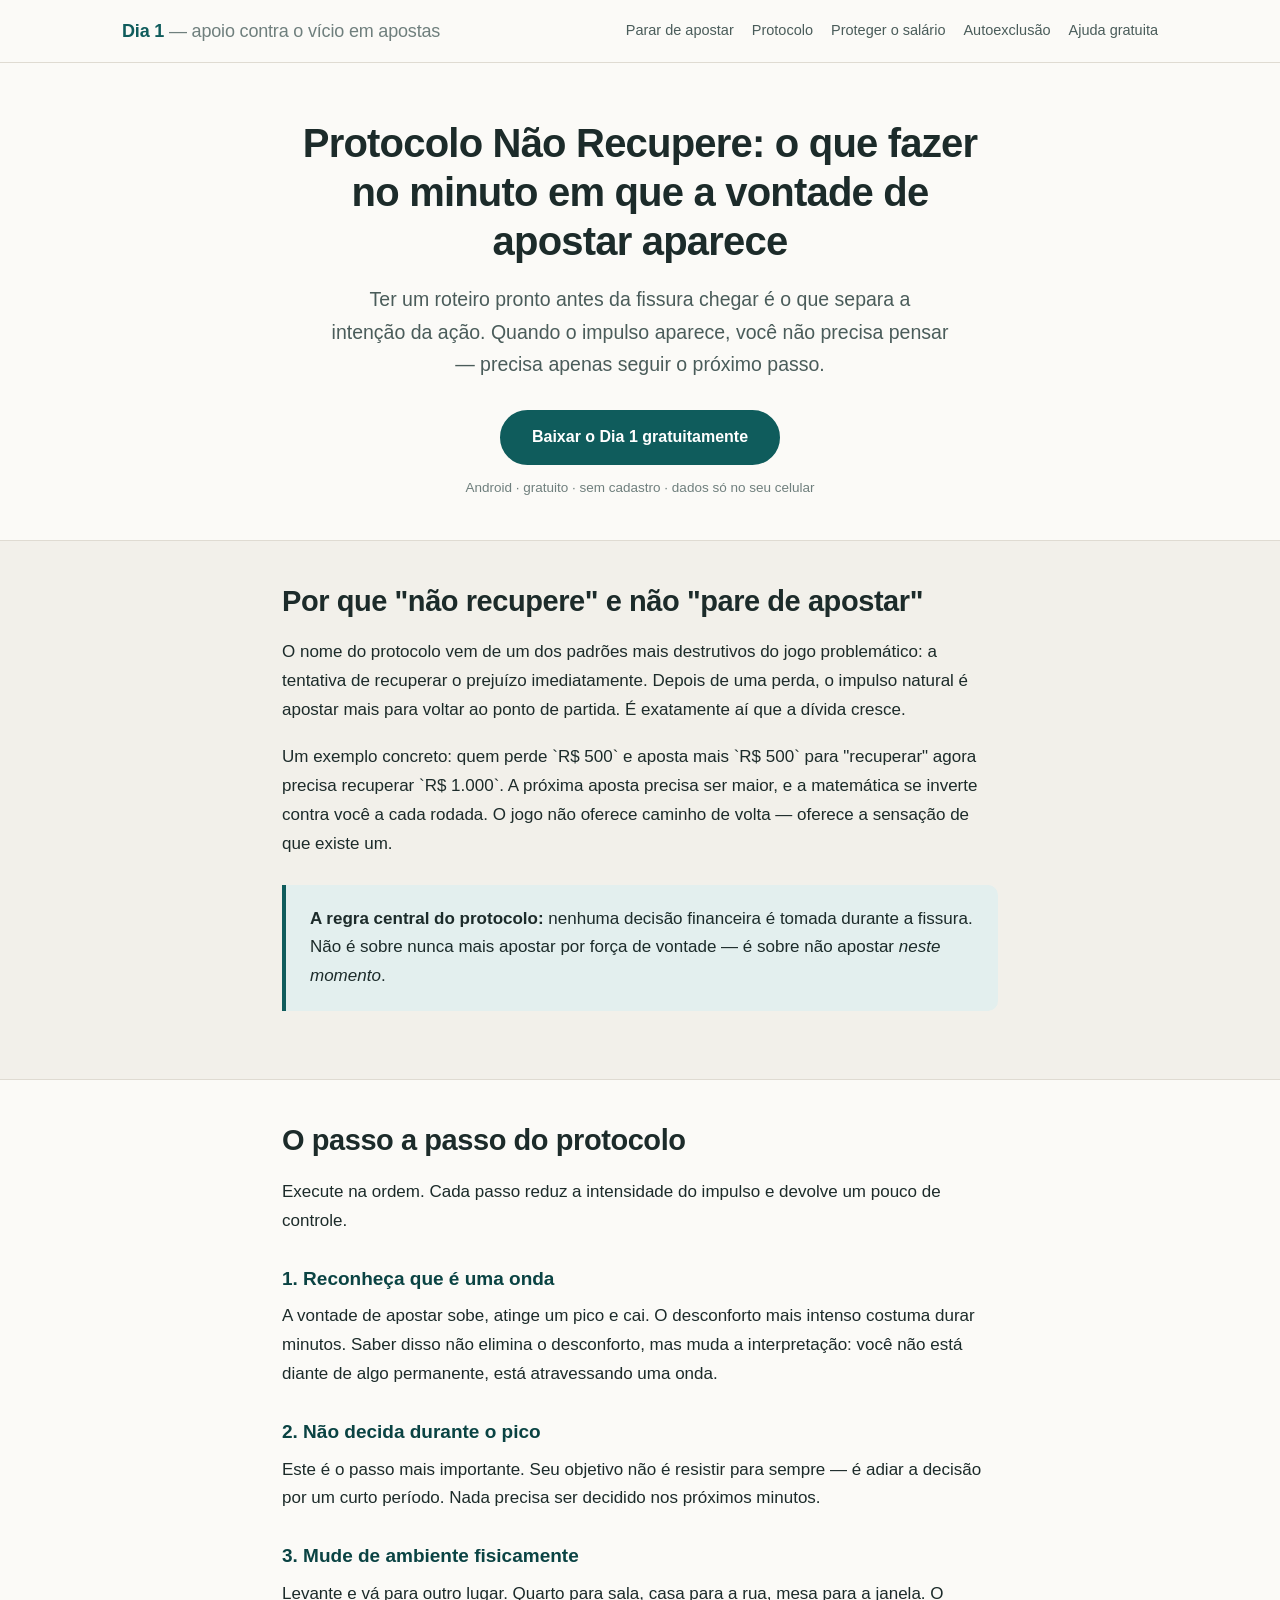
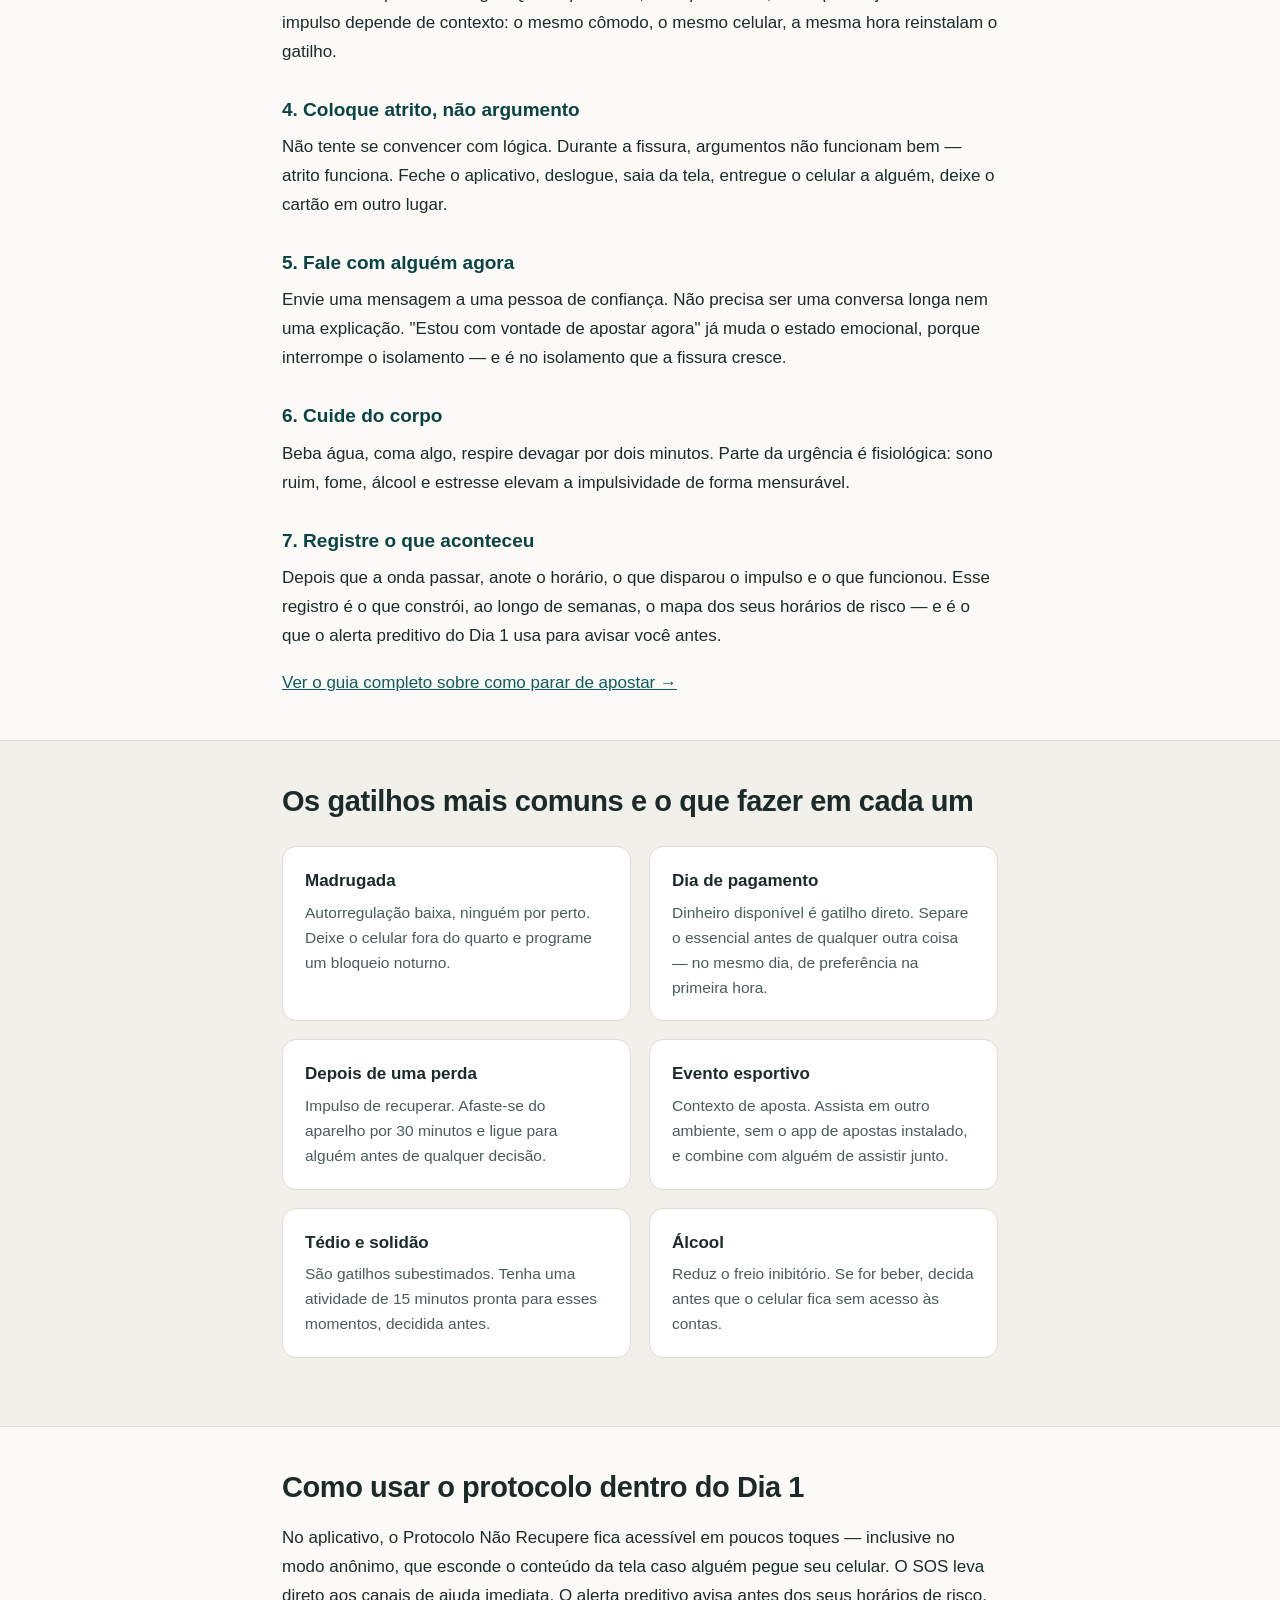
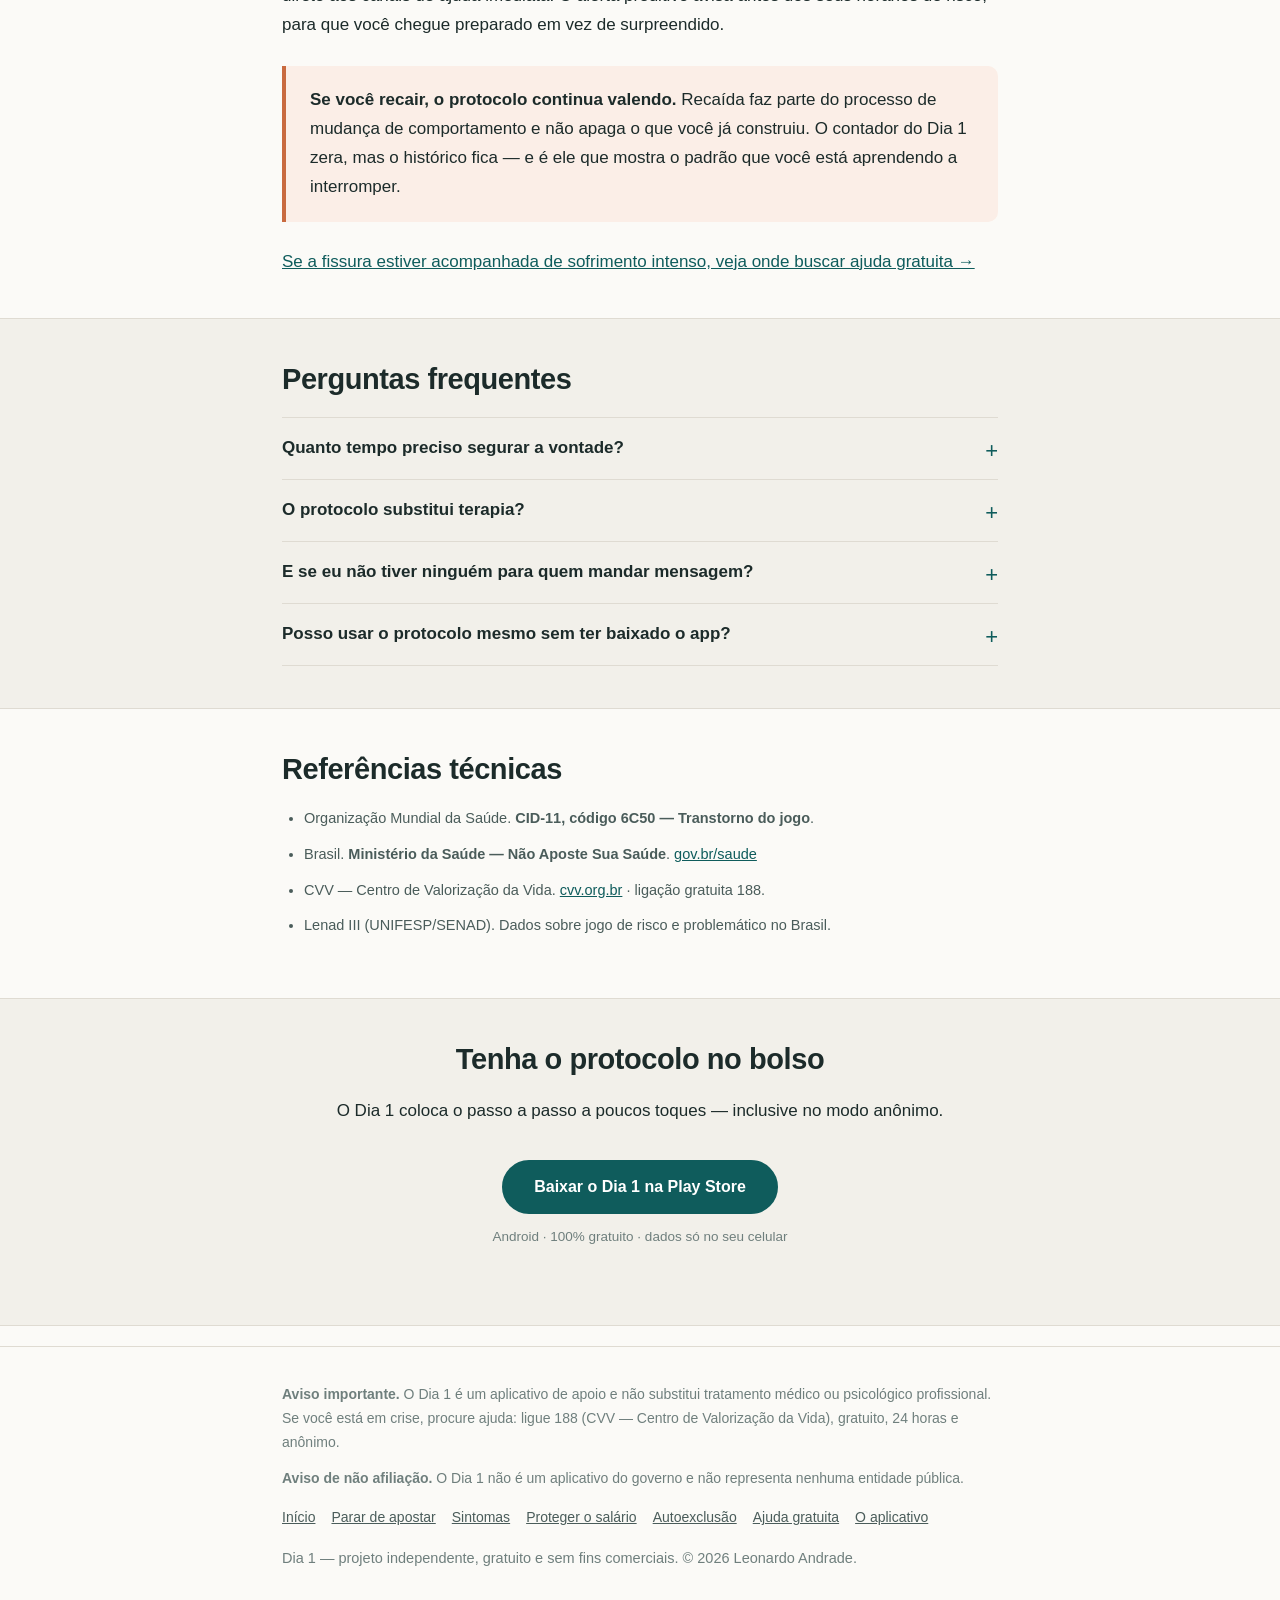
<file: protocolo-nao-recupere.html>
<!DOCTYPE html>
<html lang="pt-BR">
<head>
<meta charset="utf-8">
<meta name="viewport" content="width=device-width, initial-scale=1">
<title>Protocolo Não Recupere: o que fazer quando a vontade de apostar aparece</title>
<meta name="description" content="Passo a passo prático para atravessar a fissura de apostar. O que fazer nos primeiros minutos, por que a vontade vem em ondas e como não decidir durante o pico do impulso.">
<link rel="canonical" href="https://leoandradefr.github.io/dia1/protocolo-nao-recupere.html">
<meta name="robots" content="index, follow">
<meta name="author" content="Leonardo Andrade">
<meta name="theme-color" content="#0f5c5c">
<meta property="og:type" content="article">
<meta property="og:locale" content="pt_BR">
<meta property="og:site_name" content="Dia 1">
<meta property="og:title" content="Protocolo Não Recupere: o que fazer quando a vontade de apostar aparece">
<meta property="og:description" content="Passo a passo para atravessar a fissura de apostar e não decidir durante o pico do impulso.">
<meta property="og:url" content="https://leoandradefr.github.io/dia1/protocolo-nao-recupere.html">
<meta name="twitter:card" content="summary_large_image">
<link rel="stylesheet" href="style.css">
<script type="application/ld+json">
{
  "@context": "https://schema.org",
  "@type": "Article",
  "headline": "Protocolo Não Recupere: o que fazer quando a vontade de apostar aparece",
  "description": "Passo a passo prático para atravessar a fissura de apostar, baseado em como o impulso se comporta em ondas.",
  "inLanguage": "pt-BR",
  "author": {"@type": "Person", "name": "Leonardo Brazão de Andrade"},
  "publisher": {"@type": "Organization", "name": "Dia 1"},
  "datePublished": "2026-11-09",
  "dateModified": "2026-11-09",
  "mainEntityOfPage": {"@type": "WebPage", "@id": "https://leoandradefr.github.io/dia1/protocolo-nao-recupere.html"}
}
</script>
<script type="application/ld+json">
{
  "@context": "https://schema.org",
  "@type": "HowTo",
  "name": "Protocolo Não Recupere: como atravessar a vontade de apostar",
  "description": "Passo a passo para lidar com o impulso de apostar no momento em que ele aparece.",
  "inLanguage": "pt-BR",
  "step": [
    {"@type": "HowToStep", "name": "Reconheça que é uma onda", "text": "A vontade de apostar sobe, atinge um pico e cai. O desconforto mais intenso costuma durar minutos, não horas."},
    {"@type": "HowToStep", "name": "Não decida durante o pico", "text": "Seu objetivo no pico não é resistir para sempre, é apenas adiar a decisão por alguns minutos."},
    {"@type": "HowToStep", "name": "Mude de ambiente fisicamente", "text": "Levante e mude de lugar. O impulso depende de contexto e trocar de ambiente quebra parte do gatilho."},
    {"@type": "HowToStep", "name": "Coloque atrito, não argumento", "text": "Feche o app, saia da tela, bloqueie o acesso. Atrito físico funciona melhor que raciocínio durante a fissura."},
    {"@type": "HowToStep", "name": "Fale com alguém agora", "text": "Envie uma mensagem para uma pessoa de confiança. A fissura cresce no isolamento."},
    {"@type": "HowToStep", "name": "Cuide do corpo", "text": "Beba água, coma algo, respire devagar. Fome, sono ruim e estresse elevam a impulsividade."},
    {"@type": "HowToStep", "name": "Registre o que aconteceu", "text": "Depois que a onda passar, anote o horário, o gatilho e o que funcionou. Isso constrói seu padrão de risco."}
  ]
}
</script>
</head>
<body>
<a class="skip-link" href="#conteudo">Ir para o conteúdo</a>
<header class="site">
  <div class="wrap-wide">
    <a class="brand" href="index.html">Dia 1 <span>— apoio contra o vício em apostas</span></a>
    <nav class="site">
      <a href="como-parar-de-apostar.html">Parar de apostar</a>
      <a href="protocolo-nao-recupere.html">Protocolo</a>
      <a href="proteger-salario-de-apostas.html">Proteger o salário</a>
      <a href="autoexclusao-apostas.html">Autoexclusão</a>
      <a href="onde-buscar-ajuda-gratuita.html">Ajuda gratuita</a>
    </nav>
  </div>
</header>

<main id="conteudo">
  <div class="wrap">
    <div class="hero">
      <h1>Protocolo Não Recupere: o que fazer no minuto em que a vontade de apostar aparece</h1>
      <p class="lead">Ter um roteiro pronto antes da fissura chegar é o que separa a intenção da ação. Quando o impulso aparece, você não precisa pensar — precisa apenas seguir o próximo passo.</p>
      <a class="btn" href="https://play.google.com/store/apps/details?id=br.com.leonardo_andrade.dia1&amp;hl=pt_BR">Baixar o Dia 1 gratuitamente</a>
      <span class="btn-note">Android · gratuito · sem cadastro · dados só no seu celular</span>
    </div>
  </div>

  <section class="alt">
    <div class="wrap">
      <h2>Por que "não recupere" e não "pare de apostar"</h2>
      <p>O nome do protocolo vem de um dos padrões mais destrutivos do jogo problemático: a tentativa de recuperar o prejuízo imediatamente. Depois de uma perda, o impulso natural é apostar mais para voltar ao ponto de partida. É exatamente aí que a dívida cresce.</p>
      <p>Um exemplo concreto: quem perde `R$ 500` e aposta mais `R$ 500` para "recuperar" agora precisa recuperar `R$ 1.000`. A próxima aposta precisa ser maior, e a matemática se inverte contra você a cada rodada. O jogo não oferece caminho de volta — oferece a sensação de que existe um.</p>
      <div class="callout">
        <p><strong>A regra central do protocolo:</strong> nenhuma decisão financeira é tomada durante a fissura. Não é sobre nunca mais apostar por força de vontade — é sobre não apostar <em>neste momento</em>.</p>
      </div>
    </div>
  </section>

  <section>
    <div class="wrap">
      <h2>O passo a passo do protocolo</h2>
      <p>Execute na ordem. Cada passo reduz a intensidade do impulso e devolve um pouco de controle.</p>
      <h3>1. Reconheça que é uma onda</h3>
      <p>A vontade de apostar sobe, atinge um pico e cai. O desconforto mais intenso costuma durar minutos. Saber disso não elimina o desconforto, mas muda a interpretação: você não está diante de algo permanente, está atravessando uma onda.</p>
      <h3>2. Não decida durante o pico</h3>
      <p>Este é o passo mais importante. Seu objetivo não é resistir para sempre — é adiar a decisão por um curto período. Nada precisa ser decidido nos próximos minutos.</p>
      <h3>3. Mude de ambiente fisicamente</h3>
      <p>Levante e vá para outro lugar. Quarto para sala, casa para a rua, mesa para a janela. O impulso depende de contexto: o mesmo cômodo, o mesmo celular, a mesma hora reinstalam o gatilho.</p>
      <h3>4. Coloque atrito, não argumento</h3>
      <p>Não tente se convencer com lógica. Durante a fissura, argumentos não funcionam bem — atrito funciona. Feche o aplicativo, deslogue, saia da tela, entregue o celular a alguém, deixe o cartão em outro lugar.</p>
      <h3>5. Fale com alguém agora</h3>
      <p>Envie uma mensagem a uma pessoa de confiança. Não precisa ser uma conversa longa nem uma explicação. "Estou com vontade de apostar agora" já muda o estado emocional, porque interrompe o isolamento — e é no isolamento que a fissura cresce.</p>
      <h3>6. Cuide do corpo</h3>
      <p>Beba água, coma algo, respire devagar por dois minutos. Parte da urgência é fisiológica: sono ruim, fome, álcool e estresse elevam a impulsividade de forma mensurável.</p>
      <h3>7. Registre o que aconteceu</h3>
      <p>Depois que a onda passar, anote o horário, o que disparou o impulso e o que funcionou. Esse registro é o que constrói, ao longo de semanas, o mapa dos seus horários de risco — e é o que o alerta preditivo do Dia 1 usa para avisar você antes.</p>
      <p><a href="como-parar-de-apostar.html">Ver o guia completo sobre como parar de apostar →</a></p>
    </div>
  </section>

  <section class="alt">
    <div class="wrap">
      <h2>Os gatilhos mais comuns e o que fazer em cada um</h2>
      <div class="cards">
        <div class="card">
          <h3>Madrugada</h3>
          <p>Autorregulação baixa, ninguém por perto. Deixe o celular fora do quarto e programe um bloqueio noturno.</p>
        </div>
        <div class="card">
          <h3>Dia de pagamento</h3>
          <p>Dinheiro disponível é gatilho direto. Separe o essencial antes de qualquer outra coisa — no mesmo dia, de preferência na primeira hora.</p>
        </div>
        <div class="card">
          <h3>Depois de uma perda</h3>
          <p>Impulso de recuperar. Afaste-se do aparelho por 30 minutos e ligue para alguém antes de qualquer decisão.</p>
        </div>
        <div class="card">
          <h3>Evento esportivo</h3>
          <p>Contexto de aposta. Assista em outro ambiente, sem o app de apostas instalado, e combine com alguém de assistir junto.</p>
        </div>
        <div class="card">
          <h3>Tédio e solidão</h3>
          <p>São gatilhos subestimados. Tenha uma atividade de 15 minutos pronta para esses momentos, decidida antes.</p>
        </div>
        <div class="card">
          <h3>Álcool</h3>
          <p>Reduz o freio inibitório. Se for beber, decida antes que o celular fica sem acesso às contas.</p>
        </div>
      </div>
    </div>
  </section>

  <section>
    <div class="wrap">
      <h2>Como usar o protocolo dentro do Dia 1</h2>
      <p>No aplicativo, o Protocolo Não Recupere fica acessível em poucos toques — inclusive no modo anônimo, que esconde o conteúdo da tela caso alguém pegue seu celular. O SOS leva direto aos canais de ajuda imediata. O alerta preditivo avisa antes dos seus horários de risco, para que você chegue preparado em vez de surpreendido.</p>
      <div class="callout callout-warm">
        <p><strong>Se você recair, o protocolo continua valendo.</strong> Recaída faz parte do processo de mudança de comportamento e não apaga o que você já construiu. O contador do Dia 1 zera, mas o histórico fica — e é ele que mostra o padrão que você está aprendendo a interromper.</p>
      </div>
      <p><a href="onde-buscar-ajuda-gratuita.html">Se a fissura estiver acompanhada de sofrimento intenso, veja onde buscar ajuda gratuita →</a></p>
    </div>
  </section>

  <section class="alt">
    <div class="wrap">
      <h2>Perguntas frequentes</h2>
      <div class="faq">
        <details>
          <summary>Quanto tempo preciso segurar a vontade?</summary>
          <p>O pico costuma durar minutos. Uma referência prática é adiar por 30 minutos e mudar de atividade nesse intervalo. Na maioria dos casos, a intensidade cai antes disso.</p>
        </details>
        <details>
          <summary>O protocolo substitui terapia?</summary>
          <p>Não. É uma ferramenta de manejo do momento agudo. Tratamento profissional é o que sustenta a mudança no longo prazo. Veja os canais gratuitos do SUS em nossa página de ajuda.</p>
        </details>
        <details>
          <summary>E se eu não tiver ninguém para quem mandar mensagem?</summary>
          <p>O isolamento é justamente o principal fator de risco. Nesse caso, use o CVV pelo 188 ou pelo chat em cvv.org.br — é gratuito, anônimo e atende 24 horas. Grupos de Jogadores Anônimos, presenciais ou online, também são uma opção.</p>
        </details>
        <details>
          <summary>Posso usar o protocolo mesmo sem ter baixado o app?</summary>
          <p>Sim. O roteiro desta página é completo. O aplicativo ajuda porque coloca os passos a poucos toques e adiciona registro de dias limpos, alerta preditivo e modo anônimo.</p>
        </details>
      </div>
    </div>
  </section>

  <section>
    <div class="wrap">
      <h2>Referências técnicas</h2>
      <ul class="refs">
        <li>Organização Mundial da Saúde. <strong>CID-11, código 6C50 — Transtorno do jogo</strong>.</li>
        <li>Brasil. <strong>Ministério da Saúde — Não Aposte Sua Saúde</strong>. <a href="https://www.gov.br/saude/pt-br/assuntos/saude-de-a-a-z/s/saude-mental/nao-aposte-sua-saude" rel="noopener">gov.br/saude</a></li>
        <li>CVV — Centro de Valorização da Vida. <a href="https://www.cvv.org.br/" rel="noopener">cvv.org.br</a> · ligação gratuita 188.</li>
        <li>Lenad III (UNIFESP/SENAD). Dados sobre jogo de risco e problemático no Brasil.</li>
      </ul>
    </div>
  </section>

  <section class="alt">
    <div class="wrap center">
      <h2>Tenha o protocolo no bolso</h2>
      <p>O Dia 1 coloca o passo a passo a poucos toques — inclusive no modo anônimo.</p>
      <div class="btn-row">
        <a class="btn" href="https://play.google.com/store/apps/details?id=br.com.leonardo_andrade.dia1&amp;hl=pt_BR">Baixar o Dia 1 na Play Store</a>
        <span class="btn-note">Android · 100% gratuito · dados só no seu celular</span>
      </div>
    </div>
  </section>
</main>

<footer class="site">
  <div class="wrap">
    <p><strong>Aviso importante.</strong> O Dia 1 é um aplicativo de apoio e não substitui tratamento médico ou psicológico profissional. Se você está em crise, procure ajuda: ligue 188 (CVV — Centro de Valorização da Vida), gratuito, 24 horas e anônimo.</p>
    <p><strong>Aviso de não afiliação.</strong> O Dia 1 não é um aplicativo do governo e não representa nenhuma entidade pública.</p>
    <div class="foot-links">
      <a href="index.html">Início</a>
      <a href="como-parar-de-apostar.html">Parar de apostar</a>
      <a href="vicio-em-bets-sintomas.html">Sintomas</a>
      <a href="proteger-salario-de-apostas.html">Proteger o salário</a>
      <a href="autoexclusao-apostas.html">Autoexclusão</a>
      <a href="onde-buscar-ajuda-gratuita.html">Ajuda gratuita</a>
      <a href="app.html">O aplicativo</a>
    </div>
    <p class="small">Dia 1 — projeto independente, gratuito e sem fins comerciais. © 2026 Leonardo Andrade.</p>
  </div>
</footer>
</body>
</html>
</file>
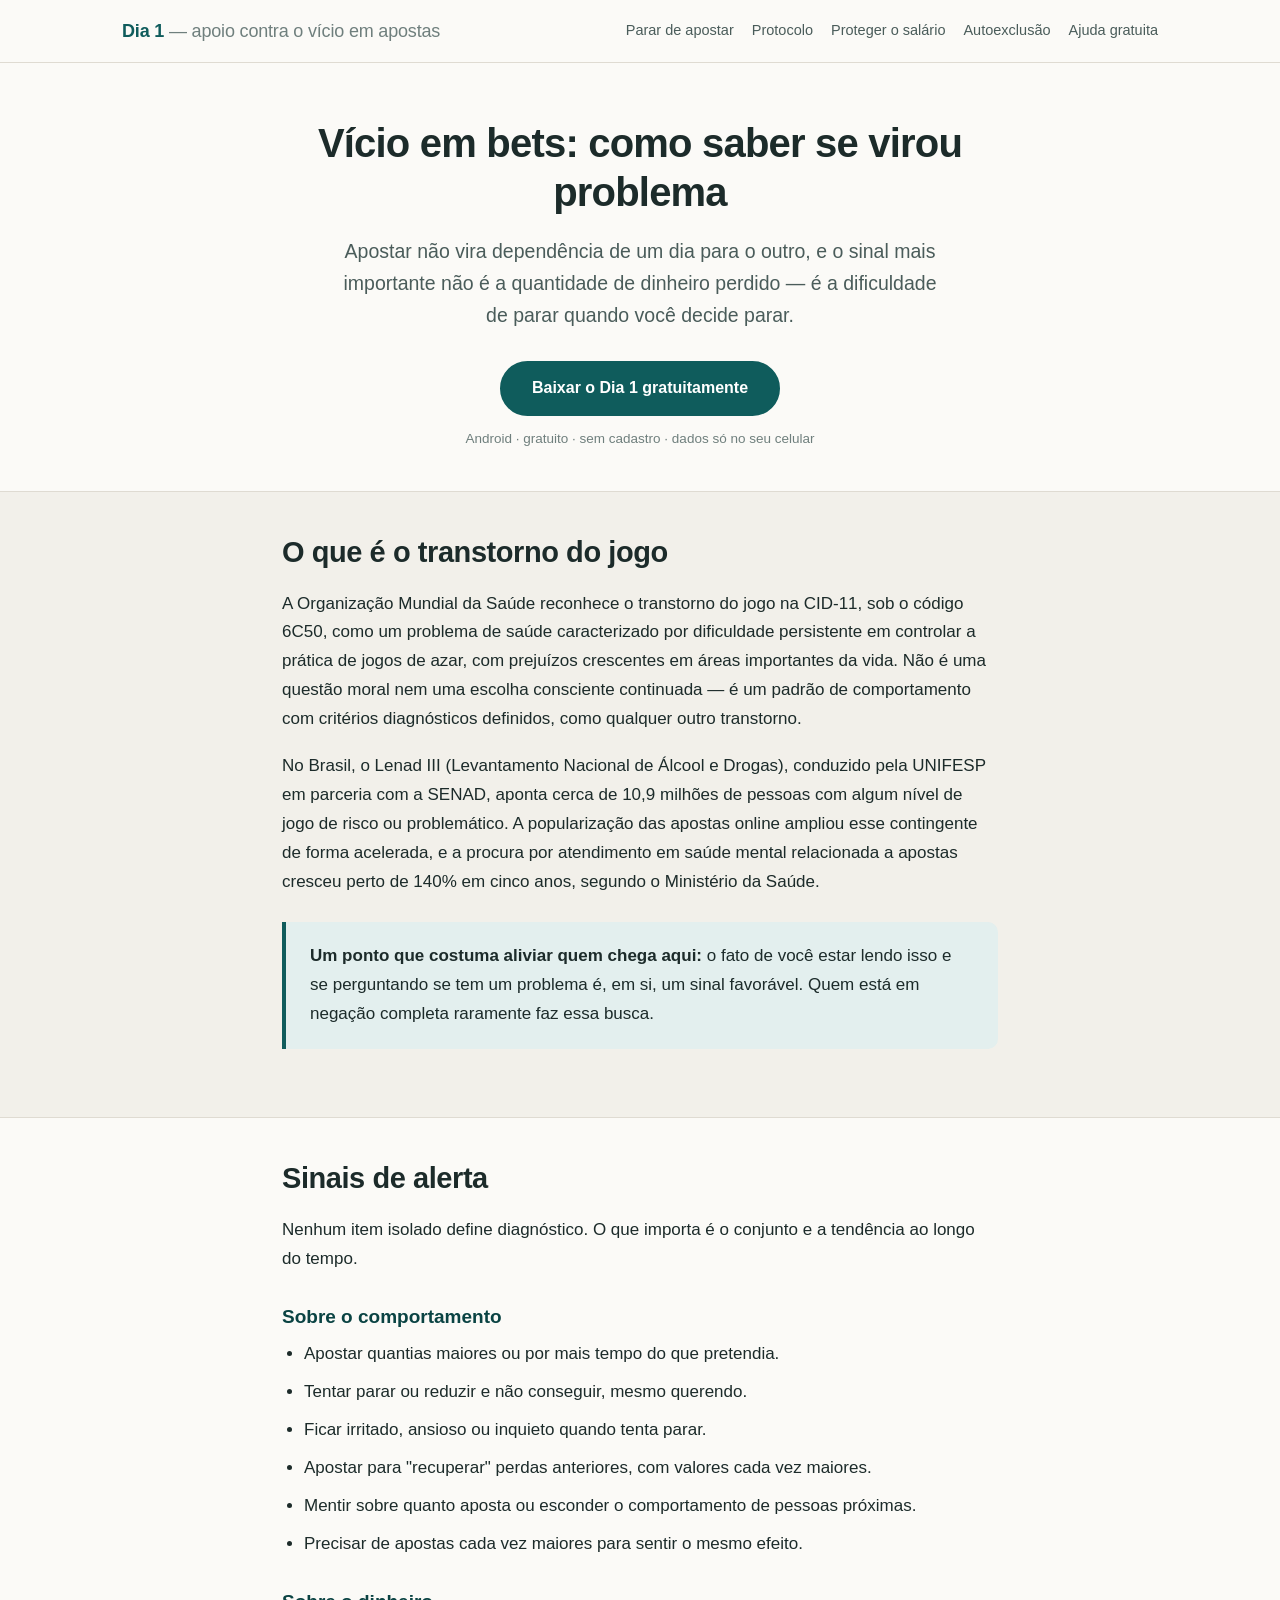
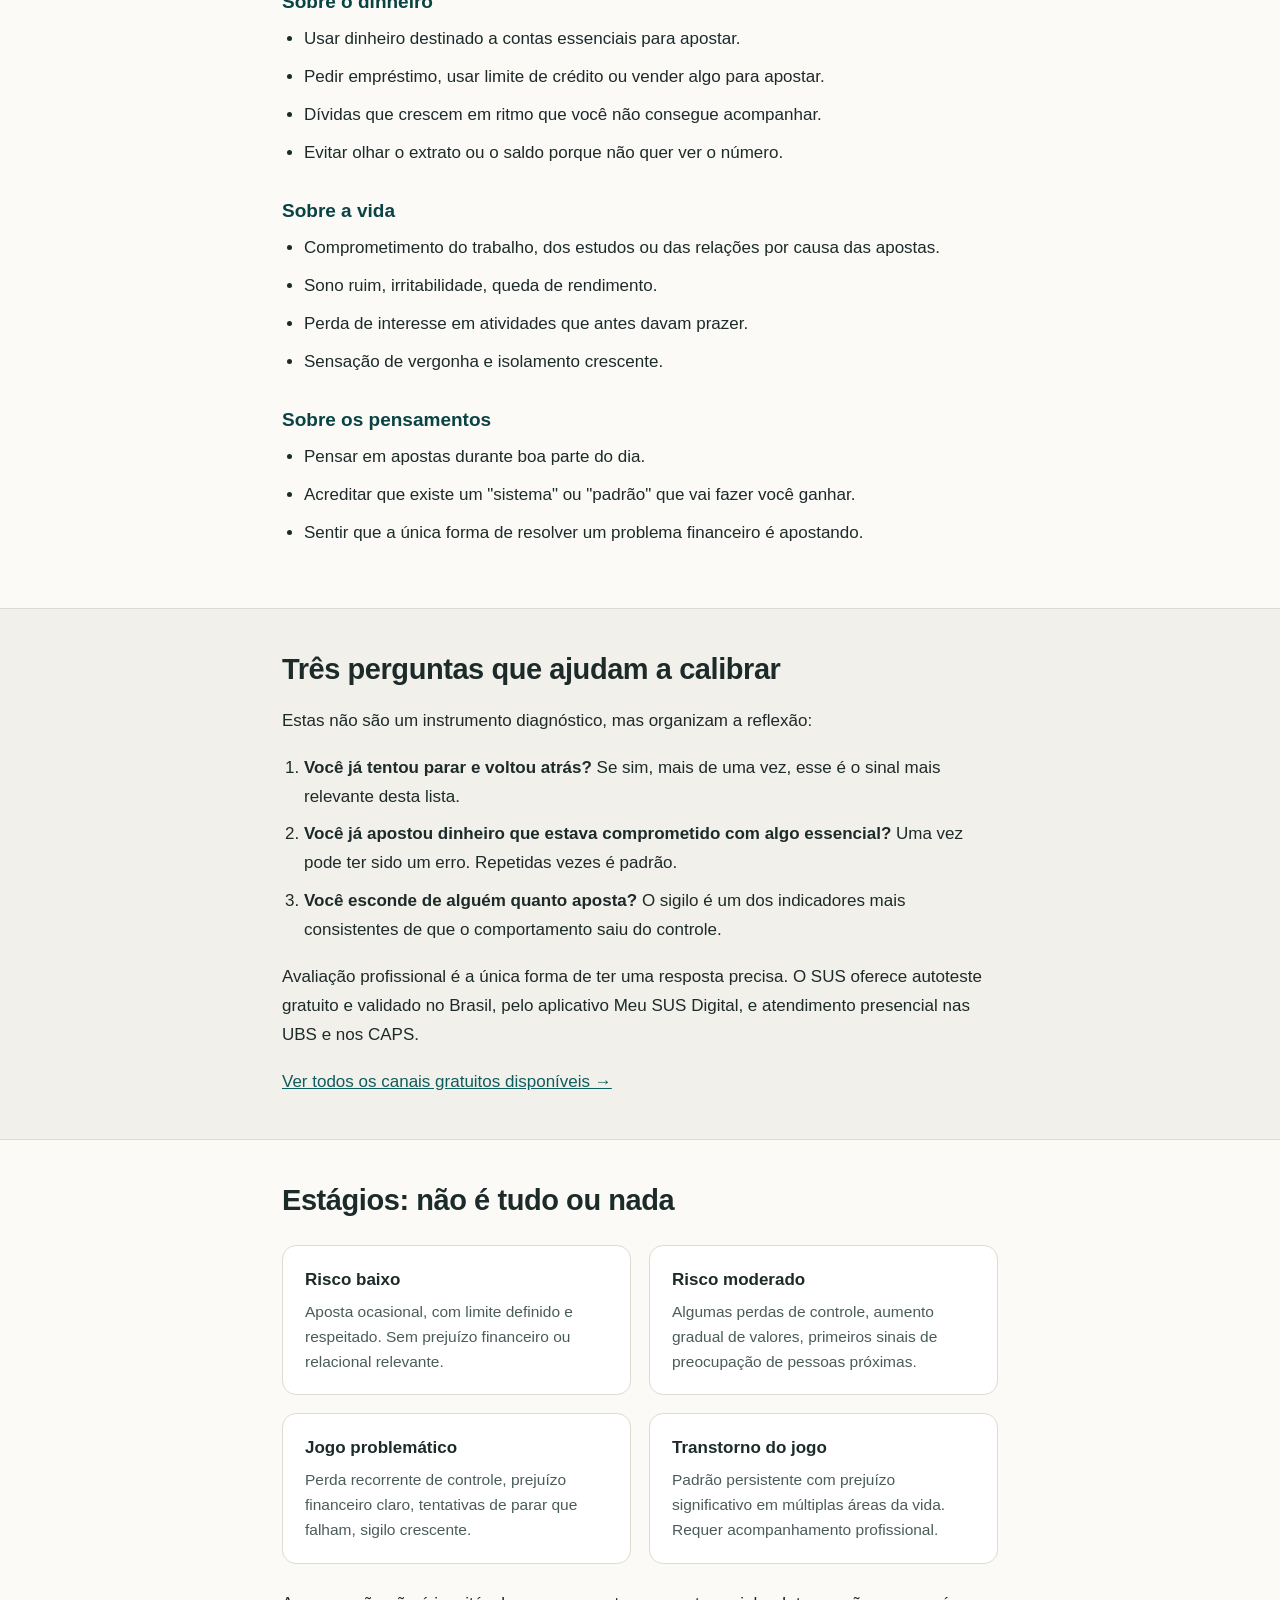
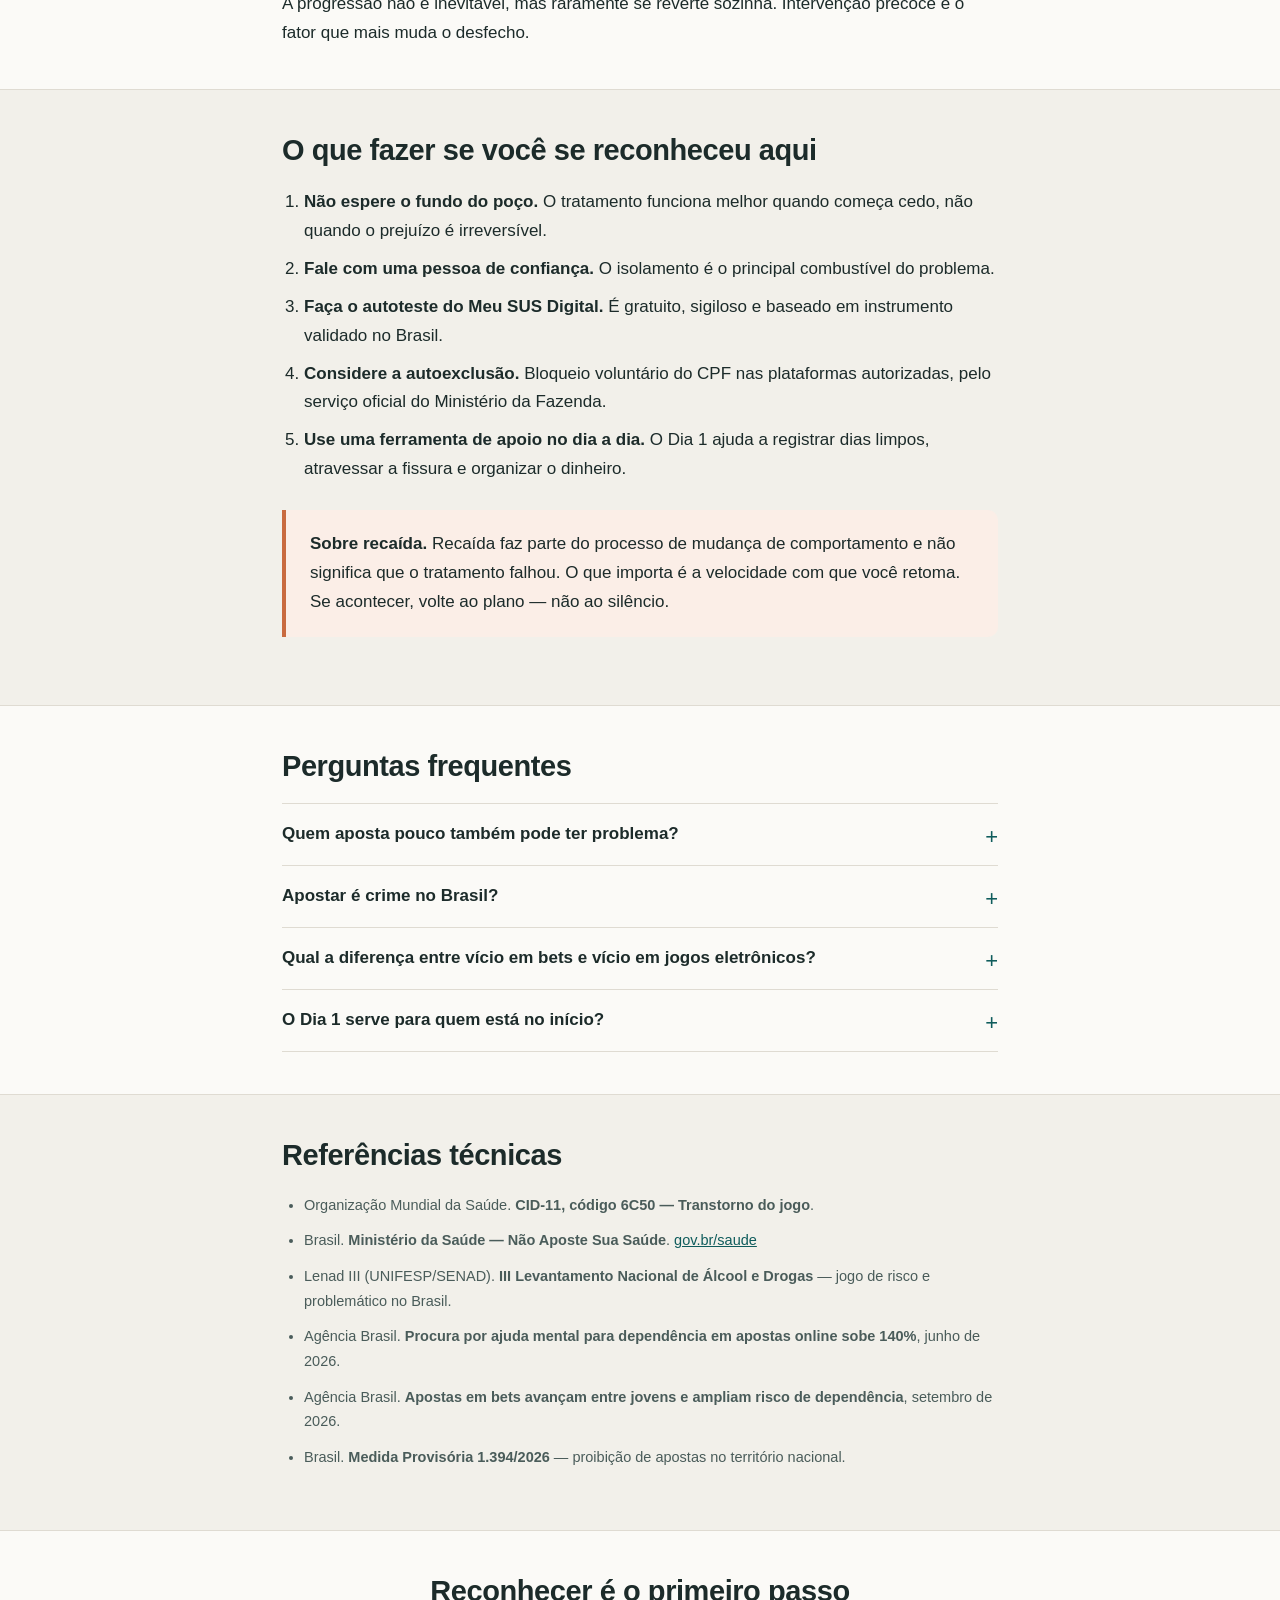
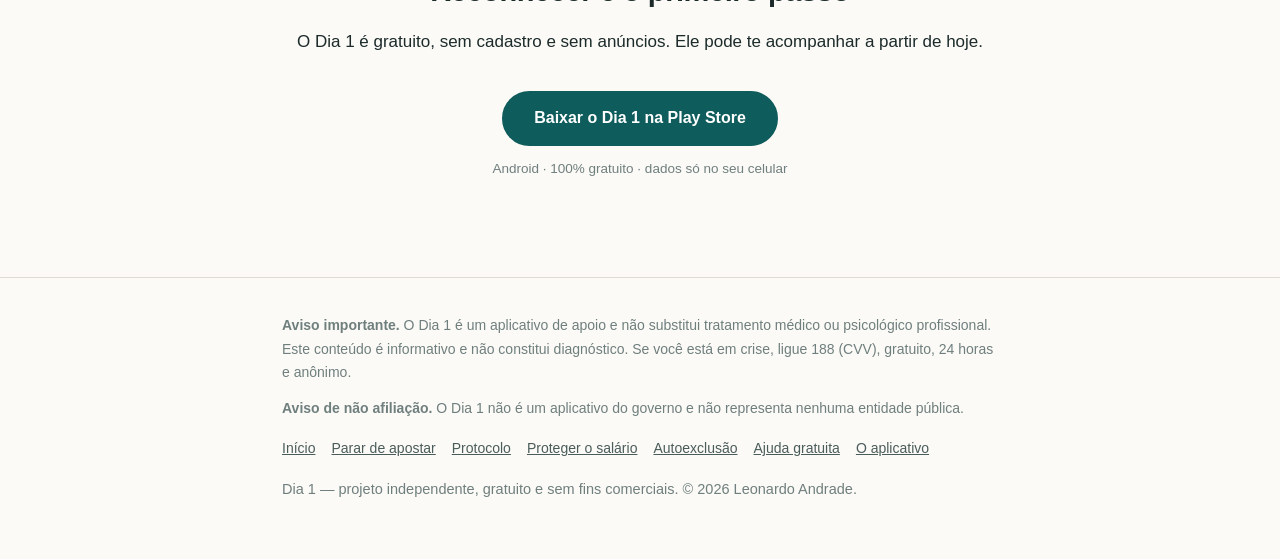
<file: vicio-em-bets-sintomas.html>
<!DOCTYPE html>
<html lang="pt-BR">
<head>
<meta charset="utf-8">
<meta name="viewport" content="width=device-width, initial-scale=1">
<title>Vício em bets: sintomas, sinais de alerta e quando buscar ajuda</title>
<meta name="description" content="Como identificar o vício em apostas online: sinais de alerta, critérios do transtorno do jogo, quando a brincadeira vira problema e onde buscar ajuda gratuita no Brasil.">
<link rel="canonical" href="https://leoandradefr.github.io/dia1/vicio-em-bets-sintomas.html">
<meta name="robots" content="index, follow">
<meta name="author" content="Leonardo Andrade">
<meta name="theme-color" content="#0f5c5c">
<meta property="og:type" content="article">
<meta property="og:locale" content="pt_BR">
<meta property="og:site_name" content="Dia 1">
<meta property="og:title" content="Vício em bets: sintomas, sinais de alerta e quando buscar ajuda">
<meta property="og:description" content="Como identificar o vício em apostas online e quando buscar ajuda gratuita.">
<meta property="og:url" content="https://leoandradefr.github.io/dia1/vicio-em-bets-sintomas.html">
<meta name="twitter:card" content="summary_large_image">
<link rel="stylesheet" href="style.css">
<script type="application/ld+json">
{
  "@context": "https://schema.org",
  "@type": "Article",
  "headline": "Vício em bets: sintomas, sinais de alerta e quando buscar ajuda",
  "description": "Sinais de alerta do transtorno do jogo e orientação sobre quando buscar ajuda gratuita.",
  "inLanguage": "pt-BR",
  "author": {"@type": "Person", "name": "Leonardo Brazão de Andrade"},
  "publisher": {"@type": "Organization", "name": "Dia 1"},
  "datePublished": "2026-11-09",
  "dateModified": "2026-11-09",
  "mainEntityOfPage": {"@type": "WebPage", "@id": "https://leoandradefr.github.io/dia1/vicio-em-bets-sintomas.html"}
}
</script>
</head>
<body>
<a class="skip-link" href="#conteudo">Ir para o conteúdo</a>
<header class="site">
  <div class="wrap-wide">
    <a class="brand" href="index.html">Dia 1 <span>— apoio contra o vício em apostas</span></a>
    <nav class="site">
      <a href="como-parar-de-apostar.html">Parar de apostar</a>
      <a href="protocolo-nao-recupere.html">Protocolo</a>
      <a href="proteger-salario-de-apostas.html">Proteger o salário</a>
      <a href="autoexclusao-apostas.html">Autoexclusão</a>
      <a href="onde-buscar-ajuda-gratuita.html">Ajuda gratuita</a>
    </nav>
  </div>
</header>

<main id="conteudo">
  <div class="wrap">
    <div class="hero">
      <h1>Vício em bets: como saber se virou problema</h1>
      <p class="lead">Apostar não vira dependência de um dia para o outro, e o sinal mais importante não é a quantidade de dinheiro perdido — é a dificuldade de parar quando você decide parar.</p>
      <a class="btn" href="https://play.google.com/store/apps/details?id=br.com.leonardo_andrade.dia1&amp;hl=pt_BR">Baixar o Dia 1 gratuitamente</a>
      <span class="btn-note">Android · gratuito · sem cadastro · dados só no seu celular</span>
    </div>
  </div>

  <section class="alt">
    <div class="wrap">
      <h2>O que é o transtorno do jogo</h2>
      <p>A Organização Mundial da Saúde reconhece o transtorno do jogo na CID-11, sob o código 6C50, como um problema de saúde caracterizado por dificuldade persistente em controlar a prática de jogos de azar, com prejuízos crescentes em áreas importantes da vida. Não é uma questão moral nem uma escolha consciente continuada — é um padrão de comportamento com critérios diagnósticos definidos, como qualquer outro transtorno.</p>
      <p>No Brasil, o Lenad III (Levantamento Nacional de Álcool e Drogas), conduzido pela UNIFESP em parceria com a SENAD, aponta cerca de 10,9 milhões de pessoas com algum nível de jogo de risco ou problemático. A popularização das apostas online ampliou esse contingente de forma acelerada, e a procura por atendimento em saúde mental relacionada a apostas cresceu perto de 140% em cinco anos, segundo o Ministério da Saúde.</p>
      <div class="callout">
        <p><strong>Um ponto que costuma aliviar quem chega aqui:</strong> o fato de você estar lendo isso e se perguntando se tem um problema é, em si, um sinal favorável. Quem está em negação completa raramente faz essa busca.</p>
      </div>
    </div>
  </section>

  <section>
    <div class="wrap">
      <h2>Sinais de alerta</h2>
      <p>Nenhum item isolado define diagnóstico. O que importa é o conjunto e a tendência ao longo do tempo.</p>
      <h3>Sobre o comportamento</h3>
      <ul>
        <li>Apostar quantias maiores ou por mais tempo do que pretendia.</li>
        <li>Tentar parar ou reduzir e não conseguir, mesmo querendo.</li>
        <li>Ficar irritado, ansioso ou inquieto quando tenta parar.</li>
        <li>Apostar para "recuperar" perdas anteriores, com valores cada vez maiores.</li>
        <li>Mentir sobre quanto aposta ou esconder o comportamento de pessoas próximas.</li>
        <li>Precisar de apostas cada vez maiores para sentir o mesmo efeito.</li>
      </ul>
      <h3>Sobre o dinheiro</h3>
      <ul>
        <li>Usar dinheiro destinado a contas essenciais para apostar.</li>
        <li>Pedir empréstimo, usar limite de crédito ou vender algo para apostar.</li>
        <li>Dívidas que crescem em ritmo que você não consegue acompanhar.</li>
        <li>Evitar olhar o extrato ou o saldo porque não quer ver o número.</li>
      </ul>
      <h3>Sobre a vida</h3>
      <ul>
        <li>Comprometimento do trabalho, dos estudos ou das relações por causa das apostas.</li>
        <li>Sono ruim, irritabilidade, queda de rendimento.</li>
        <li>Perda de interesse em atividades que antes davam prazer.</li>
        <li>Sensação de vergonha e isolamento crescente.</li>
      </ul>
      <h3>Sobre os pensamentos</h3>
      <ul>
        <li>Pensar em apostas durante boa parte do dia.</li>
        <li>Acreditar que existe um "sistema" ou "padrão" que vai fazer você ganhar.</li>
        <li>Sentir que a única forma de resolver um problema financeiro é apostando.</li>
      </ul>
    </div>
  </section>

  <section class="alt">
    <div class="wrap">
      <h2>Três perguntas que ajudam a calibrar</h2>
      <p>Estas não são um instrumento diagnóstico, mas organizam a reflexão:</p>
      <ol>
        <li><strong>Você já tentou parar e voltou atrás?</strong> Se sim, mais de uma vez, esse é o sinal mais relevante desta lista.</li>
        <li><strong>Você já apostou dinheiro que estava comprometido com algo essencial?</strong> Uma vez pode ter sido um erro. Repetidas vezes é padrão.</li>
        <li><strong>Você esconde de alguém quanto aposta?</strong> O sigilo é um dos indicadores mais consistentes de que o comportamento saiu do controle.</li>
      </ol>
      <p>Avaliação profissional é a única forma de ter uma resposta precisa. O SUS oferece autoteste gratuito e validado no Brasil, pelo aplicativo Meu SUS Digital, e atendimento presencial nas UBS e nos CAPS.</p>
      <p><a href="onde-buscar-ajuda-gratuita.html">Ver todos os canais gratuitos disponíveis →</a></p>
    </div>
  </section>

  <section>
    <div class="wrap">
      <h2>Estágios: não é tudo ou nada</h2>
      <div class="cards">
        <div class="card">
          <h3>Risco baixo</h3>
          <p>Aposta ocasional, com limite definido e respeitado. Sem prejuízo financeiro ou relacional relevante.</p>
        </div>
        <div class="card">
          <h3>Risco moderado</h3>
          <p>Algumas perdas de controle, aumento gradual de valores, primeiros sinais de preocupação de pessoas próximas.</p>
        </div>
        <div class="card">
          <h3>Jogo problemático</h3>
          <p>Perda recorrente de controle, prejuízo financeiro claro, tentativas de parar que falham, sigilo crescente.</p>
        </div>
        <div class="card">
          <h3>Transtorno do jogo</h3>
          <p>Padrão persistente com prejuízo significativo em múltiplas áreas da vida. Requer acompanhamento profissional.</p>
        </div>
      </div>
      <p>A progressão não é inevitável, mas raramente se reverte sozinha. Intervenção precoce é o fator que mais muda o desfecho.</p>
    </div>
  </section>

  <section class="alt">
    <div class="wrap">
      <h2>O que fazer se você se reconheceu aqui</h2>
      <ol>
        <li><strong>Não espere o fundo do poço.</strong> O tratamento funciona melhor quando começa cedo, não quando o prejuízo é irreversível.</li>
        <li><strong>Fale com uma pessoa de confiança.</strong> O isolamento é o principal combustível do problema.</li>
        <li><strong>Faça o autoteste do Meu SUS Digital.</strong> É gratuito, sigiloso e baseado em instrumento validado no Brasil.</li>
        <li><strong>Considere a autoexclusão.</strong> Bloqueio voluntário do CPF nas plataformas autorizadas, pelo serviço oficial do Ministério da Fazenda.</li>
        <li><strong>Use uma ferramenta de apoio no dia a dia.</strong> O Dia 1 ajuda a registrar dias limpos, atravessar a fissura e organizar o dinheiro.</li>
      </ol>
      <div class="callout callout-warm">
        <p><strong>Sobre recaída.</strong> Recaída faz parte do processo de mudança de comportamento e não significa que o tratamento falhou. O que importa é a velocidade com que você retoma. Se acontecer, volte ao plano — não ao silêncio.</p>
      </div>
    </div>
  </section>

  <section>
    <div class="wrap">
      <h2>Perguntas frequentes</h2>
      <div class="faq">
        <details>
          <summary>Quem aposta pouco também pode ter problema?</summary>
          <p>Sim. O valor apostado não é o critério principal. O que define é a perda de controle e o prejuízo associado. Há pessoas com apostas de valor baixo e sofrimento significativo.</p>
        </details>
        <details>
          <summary>Apostar é crime no Brasil?</summary>
          <p>Em setembro de 2026, a Medida Provisória 1.394/2026 proibiu em todo o país a exploração, oferta, intermediação e publicidade de apostas. O foco da lei está nos operadores, não em quem aposta. Para quem já desenvolveu dependência, o cuidado continua sendo necessário.</p>
        </details>
        <details>
          <summary>Qual a diferença entre vício em bets e vício em jogos eletrônicos?</summary>
          <p>São transtornos distintos com mecanismos parcialmente diferentes. O transtorno do jogo envolve aposta com dinheiro e recompensa financeira variável. O transtorno de jogos eletrônicos (também na CID-11) envolve o comportamento de jogo digital sem aposta financeira. Podem coexistir.</p>
        </details>
        <details>
          <summary>O Dia 1 serve para quem está no início?</summary>
          <p>Serve para qualquer estágio, mas é especialmente útil para quem ainda está tentando reduzir sem apoio. Ele é gratuito, não pede cadastro e não substitui tratamento.</p>
        </details>
      </div>
    </div>
  </section>

  <section class="alt">
    <div class="wrap">
      <h2>Referências técnicas</h2>
      <ul class="refs">
        <li>Organização Mundial da Saúde. <strong>CID-11, código 6C50 — Transtorno do jogo</strong>.</li>
        <li>Brasil. <strong>Ministério da Saúde — Não Aposte Sua Saúde</strong>. <a href="https://www.gov.br/saude/pt-br/assuntos/saude-de-a-a-z/s/saude-mental/nao-aposte-sua-saude" rel="noopener">gov.br/saude</a></li>
        <li>Lenad III (UNIFESP/SENAD). <strong>III Levantamento Nacional de Álcool e Drogas</strong> — jogo de risco e problemático no Brasil.</li>
        <li>Agência Brasil. <strong>Procura por ajuda mental para dependência em apostas online sobe 140%</strong>, junho de 2026.</li>
        <li>Agência Brasil. <strong>Apostas em bets avançam entre jovens e ampliam risco de dependência</strong>, setembro de 2026.</li>
        <li>Brasil. <strong>Medida Provisória 1.394/2026</strong> — proibição de apostas no território nacional.</li>
      </ul>
    </div>
  </section>

  <section>
    <div class="wrap center">
      <h2>Reconhecer é o primeiro passo</h2>
      <p>O Dia 1 é gratuito, sem cadastro e sem anúncios. Ele pode te acompanhar a partir de hoje.</p>
      <div class="btn-row">
        <a class="btn" href="https://play.google.com/store/apps/details?id=br.com.leonardo_andrade.dia1&amp;hl=pt_BR">Baixar o Dia 1 na Play Store</a>
        <span class="btn-note">Android · 100% gratuito · dados só no seu celular</span>
      </div>
    </div>
  </section>
</main>

<footer class="site">
  <div class="wrap">
    <p><strong>Aviso importante.</strong> O Dia 1 é um aplicativo de apoio e não substitui tratamento médico ou psicológico profissional. Este conteúdo é informativo e não constitui diagnóstico. Se você está em crise, ligue 188 (CVV), gratuito, 24 horas e anônimo.</p>
    <p><strong>Aviso de não afiliação.</strong> O Dia 1 não é um aplicativo do governo e não representa nenhuma entidade pública.</p>
    <div class="foot-links">
      <a href="index.html">Início</a>
      <a href="como-parar-de-apostar.html">Parar de apostar</a>
      <a href="protocolo-nao-recupere.html">Protocolo</a>
      <a href="proteger-salario-de-apostas.html">Proteger o salário</a>
      <a href="autoexclusao-apostas.html">Autoexclusão</a>
      <a href="onde-buscar-ajuda-gratuita.html">Ajuda gratuita</a>
      <a href="app.html">O aplicativo</a>
    </div>
    <p class="small">Dia 1 — projeto independente, gratuito e sem fins comerciais. © 2026 Leonardo Andrade.</p>
  </div>
</footer>
</body>
</html>
</file>
<file: style.css>
/* Dia 1 — site institucional
   Design: limpo, acolhedor, alta legibilidade, sem dependências externas.
   Paleta: verde-petróleo (calma/estabilidade) + areia quente (acolhimento). */

:root {
  --bg: #fbfaf7;
  --bg-alt: #f2f0ea;
  --ink: #1c2b2a;
  --ink-soft: #4a5c5a;
  --ink-mute: #6f7f7d;
  --brand: #0f5c5c;
  --brand-dark: #0a4343;
  --brand-light: #e3efee;
  --accent: #c96a3f;
  --accent-soft: #fbeee7;
  --line: #dfdbd2;
  --white: #ffffff;
  --radius: 14px;
  --maxw: 760px;
  --maxw-wide: 1080px;
  --font: -apple-system, BlinkMacSystemFont, "Segoe UI", Roboto, "Helvetica Neue", Arial, sans-serif;
}

* { box-sizing: border-box; }

html {
  scroll-behavior: smooth;
  -webkit-text-size-adjust: 100%;
}

body {
  margin: 0;
  background: var(--bg);
  color: var(--ink);
  font-family: var(--font);
  font-size: 17px;
  line-height: 1.7;
  -webkit-font-smoothing: antialiased;
}

/* ---------- Estrutura ---------- */

.wrap {
  width: 100%;
  max-width: var(--maxw);
  margin: 0 auto;
  padding: 0 22px;
}

.wrap-wide {
  width: 100%;
  max-width: var(--maxw-wide);
  margin: 0 auto;
  padding: 0 22px;
}

header.site {
  border-bottom: 1px solid var(--line);
  background: var(--bg);
  position: sticky;
  top: 0;
  z-index: 20;
}

header.site .wrap-wide {
  display: flex;
  align-items: center;
  justify-content: space-between;
  gap: 16px;
  min-height: 62px;
  flex-wrap: wrap;
}

.brand {
  font-weight: 700;
  font-size: 18px;
  letter-spacing: -0.01em;
  color: var(--brand);
  text-decoration: none;
  white-space: nowrap;
}

.brand span {
  color: var(--ink-mute);
  font-weight: 500;
}

nav.site {
  display: flex;
  gap: 18px;
  flex-wrap: wrap;
}

nav.site a {
  color: var(--ink-soft);
  text-decoration: none;
  font-size: 14.5px;
  font-weight: 500;
  padding: 4px 0;
  border-bottom: 2px solid transparent;
  transition: color .15s, border-color .15s;
}

nav.site a:hover,
nav.site a:focus {
  color: var(--brand);
  border-bottom-color: var(--brand);
}

main { display: block; }

/* ---------- Hero ---------- */

.hero {
  padding: 56px 0 40px;
  text-align: center;
}

.hero h1 {
  font-size: clamp(28px, 5vw, 40px);
  line-height: 1.22;
  letter-spacing: -0.02em;
  margin: 0 0 18px;
  font-weight: 700;
  color: var(--ink);
}

.hero p.lead {
  font-size: clamp(17px, 2.2vw, 19.5px);
  color: var(--ink-soft);
  max-width: 620px;
  margin: 0 auto 30px;
  line-height: 1.65;
}

/* ---------- Botões ---------- */

.btn {
  display: inline-block;
  background: var(--brand);
  color: var(--white);
  text-decoration: none;
  font-weight: 600;
  font-size: 16px;
  padding: 15px 30px;
  border-radius: 999px;
  border: 2px solid var(--brand);
  transition: background .15s, transform .1s;
  line-height: 1.3;
}

.btn:hover, .btn:focus {
  background: var(--brand-dark);
  border-color: var(--brand-dark);
  transform: translateY(-1px);
}

.btn-outline {
  background: transparent;
  color: var(--brand);
}

.btn-outline:hover, .btn-outline:focus {
  background: var(--brand-light);
  color: var(--brand-dark);
}

.btn-note {
  display: block;
  font-size: 13.5px;
  color: var(--ink-mute);
  margin-top: 12px;
}

.btn-row {
  text-align: center;
  margin: 34px 0;
}

/* ---------- Seções ---------- */

section {
  padding: 42px 0;
}

section.alt {
  background: var(--bg-alt);
  border-top: 1px solid var(--line);
  border-bottom: 1px solid var(--line);
}

h2 {
  font-size: clamp(23px, 3.4vw, 29px);
  line-height: 1.3;
  letter-spacing: -0.015em;
  margin: 0 0 18px;
  font-weight: 700;
}

h3 {
  font-size: 19px;
  line-height: 1.4;
  margin: 30px 0 10px;
  font-weight: 650;
  color: var(--brand-dark);
}

p { margin: 0 0 18px; }

p:last-child { margin-bottom: 0; }

a { color: var(--brand); }

ul, ol {
  margin: 0 0 18px;
  padding-left: 22px;
}

li { margin-bottom: 9px; }

strong { font-weight: 650; }

/* ---------- Cards de funcionalidades ---------- */

.cards {
  display: grid;
  grid-template-columns: repeat(auto-fit, minmax(240px, 1fr));
  gap: 18px;
  margin: 26px 0;
}

.card {
  background: var(--white);
  border: 1px solid var(--line);
  border-radius: var(--radius);
  padding: 22px 22px 20px;
}

.card h3 {
  margin: 0 0 8px;
  font-size: 17px;
  color: var(--ink);
}

.card p {
  font-size: 15.5px;
  color: var(--ink-soft);
  margin: 0;
  line-height: 1.6;
}

/* ---------- Callout ---------- */

.callout {
  background: var(--brand-light);
  border-left: 4px solid var(--brand);
  border-radius: 0 10px 10px 0;
  padding: 20px 24px;
  margin: 26px 0;
}

.callout p { margin-bottom: 10px; }
.callout p:last-child { margin-bottom: 0; }

.callout-warm {
  background: var(--accent-soft);
  border-left-color: var(--accent);
}

/* ---------- FAQ ---------- */

.faq details {
  border-bottom: 1px solid var(--line);
  padding: 16px 0;
}

.faq details:first-of-type { border-top: 1px solid var(--line); }

.faq summary {
  font-weight: 650;
  cursor: pointer;
  font-size: 17px;
  color: var(--ink);
  list-style: none;
  position: relative;
  padding-right: 28px;
}

.faq summary::-webkit-details-marker { display: none; }

.faq summary::after {
  content: "+";
  position: absolute;
  right: 0;
  top: -2px;
  font-size: 22px;
  font-weight: 400;
  color: var(--brand);
}

.faq details[open] summary::after { content: "−"; }

.faq details p {
  margin-top: 12px;
  color: var(--ink-soft);
  font-size: 16px;
}

/* ---------- Referências ---------- */

.refs {
  font-size: 14.5px;
  color: var(--ink-soft);
}

.refs li { margin-bottom: 11px; }

.refs a { color: var(--brand); }

/* ---------- Autor ---------- */

.author {
  display: flex;
  gap: 20px;
  align-items: flex-start;
  background: var(--white);
  border: 1px solid var(--line);
  border-radius: var(--radius);
  padding: 24px;
  margin: 26px 0;
}

.author-text { font-size: 15.5px; color: var(--ink-soft); }

.author-text p:last-child { margin-bottom: 0; }

/* ---------- Avisos ---------- */

.notice {
  font-size: 14px;
  color: var(--ink-mute);
  line-height: 1.65;
  background: var(--bg-alt);
  border: 1px solid var(--line);
  border-radius: 10px;
  padding: 18px 20px;
  margin: 26px 0;
}

.notice strong { color: var(--ink-soft); }

/* ---------- Footer ---------- */

footer.site {
  border-top: 1px solid var(--line);
  padding: 36px 0 46px;
  margin-top: 20px;
  font-size: 14px;
  color: var(--ink-mute);
}

footer.site p { margin-bottom: 12px; }

footer.site a { color: var(--ink-soft); }

footer.site .foot-links {
  display: flex;
  gap: 16px;
  flex-wrap: wrap;
  margin: 16px 0;
}

/* ---------- Utilidades ---------- */

.center { text-align: center; }

.small { font-size: 14.5px; color: var(--ink-mute); }

.skip-link {
  position: absolute;
  left: -9999px;
}

.skip-link:focus {
  left: 12px;
  top: 12px;
  background: var(--brand);
  color: white;
  padding: 10px 16px;
  border-radius: 8px;
  z-index: 99;
}

/* ---------- Responsivo ---------- */

@media (max-width: 620px) {
  body { font-size: 16.5px; }
  .hero { padding: 38px 0 26px; }
  section { padding: 32px 0; }
  .btn { width: 100%; text-align: center; }
  .author { flex-direction: column; gap: 12px; }
  nav.site { gap: 14px; }
  nav.site a { font-size: 14px; }
}

@media (prefers-reduced-motion: reduce) {
  html { scroll-behavior: auto; }
  * { transition: none !important; }
}
</file>
